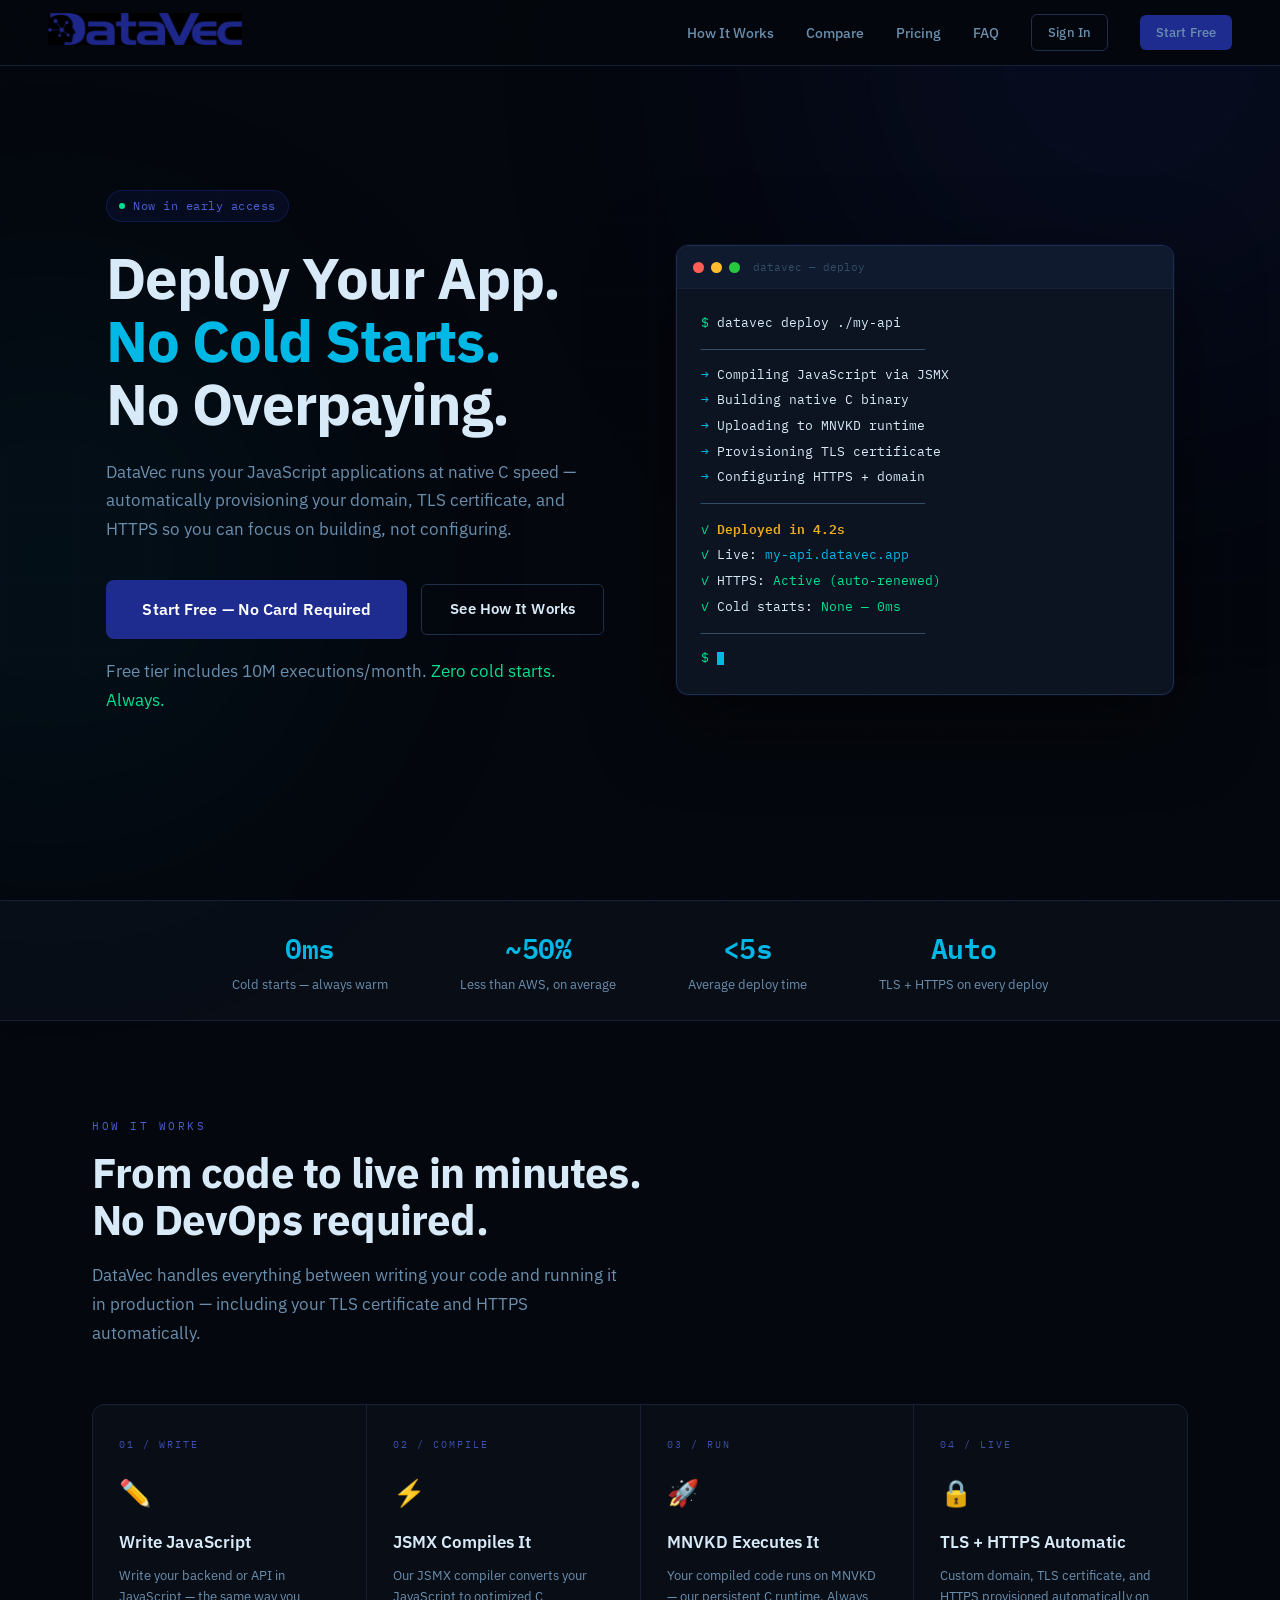
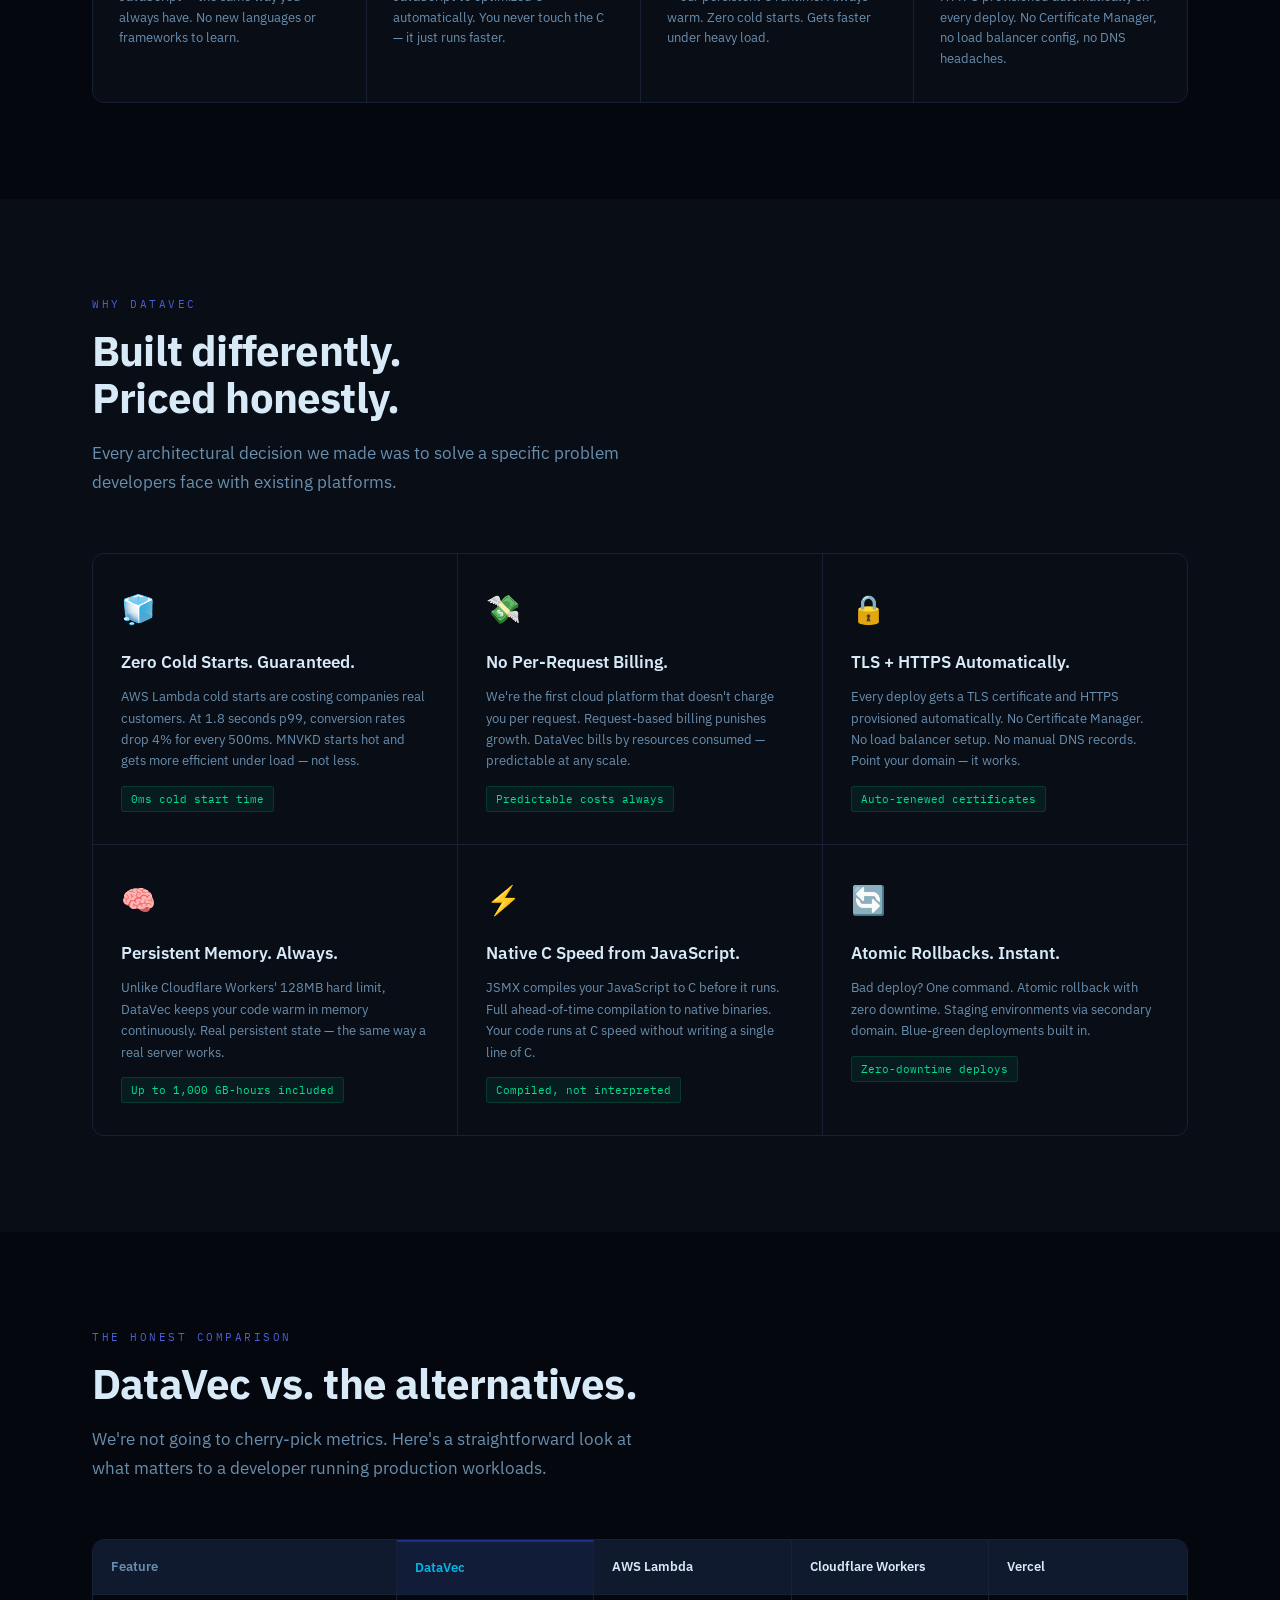
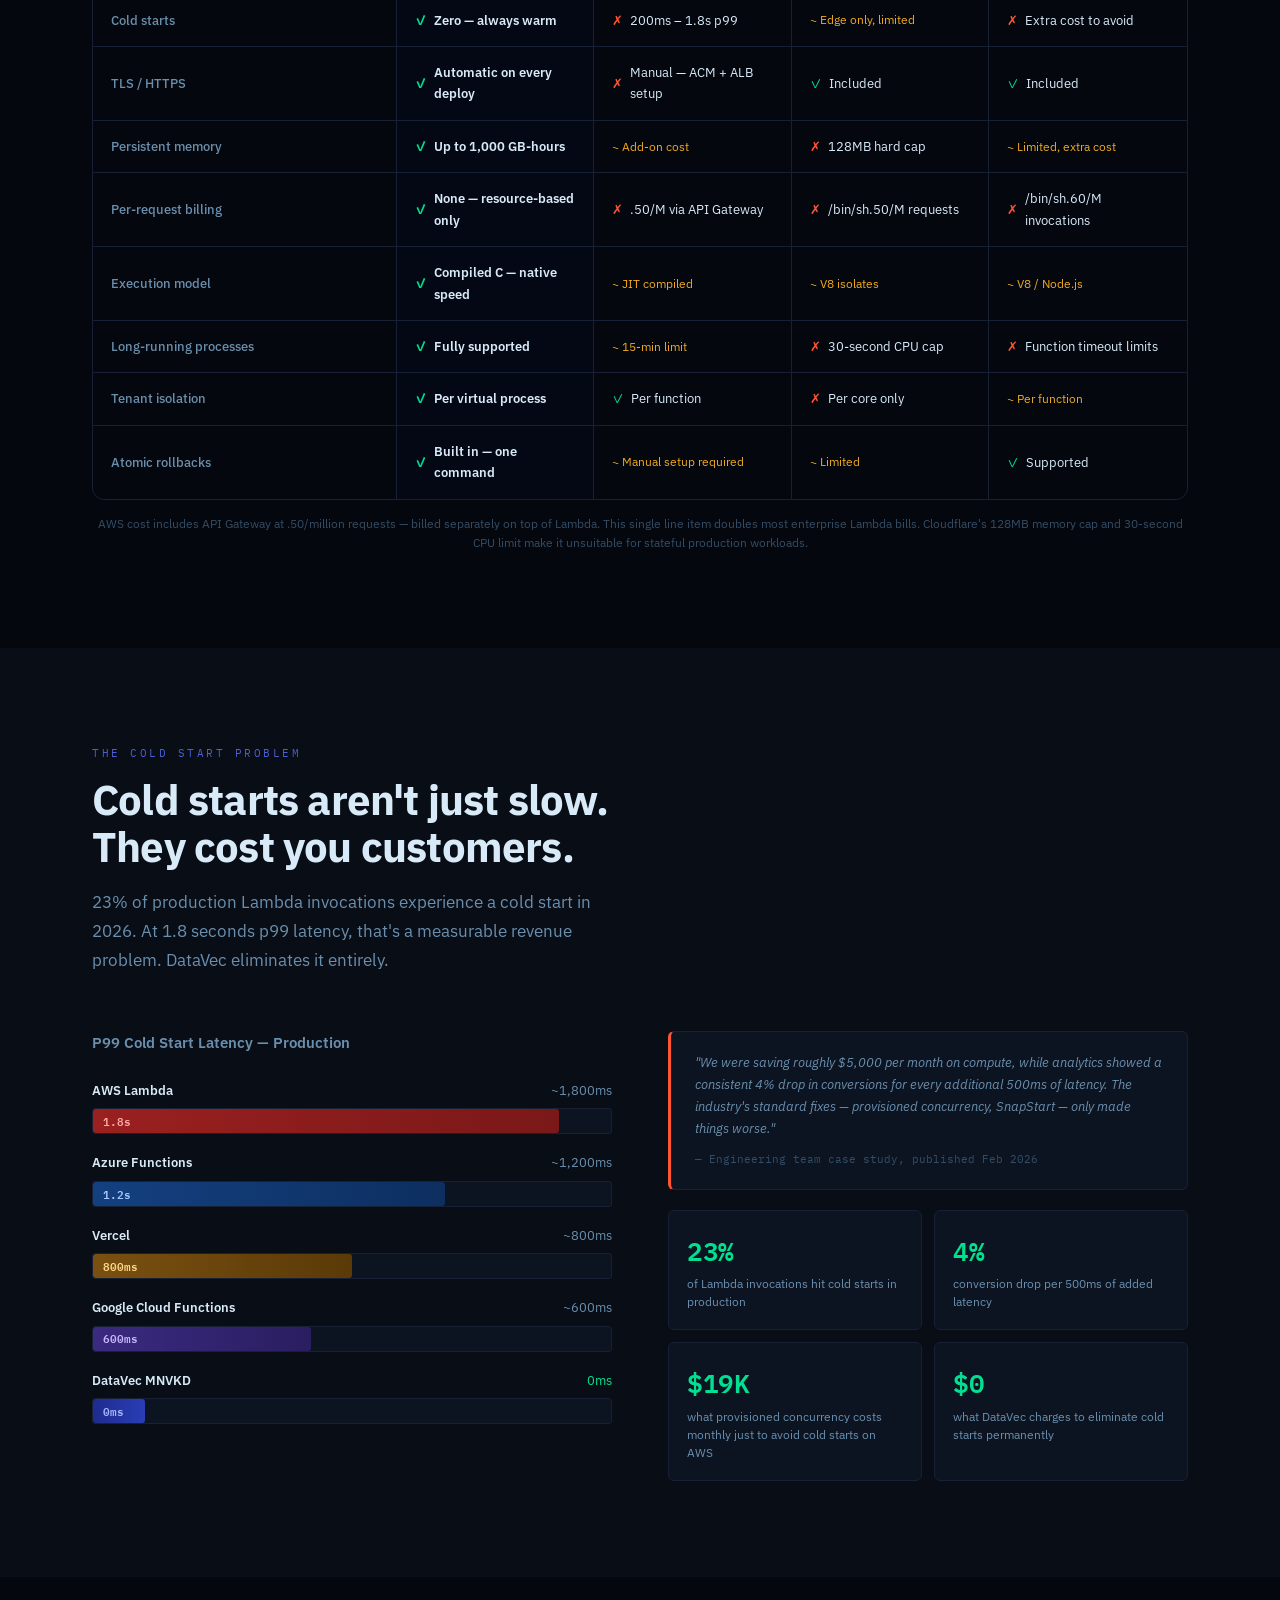
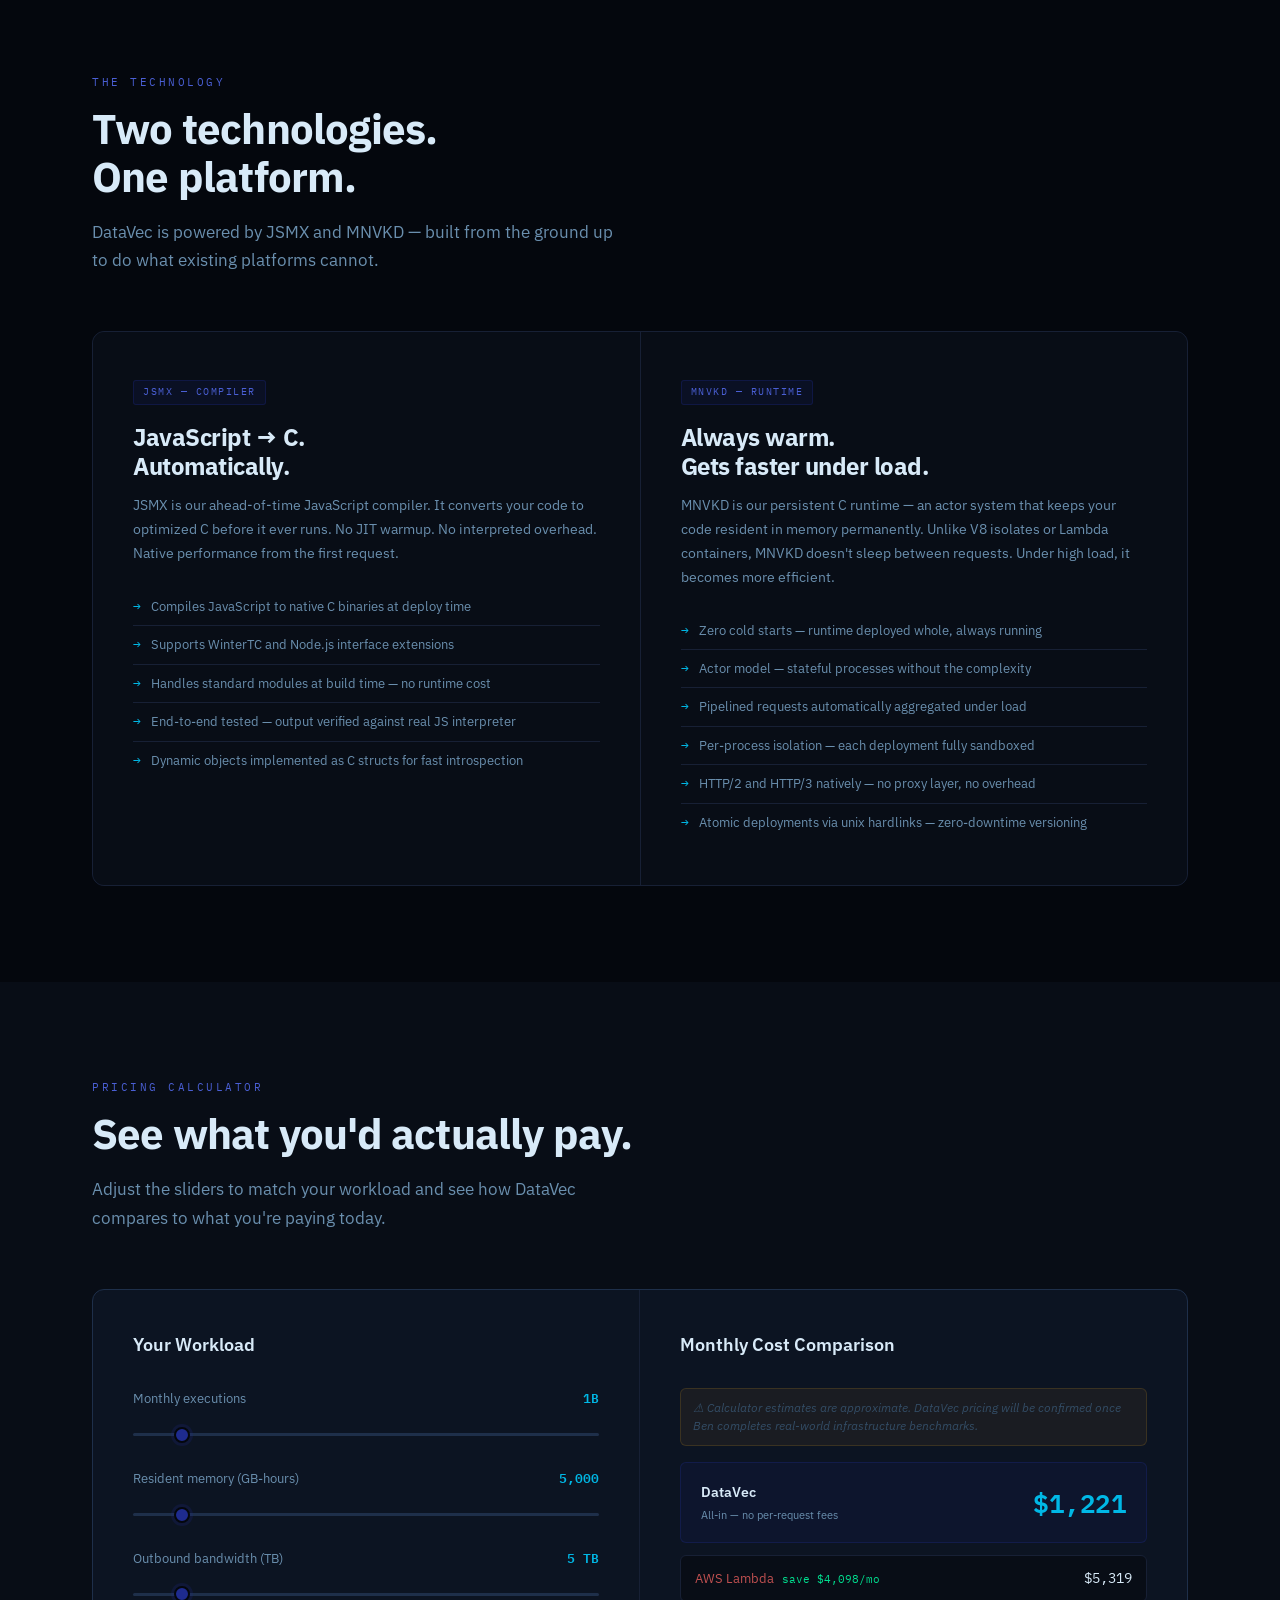
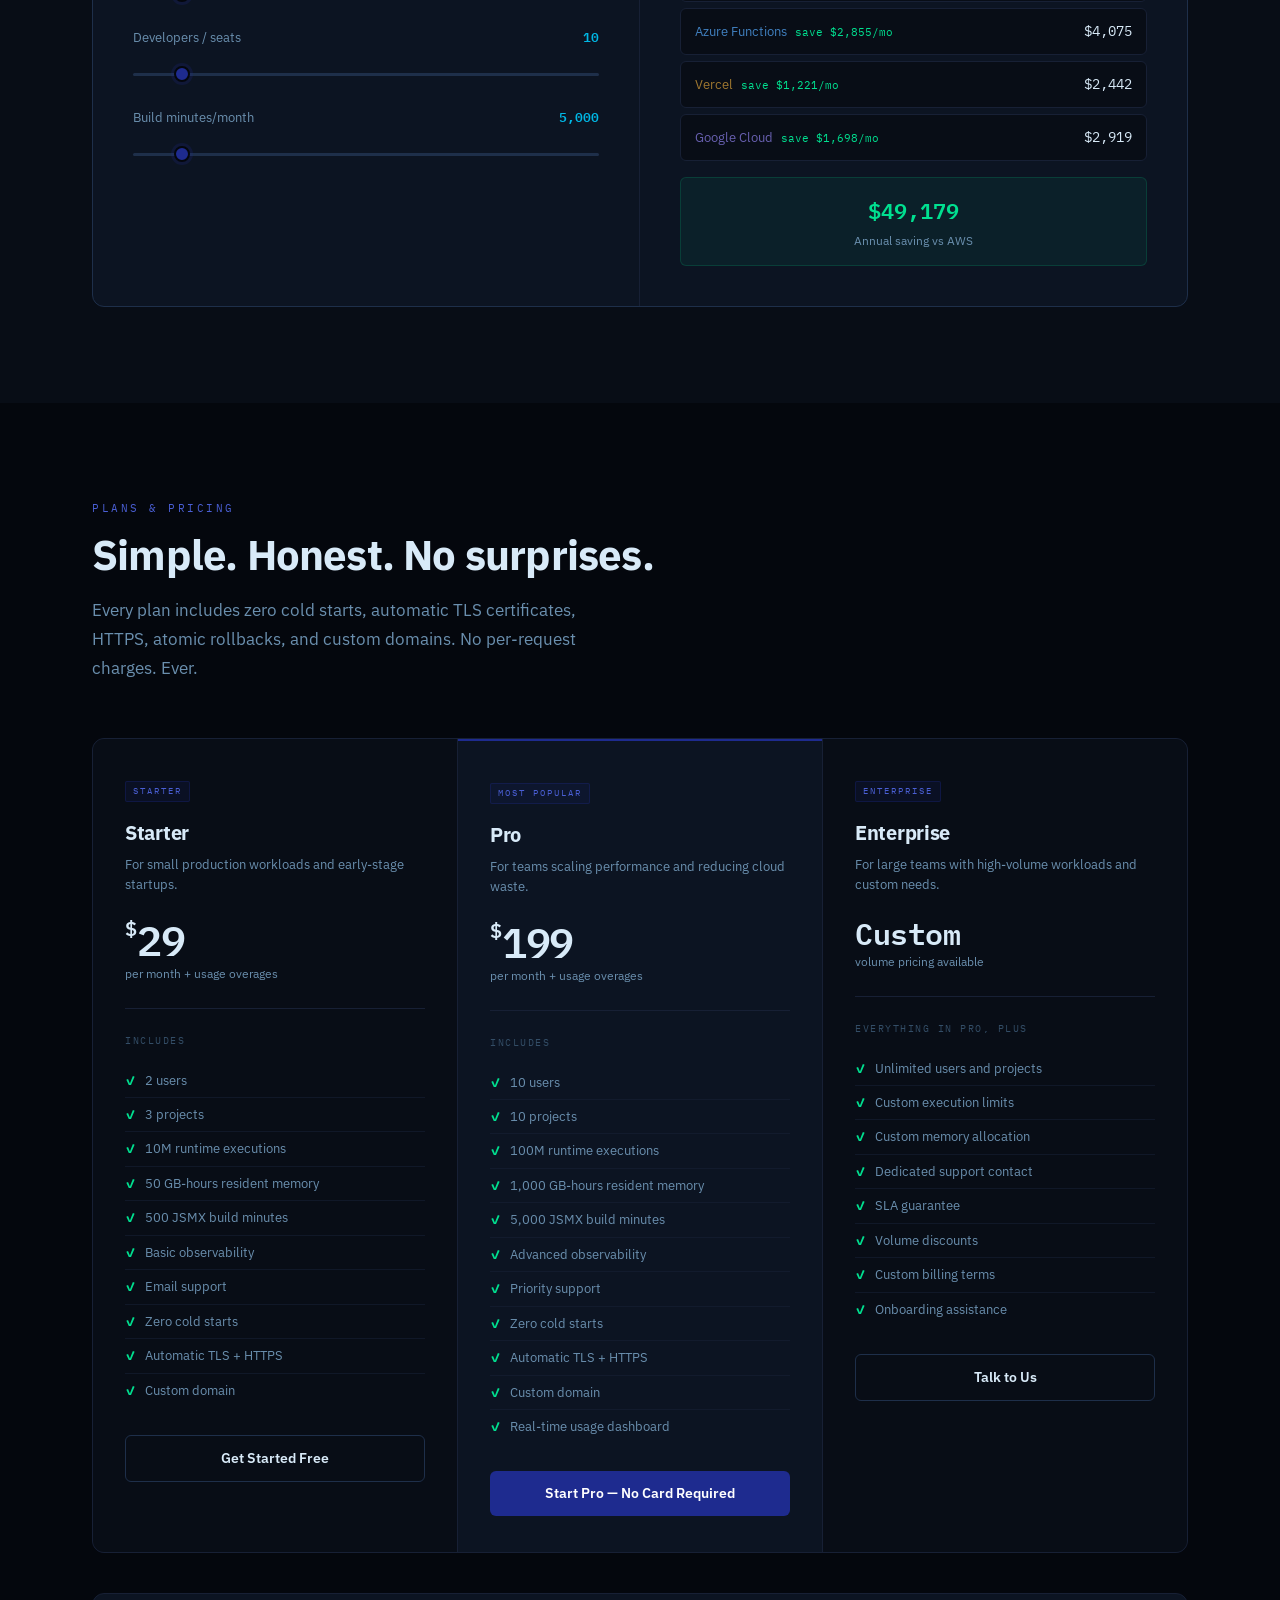
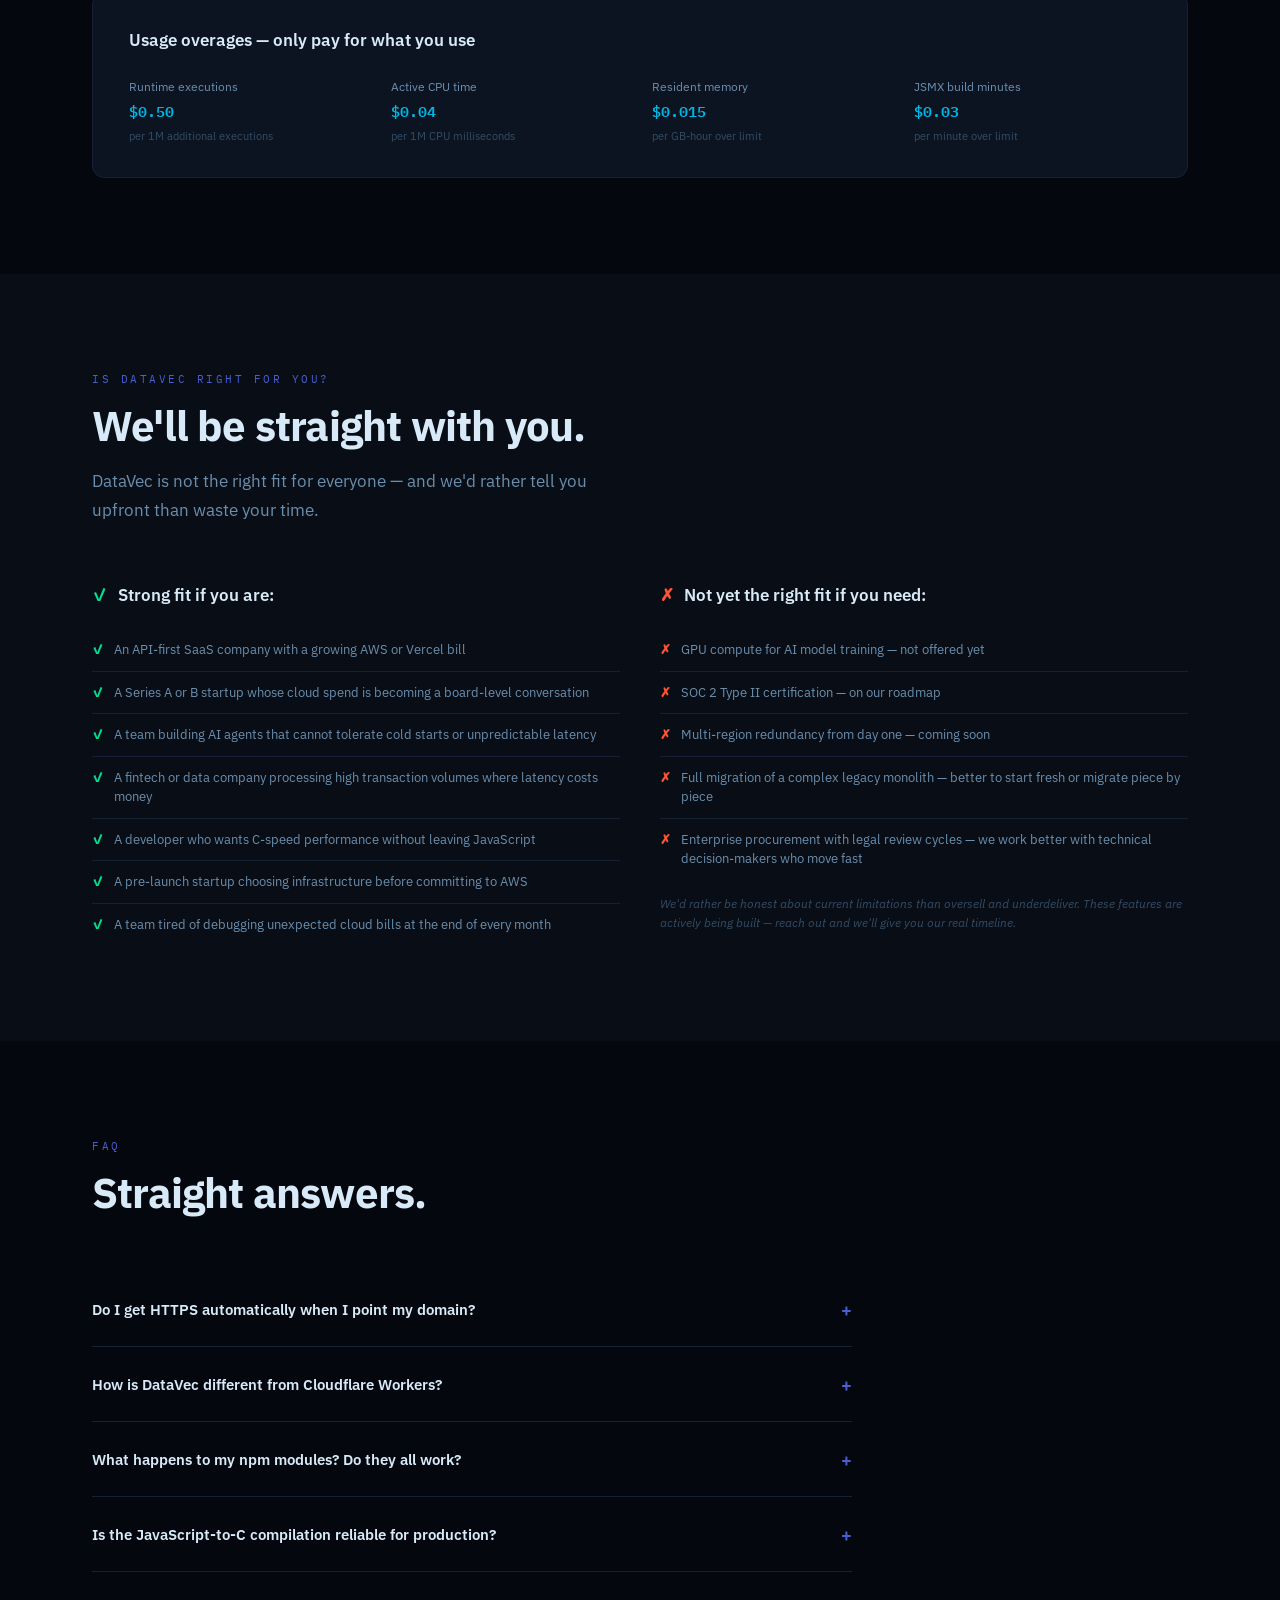
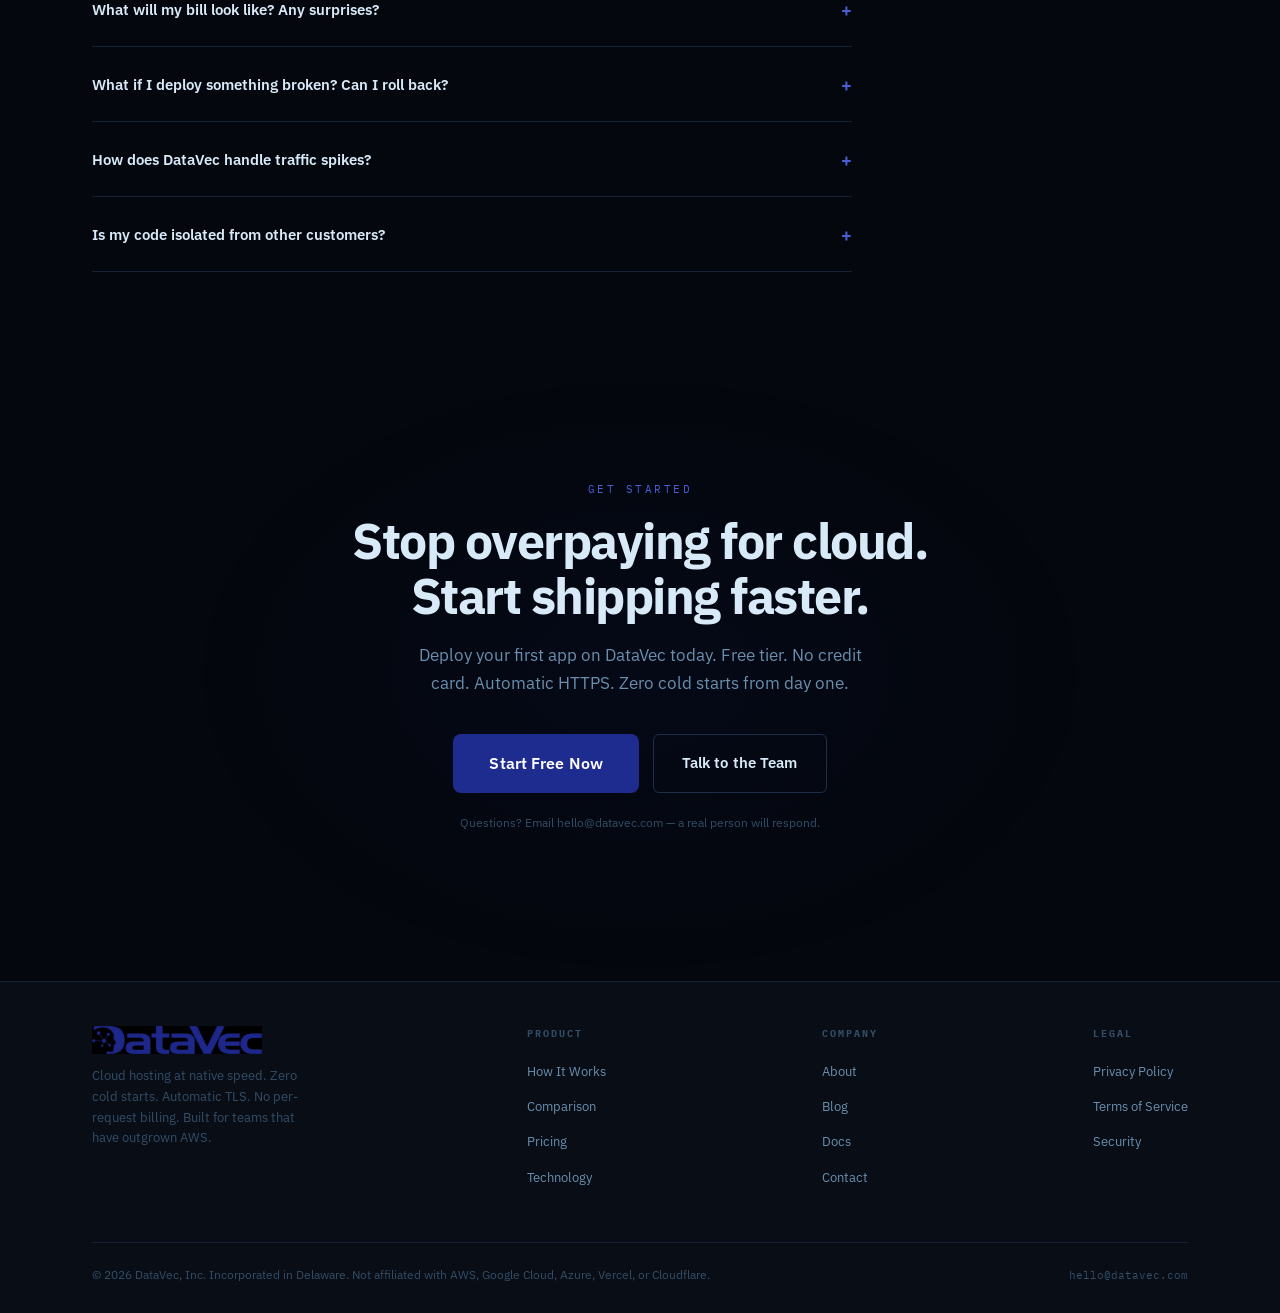
<file: v5/index.html>
<!DOCTYPE html>
<html lang="en">
<head>
<meta charset="UTF-8" />
<meta name="viewport" content="width=device-width, initial-scale=1.0" />
<title>DataVec — Cloud Hosting at Native Speed</title>
<link href="https://fonts.googleapis.com/css2?family=IBM+Plex+Sans:wght@300;400;500;600;700&family=IBM+Plex+Mono:wght@400;500;600&display=swap" rel="stylesheet" />
<style>
:root {
  --bg: #04070d;
  --bg2: #080d16;
  --surface: #0c1422;
  --surface2: #101a2e;
  --border: #172035;
  --border2: #1e2f4a;
  --accent: #00b8e6;
  --accent2: #00e090;
  --accent3: #ff5533;
  --brand: #1E2B8F;
  --brand2: #2a3db5;
  --brand-light: #4a5fd4;
  --warn: #f0aa20;
  --text: #d8eaf8;
  --text2: #6a8fae;
  --text3: #334d66;
  --mono: 'IBM Plex Mono', monospace;
  --body: 'IBM Plex Sans', sans-serif;
  --radius: 6px;
  --radius-lg: 12px;
}
* { margin:0; padding:0; box-sizing:border-box; }
html { scroll-behavior:smooth; }
body { background:var(--bg); color:var(--text); font-family:var(--body); font-size:16px; line-height:1.65; overflow-x:hidden; }
body::before { content:''; position:fixed; inset:0; background-image:linear-gradient(rgba(30,43,143,0.04) 1px,transparent 1px),linear-gradient(90deg,rgba(30,43,143,0.04) 1px,transparent 1px); background-size:72px 72px; pointer-events:none; z-index:0; }
.orb { position:fixed; border-radius:50%; filter:blur(140px); pointer-events:none; z-index:0; }
.orb-1 { width:700px; height:700px; background:#1E2B8F; top:-300px; right:-200px; opacity:0.15; }
.orb-2 { width:500px; height:500px; background:#00b8e6; bottom:10%; left:-200px; opacity:0.07; }
.container { max-width:1160px; margin:0 auto; padding:0 32px; position:relative; z-index:1; }
section { position:relative; z-index:1; }

/* NAV */
nav { position:fixed; top:0; left:0; right:0; z-index:100; padding:0 48px; height:66px; display:flex; align-items:center; justify-content:space-between; background:rgba(4,7,13,0.92); backdrop-filter:blur(20px); border-bottom:1px solid var(--border); }
.nav-logo img { height:32px; width:auto; display:block; }
.nav-links { display:flex; gap:32px; list-style:none; align-items:center; }
.nav-links a { color:var(--text2); text-decoration:none; font-size:14px; font-weight:500; transition:color 0.15s; }
.nav-links a:hover { color:var(--text); }
.btn { display:inline-flex; align-items:center; gap:8px; padding:9px 20px; border-radius:var(--radius); font-family:var(--body); font-size:14px; font-weight:600; cursor:pointer; text-decoration:none; transition:all 0.15s; border:none; letter-spacing:0.1px; }
.btn-primary { background:var(--brand); color:#fff; }
.btn-primary:hover { background:var(--brand2); transform:translateY(-1px); }
.btn-outline { background:transparent; color:var(--text); border:1px solid var(--border2); }
.btn-outline:hover { border-color:var(--accent); color:var(--accent); }
.btn-lg { padding:12px 28px; font-size:15px; }
.btn-xl { padding:16px 36px; font-size:16px; border-radius:8px; }

/* HERO */
.hero { min-height:100vh; display:flex; align-items:center; padding:120px 0 80px; }
.hero-inner { max-width:1160px; margin:0 auto; padding:0 32px; display:grid; grid-template-columns:1fr 1fr; gap:72px; align-items:center; }
.hero-badge { display:inline-flex; align-items:center; gap:8px; padding:5px 12px; background:rgba(30,43,143,0.15); border:1px solid rgba(30,43,143,0.4); border-radius:100px; font-size:12px; color:var(--brand-light); font-family:var(--mono); margin-bottom:24px; letter-spacing:0.5px; }
.hero-badge-dot { width:6px; height:6px; background:var(--accent2); border-radius:50%; animation:pulse 2s infinite; }
@keyframes pulse { 0%,100%{opacity:1}50%{opacity:0.3} }
.hero h1 { font-family:var(--body); font-size:clamp(38px,4.5vw,58px); font-weight:700; line-height:1.1; letter-spacing:-1px; margin-bottom:22px; color:var(--text); }
.hero h1 em { font-style:normal; color:var(--accent); }
.hero p { font-size:17px; color:var(--text2); line-height:1.7; margin-bottom:36px; max-width:480px; }
.hero-cta { display:flex; gap:14px; align-items:center; flex-wrap:wrap; }
.hero-note { font-size:13px; color:var(--text3); margin-top:18px; }
.hero-note span { color:var(--accent2); }

/* TERMINAL */
.terminal { background:var(--surface); border:1px solid var(--border2); border-radius:var(--radius-lg); overflow:hidden; font-family:var(--mono); font-size:13px; box-shadow:0 24px 80px rgba(0,0,0,0.5),0 0 0 1px rgba(30,43,143,0.2); }
.terminal-bar { padding:12px 16px; background:var(--surface2); border-bottom:1px solid var(--border); display:flex; align-items:center; gap:7px; }
.dot { width:11px; height:11px; border-radius:50%; }
.dot-r { background:#ff5f57; } .dot-y { background:#febc2e; } .dot-g { background:#28c840; }
.terminal-title { color:var(--text3); font-size:11px; margin-left:6px; }
.terminal-body { padding:22px 24px; line-height:1.9; }
.terminal-line { margin-bottom:1px; }
.t-prompt { color:var(--accent2); } .t-cmd { color:var(--text); } .t-dim { color:var(--text3); }
.t-success { color:var(--accent2); } .t-info { color:var(--accent); } .t-highlight { color:var(--warn); font-weight:600; }
.cursor { display:inline-block; width:7px; height:13px; background:var(--accent); vertical-align:middle; animation:blink 1.1s infinite; }
@keyframes blink { 0%,100%{opacity:1}50%{opacity:0} }

/* STAT STRIP */
.stat-strip { border-top:1px solid var(--border); border-bottom:1px solid var(--border); background:var(--bg2); padding:24px 0; }
.stat-strip-inner { display:flex; justify-content:center; gap:72px; flex-wrap:wrap; }
.stat-item { text-align:center; }
.stat-num { font-family:var(--mono); font-size:28px; font-weight:600; color:var(--accent); display:block; letter-spacing:-0.5px; }
.stat-label { font-size:13px; color:var(--text2); margin-top:3px; }

/* SECTION HEADERS */
.section-label { font-family:var(--mono); font-size:11px; color:var(--brand-light); letter-spacing:2.5px; text-transform:uppercase; margin-bottom:14px; }
.section-title { font-family:var(--body); font-size:clamp(28px,3.5vw,42px); font-weight:700; letter-spacing:-0.8px; line-height:1.12; margin-bottom:18px; }
.section-sub { font-size:17px; color:var(--text2); max-width:540px; line-height:1.7; }

/* HOW IT WORKS */
.how { padding:96px 0; }
.steps { display:grid; grid-template-columns:repeat(4,1fr); gap:1px; margin-top:56px; background:var(--border); border:1px solid var(--border); border-radius:var(--radius-lg); overflow:hidden; }
.step { background:var(--bg2); padding:32px 26px; transition:background 0.15s; }
.step:hover { background:var(--surface); }
.step-num { font-family:var(--mono); font-size:10px; color:var(--brand-light); letter-spacing:2px; margin-bottom:18px; opacity:0.8; }
.step-icon { font-size:26px; margin-bottom:14px; display:block; }
.step h3 { font-size:17px; font-weight:600; margin-bottom:10px; }
.step p { font-size:13px; color:var(--text2); line-height:1.6; }

/* WHY */
.why { padding:96px 0; background:var(--bg2); }
.cards { display:grid; grid-template-columns:repeat(3,1fr); gap:1px; margin-top:56px; background:var(--border); border:1px solid var(--border); border-radius:var(--radius-lg); overflow:hidden; }
.card { background:var(--bg2); padding:32px 28px; transition:background 0.15s; }
.card:hover { background:var(--surface); }
.card-icon { font-size:28px; margin-bottom:16px; display:block; }
.card h3 { font-size:17px; font-weight:600; margin-bottom:10px; }
.card p { font-size:13px; color:var(--text2); line-height:1.65; }
.card-highlight { display:inline-block; margin-top:14px; font-family:var(--mono); font-size:11px; color:var(--accent2); background:rgba(0,224,144,0.07); border:1px solid rgba(0,224,144,0.15); padding:3px 9px; border-radius:3px; }

/* COMPARISON */
.compare { padding:96px 0; }
.compare-table { margin-top:56px; border:1px solid var(--border); border-radius:var(--radius-lg); overflow:hidden; }
.compare-row { display:grid; grid-template-columns:2fr 1.3fr 1.3fr 1.3fr 1.3fr; border-bottom:1px solid var(--border); }
.compare-row:last-child { border-bottom:none; }
.compare-header { background:var(--surface2); }
.compare-cell { padding:15px 18px; font-size:13px; display:flex; align-items:center; gap:7px; border-right:1px solid var(--border); }
.compare-cell:last-child { border-right:none; }
.compare-header .compare-cell { font-size:13px; font-weight:600; }
.compare-header .compare-cell:nth-child(2) { background:rgba(30,43,143,0.12); color:var(--accent); border-top:2px solid var(--brand); }
.compare-row:not(.compare-header):hover { background:var(--surface); }
.compare-feature { color:var(--text2); font-weight:500; }
.check { color:var(--accent2); } .cross { color:var(--accent3); } .partial { color:var(--warn); font-size:12px; }
.dv-cell { background:rgba(30,43,143,0.06); font-weight:600; color:var(--text); }
.compare-note { margin-top:14px; font-size:12px; color:var(--text3); text-align:center; line-height:1.6; }

/* COLD START */
.coldstart { padding:96px 0; background:var(--bg2); }
.cs-grid { display:grid; grid-template-columns:1fr 1fr; gap:56px; margin-top:56px; align-items:start; }
.cs-bar-item { margin-bottom:18px; }
.cs-bar-label { display:flex; justify-content:space-between; font-size:13px; color:var(--text2); margin-bottom:7px; }
.cs-bar-label strong { color:var(--text); font-weight:600; }
.cs-bar-track { height:26px; background:var(--surface); border-radius:3px; overflow:hidden; border:1px solid var(--border); }
.cs-bar-fill { height:100%; border-radius:3px; display:flex; align-items:center; padding-left:10px; font-family:var(--mono); font-size:11px; font-weight:600; }
.fill-aws { background:linear-gradient(90deg,#9b2020,#7a1818); color:#ffaaaa; width:90%; }
.fill-azure { background:linear-gradient(90deg,#144080,#0d2f60); color:#aac8ff; width:68%; }
.fill-vercel { background:linear-gradient(90deg,#7a5010,#5a3a08); color:#ffd88a; width:50%; }
.fill-gcp { background:linear-gradient(90deg,#3a2a80,#2a1e60); color:#c8b8ff; width:42%; }
.fill-dv { background:linear-gradient(90deg,#1E2B8F,#2a3db5); color:#aab8ff; width:3%; min-width:52px; }
.cs-quote { background:var(--surface); border:1px solid var(--border); border-left:3px solid var(--accent3); border-radius:var(--radius); padding:20px 24px; margin-bottom:20px; }
.cs-quote p { font-size:13px; color:var(--text2); line-height:1.7; font-style:italic; }
.cs-quote cite { display:block; margin-top:10px; font-size:11px; color:var(--text3); font-style:normal; font-family:var(--mono); }
.cs-stat-row { display:grid; grid-template-columns:1fr 1fr; gap:12px; }
.cs-stat { background:var(--surface); border:1px solid var(--border); border-radius:var(--radius); padding:18px; }
.cs-stat-num { font-family:var(--mono); font-size:26px; font-weight:600; color:var(--accent2); display:block; letter-spacing:-0.5px; }
.cs-stat-label { font-size:12px; color:var(--text2); margin-top:4px; line-height:1.5; }

/* TECH */
.tech { padding:96px 0; }
.tech-grid { display:grid; grid-template-columns:1fr 1fr; gap:1px; margin-top:56px; background:var(--border); border:1px solid var(--border); border-radius:var(--radius-lg); overflow:hidden; }
.tech-card { background:var(--bg2); padding:44px 40px; }
.tech-tag { display:inline-block; font-family:var(--mono); font-size:10px; color:var(--brand-light); background:rgba(30,43,143,0.12); border:1px solid rgba(30,43,143,0.3); padding:3px 9px; border-radius:3px; margin-bottom:18px; letter-spacing:1.5px; }
.tech-card h3 { font-size:24px; font-weight:700; letter-spacing:-0.5px; margin-bottom:14px; line-height:1.2; }
.tech-card p { font-size:14px; color:var(--text2); line-height:1.7; margin-bottom:22px; }
.tech-list { list-style:none; }
.tech-list li { font-size:13px; color:var(--text2); padding:8px 0; border-bottom:1px solid var(--border); display:flex; align-items:flex-start; gap:10px; }
.tech-list li:last-child { border-bottom:none; }
.tech-list li::before { content:'→'; color:var(--accent); flex-shrink:0; font-family:var(--mono); }

/* CALCULATOR */
.calculator { padding:96px 0; background:var(--bg2); }
.calc-wrap { margin-top:56px; background:var(--surface); border:1px solid var(--border2); border-radius:var(--radius-lg); overflow:hidden; }
.calc-top { display:grid; grid-template-columns:1fr 1fr; }
.calc-inputs { padding:40px; border-right:1px solid var(--border); }
.calc-inputs h3 { font-size:18px; font-weight:600; margin-bottom:28px; }
.slider-group { margin-bottom:24px; }
.slider-label { display:flex; justify-content:space-between; align-items:baseline; margin-bottom:8px; font-size:13px; color:var(--text2); }
.slider-val { font-family:var(--mono); font-size:13px; color:var(--accent); font-weight:600; }
input[type=range] { width:100%; height:3px; -webkit-appearance:none; background:var(--border2); border-radius:2px; outline:none; }
input[type=range]::-webkit-slider-thumb { -webkit-appearance:none; width:16px; height:16px; border-radius:50%; background:var(--brand); cursor:pointer; border:2px solid var(--bg); box-shadow:0 0 0 3px rgba(30,43,143,0.2); }
.calc-results { padding:40px; }
.calc-results h3 { font-size:18px; font-weight:600; margin-bottom:28px; }
.calc-note { font-size:12px; color:var(--text3); margin-bottom:16px; font-style:italic; line-height:1.5; padding:10px 12px; background:rgba(240,170,32,0.06); border:1px solid rgba(240,170,32,0.15); border-radius:var(--radius); }
.result-dv { background:rgba(30,43,143,0.1); border:1px solid rgba(30,43,143,0.3); border-radius:var(--radius); padding:18px 20px; margin-bottom:12px; display:flex; justify-content:space-between; align-items:center; }
.result-dv-label { font-size:14px; font-weight:600; }
.result-dv-sub { font-size:11px; color:var(--text2); margin-top:2px; }
.result-dv-price { font-family:var(--mono); font-size:26px; font-weight:600; color:var(--accent); letter-spacing:-0.5px; }
.result-competitor { display:flex; justify-content:space-between; align-items:center; padding:11px 14px; border-radius:var(--radius); margin-bottom:6px; background:var(--bg2); border:1px solid var(--border); }
.result-comp-left { display:flex; align-items:center; gap:8px; }
.result-comp-label { font-size:13px; color:var(--text2); }
.result-saving { font-size:11px; color:var(--accent2); font-family:var(--mono); }
.result-comp-price { font-family:var(--mono); font-size:14px; color:var(--text); }
.result-annual { margin-top:16px; padding:14px; background:rgba(0,224,144,0.06); border:1px solid rgba(0,224,144,0.15); border-radius:var(--radius); text-align:center; }
.result-annual-num { font-family:var(--mono); font-size:22px; font-weight:600; color:var(--accent2); display:block; }
.result-annual-label { font-size:12px; color:var(--text2); margin-top:2px; }

/* PRICING */
.pricing { padding:96px 0; }
.pricing-grid { display:grid; grid-template-columns:repeat(3,1fr); gap:1px; margin-top:56px; background:var(--border); border:1px solid var(--border); border-radius:var(--radius-lg); overflow:hidden; }
.plan { background:var(--bg2); padding:36px 32px; }
.plan-featured { background:var(--surface); border-top:2px solid var(--brand); }
.plan-badge { display:inline-block; font-family:var(--mono); font-size:9px; color:var(--brand-light); background:rgba(30,43,143,0.12); border:1px solid rgba(30,43,143,0.3); padding:2px 7px; border-radius:2px; letter-spacing:2px; text-transform:uppercase; margin-bottom:14px; }
.plan-name { font-size:20px; font-weight:700; letter-spacing:-0.3px; margin-bottom:6px; }
.plan-desc { font-size:13px; color:var(--text2); margin-bottom:24px; line-height:1.5; }
.plan-price { font-family:var(--mono); font-size:42px; font-weight:600; letter-spacing:-1.5px; margin-bottom:4px; line-height:1; }
.plan-price sup { font-size:20px; vertical-align:top; margin-top:6px; letter-spacing:0; }
.plan-period { font-size:12px; color:var(--text2); margin-bottom:24px; }
.plan-divider { border:none; border-top:1px solid var(--border); margin:24px 0; }
.plan-includes { font-size:10px; color:var(--text3); text-transform:uppercase; letter-spacing:1.5px; font-family:var(--mono); margin-bottom:14px; }
.plan-features { list-style:none; }
.plan-features li { font-size:13px; color:var(--text2); padding:6px 0; display:flex; align-items:flex-start; gap:9px; border-bottom:1px solid rgba(23,32,53,0.6); }
.plan-features li:last-child { border-bottom:none; }
.plan-features li::before { content:'✓'; color:var(--accent2); flex-shrink:0; font-weight:700; font-size:12px; margin-top:1px; }
.plan-cta { display:block; text-align:center; margin-top:28px; padding:11px; border-radius:var(--radius); font-weight:600; font-size:14px; text-decoration:none; transition:all 0.15s; }
.plan-cta-primary { background:var(--brand); color:#fff; }
.plan-cta-primary:hover { background:var(--brand2); }
.plan-cta-outline { border:1px solid var(--border2); color:var(--text); }
.plan-cta-outline:hover { border-color:var(--brand-light); color:var(--brand-light); }
.overage-note { margin-top:40px; background:var(--surface); border:1px solid var(--border); border-radius:var(--radius-lg); padding:32px 36px; }
.overage-note h3 { font-size:17px; font-weight:600; margin-bottom:22px; }
.overage-grid { display:grid; grid-template-columns:repeat(4,1fr); gap:24px; }
.overage-metric { font-size:12px; color:var(--text2); margin-bottom:4px; }
.overage-price { font-family:var(--mono); font-size:15px; color:var(--accent); font-weight:600; }
.overage-unit { font-size:11px; color:var(--text3); margin-top:2px; }

/* WHO */
.who { padding:96px 0; background:var(--bg2); }
.who-grid { display:grid; grid-template-columns:1fr 1fr; gap:40px; margin-top:56px; }
.who-fits h3, .who-not h3 { font-size:17px; font-weight:600; margin-bottom:20px; display:flex; align-items:center; gap:10px; }
.who-list { list-style:none; }
.who-list li { padding:11px 0; font-size:13px; color:var(--text2); border-bottom:1px solid var(--border); display:flex; align-items:flex-start; gap:10px; line-height:1.5; }
.who-list li:last-child { border-bottom:none; }
.who-check { color:var(--accent2); flex-shrink:0; font-weight:700; }
.who-cross { color:var(--accent3); flex-shrink:0; font-weight:700; }
.who-note { margin-top:14px; font-size:12px; color:var(--text3); line-height:1.6; font-style:italic; }

/* FAQ */
.faq { padding:96px 0; }
.faq-list { margin-top:56px; max-width:760px; }
.faq-item { border-bottom:1px solid var(--border); }
.faq-q { width:100%; background:none; border:none; text-align:left; padding:22px 0; font-family:var(--body); font-size:15px; font-weight:600; color:var(--text); cursor:pointer; display:flex; justify-content:space-between; align-items:center; gap:16px; }
.faq-q:hover { color:var(--accent); }
.faq-icon { color:var(--brand-light); font-size:18px; flex-shrink:0; transition:transform 0.2s; font-family:var(--mono); }
.faq-a { max-height:0; overflow:hidden; transition:max-height 0.3s ease; }
.faq-a-inner { padding:0 0 22px; font-size:14px; color:var(--text2); line-height:1.75; }
.faq-item.open .faq-icon { transform:rotate(45deg); }
.faq-item.open .faq-a { max-height:400px; }

/* CTA */
.cta-section { padding:112px 0; text-align:center; position:relative; overflow:hidden; }
.cta-section::before { content:''; position:absolute; inset:0; background:radial-gradient(ellipse 50% 70% at 50% 50%,rgba(30,43,143,0.08) 0%,transparent 70%); pointer-events:none; }
.cta-section h2 { font-size:clamp(32px,4vw,50px); font-weight:700; letter-spacing:-1.5px; margin-bottom:18px; line-height:1.1; }
.cta-section p { font-size:17px; color:var(--text2); max-width:480px; margin:0 auto 36px; line-height:1.7; }
.cta-row { display:flex; gap:14px; justify-content:center; flex-wrap:wrap; }

/* FOOTER */
footer { border-top:1px solid var(--border); background:var(--bg2); padding:44px 0 28px; }
.footer-inner { display:flex; justify-content:space-between; align-items:flex-start; gap:48px; flex-wrap:wrap; margin-bottom:44px; }
.footer-logo img { height:28px; width:auto; display:block; margin-bottom:12px; }
.footer-brand p { font-size:13px; color:var(--text3); max-width:220px; line-height:1.6; }
.footer-links-group h4 { font-size:10px; color:var(--text3); text-transform:uppercase; letter-spacing:2px; font-family:var(--mono); margin-bottom:14px; }
.footer-links-group ul { list-style:none; }
.footer-links-group li { margin-bottom:9px; }
.footer-links-group a { font-size:13px; color:var(--text2); text-decoration:none; transition:color 0.15s; }
.footer-links-group a:hover { color:var(--accent); }
.footer-bottom { border-top:1px solid var(--border); padding-top:22px; display:flex; justify-content:space-between; align-items:center; flex-wrap:wrap; gap:14px; }
.footer-bottom p { font-size:12px; color:var(--text3); }

@media(max-width:900px){
  nav{padding:0 20px;} .nav-links{display:none;}
  .hero-inner{grid-template-columns:1fr;gap:40px;padding:0 20px;}
  .steps{grid-template-columns:1fr 1fr;} .cards{grid-template-columns:1fr;}
  .compare-row{grid-template-columns:1.5fr 1fr 1fr;}
  .compare-row .compare-cell:nth-child(4),.compare-row .compare-cell:nth-child(5){display:none;}
  .cs-grid{grid-template-columns:1fr;} .tech-grid{grid-template-columns:1fr;}
  .calc-top{grid-template-columns:1fr;} .calc-inputs{border-right:none;border-bottom:1px solid var(--border);}
  .pricing-grid{grid-template-columns:1fr;} .overage-grid{grid-template-columns:1fr 1fr;}
  .who-grid{grid-template-columns:1fr;} .stat-strip-inner{gap:36px;} .container{padding:0 20px;}
}
</style>
</head>
<body>
<div class="orb orb-1"></div>
<div class="orb orb-2"></div>

<!-- NAV -->
<nav>
  <a href="#"><img src="[data-uri]" alt="DataVec" style="height:32px;width:auto;" /></a>
  <ul class="nav-links">
    <li><a href="#how">How It Works</a></li>
    <li><a href="#compare">Compare</a></li>
    <li><a href="#pricing">Pricing</a></li>
    <li><a href="#faq">FAQ</a></li>
    <li><a href="#" class="btn btn-outline" style="padding:7px 16px;font-size:13px;">Sign In</a></li>
    <li><a href="#pricing" class="btn btn-primary" style="padding:7px 16px;font-size:13px;">Start Free</a></li>
  </ul>
</nav>

<!-- HERO -->
<section class="hero">
  <div class="hero-inner">
    <div>
      <div class="hero-badge"><div class="hero-badge-dot"></div>Now in early access</div>
      <h1>Deploy Your App.<br><em>No Cold Starts.</em><br>No Overpaying.</h1>
      <p>DataVec runs your JavaScript applications at native C speed — automatically provisioning your domain, TLS certificate, and HTTPS so you can focus on building, not configuring.</p>
      <div class="hero-cta">
        <a href="#pricing" class="btn btn-primary btn-xl">Start Free — No Card Required</a>
        <a href="#how" class="btn btn-outline btn-lg">See How It Works</a>
      </div>
      <p class="hero-note">Free tier includes 10M executions/month. <span>Zero cold starts. Always.</span></p>
    </div>
    <div>
      <div class="terminal">
        <div class="terminal-bar">
          <div class="dot dot-r"></div><div class="dot dot-y"></div><div class="dot dot-g"></div>
          <span class="terminal-title">datavec — deploy</span>
        </div>
        <div class="terminal-body">
          <div class="terminal-line"><span class="t-prompt">$</span> <span class="t-cmd">datavec deploy ./my-api</span></div>
          <div class="terminal-line t-dim">────────────────────────────</div>
          <div class="terminal-line"><span class="t-info">→</span> Compiling JavaScript via JSMX</div>
          <div class="terminal-line"><span class="t-info">→</span> Building native C binary</div>
          <div class="terminal-line"><span class="t-info">→</span> Uploading to MNVKD runtime</div>
          <div class="terminal-line"><span class="t-info">→</span> Provisioning TLS certificate</div>
          <div class="terminal-line"><span class="t-info">→</span> Configuring HTTPS + domain</div>
          <div class="terminal-line t-dim">────────────────────────────</div>
          <div class="terminal-line"><span class="t-success">✓</span> <span class="t-highlight">Deployed in 4.2s</span></div>
          <div class="terminal-line"><span class="t-success">✓</span> Live: <span class="t-info">my-api.datavec.app</span></div>
          <div class="terminal-line"><span class="t-success">✓</span> HTTPS: <span class="t-success">Active (auto-renewed)</span></div>
          <div class="terminal-line"><span class="t-success">✓</span> Cold starts: <span class="t-success">None — 0ms</span></div>
          <div class="terminal-line t-dim">────────────────────────────</div>
          <div class="terminal-line"><span class="t-prompt">$</span> <span class="cursor"></span></div>
        </div>
      </div>
    </div>
  </div>
</section>

<!-- STAT STRIP -->
<div class="stat-strip">
  <div class="stat-strip-inner">
    <div class="stat-item"><span class="stat-num">0ms</span><div class="stat-label">Cold starts — always warm</div></div>
    <div class="stat-item"><span class="stat-num">~50%</span><div class="stat-label">Less than AWS, on average</div></div>
    <div class="stat-item"><span class="stat-num">&lt;5s</span><div class="stat-label">Average deploy time</div></div>
    <div class="stat-item"><span class="stat-num">Auto</span><div class="stat-label">TLS + HTTPS on every deploy</div></div>
  </div>
</div>

<!-- HOW IT WORKS -->
<section class="how" id="how">
  <div class="container">
    <div class="section-label">How It Works</div>
    <h2 class="section-title">From code to live in minutes.<br>No DevOps required.</h2>
    <p class="section-sub">DataVec handles everything between writing your code and running it in production — including your TLS certificate and HTTPS automatically.</p>
    <div class="steps">
      <div class="step">
        <div class="step-num">01 / WRITE</div>
        <span class="step-icon">✏️</span>
        <h3>Write JavaScript</h3>
        <p>Write your backend or API in JavaScript — the same way you always have. No new languages or frameworks to learn.</p>
      </div>
      <div class="step">
        <div class="step-num">02 / COMPILE</div>
        <span class="step-icon">⚡</span>
        <h3>JSMX Compiles It</h3>
        <p>Our JSMX compiler converts your JavaScript to optimized C automatically. You never touch the C — it just runs faster.</p>
      </div>
      <div class="step">
        <div class="step-num">03 / RUN</div>
        <span class="step-icon">🚀</span>
        <h3>MNVKD Executes It</h3>
        <p>Your compiled code runs on MNVKD — our persistent C runtime. Always warm. Zero cold starts. Gets faster under heavy load.</p>
      </div>
      <div class="step">
        <div class="step-num">04 / LIVE</div>
        <span class="step-icon">🔒</span>
        <h3>TLS + HTTPS Automatic</h3>
        <p>Custom domain, TLS certificate, and HTTPS provisioned automatically on every deploy. No Certificate Manager, no load balancer config, no DNS headaches.</p>
      </div>
    </div>
  </div>
</section>

<!-- WHY -->
<section class="why" id="why">
  <div class="container">
    <div class="section-label">Why DataVec</div>
    <h2 class="section-title">Built differently.<br>Priced honestly.</h2>
    <p class="section-sub">Every architectural decision we made was to solve a specific problem developers face with existing platforms.</p>
    <div class="cards">
      <div class="card"><span class="card-icon">🧊</span><h3>Zero Cold Starts. Guaranteed.</h3><p>AWS Lambda cold starts are costing companies real customers. At 1.8 seconds p99, conversion rates drop 4% for every 500ms. MNVKD starts hot and gets more efficient under load — not less.</p><span class="card-highlight">0ms cold start time</span></div>
      <div class="card"><span class="card-icon">💸</span><h3>No Per-Request Billing.</h3><p>We're the first cloud platform that doesn't charge you per request. Request-based billing punishes growth. DataVec bills by resources consumed — predictable at any scale.</p><span class="card-highlight">Predictable costs always</span></div>
      <div class="card"><span class="card-icon">🔒</span><h3>TLS + HTTPS Automatically.</h3><p>Every deploy gets a TLS certificate and HTTPS provisioned automatically. No Certificate Manager. No load balancer setup. No manual DNS records. Point your domain — it works.</p><span class="card-highlight">Auto-renewed certificates</span></div>
      <div class="card"><span class="card-icon">🧠</span><h3>Persistent Memory. Always.</h3><p>Unlike Cloudflare Workers' 128MB hard limit, DataVec keeps your code warm in memory continuously. Real persistent state — the same way a real server works.</p><span class="card-highlight">Up to 1,000 GB-hours included</span></div>
      <div class="card"><span class="card-icon">⚡</span><h3>Native C Speed from JavaScript.</h3><p>JSMX compiles your JavaScript to C before it runs. Full ahead-of-time compilation to native binaries. Your code runs at C speed without writing a single line of C.</p><span class="card-highlight">Compiled, not interpreted</span></div>
      <div class="card"><span class="card-icon">🔄</span><h3>Atomic Rollbacks. Instant.</h3><p>Bad deploy? One command. Atomic rollback with zero downtime. Staging environments via secondary domain. Blue-green deployments built in.</p><span class="card-highlight">Zero-downtime deploys</span></div>
    </div>
  </div>
</section>

<!-- COMPARISON -->
<section class="compare" id="compare">
  <div class="container">
    <div class="section-label">The Honest Comparison</div>
    <h2 class="section-title">DataVec vs. the alternatives.</h2>
    <p class="section-sub">We're not going to cherry-pick metrics. Here's a straightforward look at what matters to a developer running production workloads.</p>
    <div class="compare-table">
      <div class="compare-row compare-header">
        <div class="compare-cell compare-feature">Feature</div>
        <div class="compare-cell dv-cell">DataVec</div>
        <div class="compare-cell">AWS Lambda</div>
        <div class="compare-cell">Cloudflare Workers</div>
        <div class="compare-cell">Vercel</div>
      </div>
      <div class="compare-row">
        <div class="compare-cell compare-feature">Cold starts</div>
        <div class="compare-cell dv-cell"><span class="check">✓</span> Zero — always warm</div>
        <div class="compare-cell"><span class="cross">✗</span> 200ms – 1.8s p99</div>
        <div class="compare-cell"><span class="partial">~ Edge only, limited</span></div>
        <div class="compare-cell"><span class="cross">✗</span> Extra cost to avoid</div>
      </div>
      <div class="compare-row">
        <div class="compare-cell compare-feature">TLS / HTTPS</div>
        <div class="compare-cell dv-cell"><span class="check">✓</span> Automatic on every deploy</div>
        <div class="compare-cell"><span class="cross">✗</span> Manual — ACM + ALB setup</div>
        <div class="compare-cell"><span class="check">✓</span> Included</div>
        <div class="compare-cell"><span class="check">✓</span> Included</div>
      </div>
      <div class="compare-row">
        <div class="compare-cell compare-feature">Persistent memory</div>
        <div class="compare-cell dv-cell"><span class="check">✓</span> Up to 1,000 GB-hours</div>
        <div class="compare-cell"><span class="partial">~ Add-on cost</span></div>
        <div class="compare-cell"><span class="cross">✗</span> 128MB hard cap</div>
        <div class="compare-cell"><span class="partial">~ Limited, extra cost</span></div>
      </div>
      <div class="compare-row">
        <div class="compare-cell compare-feature">Per-request billing</div>
        <div class="compare-cell dv-cell"><span class="check">✓</span> None — resource-based only</div>
        <div class="compare-cell"><span class="cross">✗</span> .50/M via API Gateway</div>
        <div class="compare-cell"><span class="cross">✗</span> /bin/sh.50/M requests</div>
        <div class="compare-cell"><span class="cross">✗</span> /bin/sh.60/M invocations</div>
      </div>
      <div class="compare-row">
        <div class="compare-cell compare-feature">Execution model</div>
        <div class="compare-cell dv-cell"><span class="check">✓</span> Compiled C — native speed</div>
        <div class="compare-cell"><span class="partial">~ JIT compiled</span></div>
        <div class="compare-cell"><span class="partial">~ V8 isolates</span></div>
        <div class="compare-cell"><span class="partial">~ V8 / Node.js</span></div>
      </div>
      <div class="compare-row">
        <div class="compare-cell compare-feature">Long-running processes</div>
        <div class="compare-cell dv-cell"><span class="check">✓</span> Fully supported</div>
        <div class="compare-cell"><span class="partial">~ 15-min limit</span></div>
        <div class="compare-cell"><span class="cross">✗</span> 30-second CPU cap</div>
        <div class="compare-cell"><span class="cross">✗</span> Function timeout limits</div>
      </div>
      <div class="compare-row">
        <div class="compare-cell compare-feature">Tenant isolation</div>
        <div class="compare-cell dv-cell"><span class="check">✓</span> Per virtual process</div>
        <div class="compare-cell"><span class="check">✓</span> Per function</div>
        <div class="compare-cell"><span class="cross">✗</span> Per core only</div>
        <div class="compare-cell"><span class="partial">~ Per function</span></div>
      </div>
      <div class="compare-row">
        <div class="compare-cell compare-feature">Atomic rollbacks</div>
        <div class="compare-cell dv-cell"><span class="check">✓</span> Built in — one command</div>
        <div class="compare-cell"><span class="partial">~ Manual setup required</span></div>
        <div class="compare-cell"><span class="partial">~ Limited</span></div>
        <div class="compare-cell"><span class="check">✓</span> Supported</div>
      </div>
    </div>
    <p class="compare-note">AWS cost includes API Gateway at .50/million requests — billed separately on top of Lambda. This single line item doubles most enterprise Lambda bills. Cloudflare's 128MB memory cap and 30-second CPU limit make it unsuitable for stateful production workloads.</p>
  </div>
</section>

<!-- COLD START -->
<section class="coldstart">
  <div class="container">
    <div class="section-label">The Cold Start Problem</div>
    <h2 class="section-title">Cold starts aren't just slow.<br>They cost you customers.</h2>
    <p class="section-sub">23% of production Lambda invocations experience a cold start in 2026. At 1.8 seconds p99 latency, that's a measurable revenue problem. DataVec eliminates it entirely.</p>
    <div class="cs-grid">
      <div>
        <h3 style="font-size:15px;font-weight:600;margin-bottom:24px;color:var(--text2);">P99 Cold Start Latency — Production</h3>
        <div class="cs-bar-item"><div class="cs-bar-label"><strong>AWS Lambda</strong><span>~1,800ms</span></div><div class="cs-bar-track"><div class="cs-bar-fill fill-aws">1.8s</div></div></div>
        <div class="cs-bar-item"><div class="cs-bar-label"><strong>Azure Functions</strong><span>~1,200ms</span></div><div class="cs-bar-track"><div class="cs-bar-fill fill-azure">1.2s</div></div></div>
        <div class="cs-bar-item"><div class="cs-bar-label"><strong>Vercel</strong><span>~800ms</span></div><div class="cs-bar-track"><div class="cs-bar-fill fill-vercel">800ms</div></div></div>
        <div class="cs-bar-item"><div class="cs-bar-label"><strong>Google Cloud Functions</strong><span>~600ms</span></div><div class="cs-bar-track"><div class="cs-bar-fill fill-gcp">600ms</div></div></div>
        <div class="cs-bar-item"><div class="cs-bar-label"><strong>DataVec MNVKD</strong><span style="color:var(--accent2);">0ms</span></div><div class="cs-bar-track"><div class="cs-bar-fill fill-dv">0ms</div></div></div>
      </div>
      <div>
        <div class="cs-quote"><p>"We were saving roughly $5,000 per month on compute, while analytics showed a consistent 4% drop in conversions for every additional 500ms of latency. The industry's standard fixes — provisioned concurrency, SnapStart — only made things worse."</p><cite>— Engineering team case study, published Feb 2026</cite></div>
        <div class="cs-stat-row">
          <div class="cs-stat"><span class="cs-stat-num">23%</span><div class="cs-stat-label">of Lambda invocations hit cold starts in production</div></div>
          <div class="cs-stat"><span class="cs-stat-num">4%</span><div class="cs-stat-label">conversion drop per 500ms of added latency</div></div>
          <div class="cs-stat"><span class="cs-stat-num">$19K</span><div class="cs-stat-label">what provisioned concurrency costs monthly just to avoid cold starts on AWS</div></div>
          <div class="cs-stat"><span class="cs-stat-num" style="color:var(--accent2);">$0</span><div class="cs-stat-label">what DataVec charges to eliminate cold starts permanently</div></div>
        </div>
      </div>
    </div>
  </div>
</section>

<!-- TECHNOLOGY -->
<section class="tech" id="tech">
  <div class="container">
    <div class="section-label">The Technology</div>
    <h2 class="section-title">Two technologies.<br>One platform.</h2>
    <p class="section-sub">DataVec is powered by JSMX and MNVKD — built from the ground up to do what existing platforms cannot.</p>
    <div class="tech-grid">
      <div class="tech-card">
        <span class="tech-tag">JSMX — COMPILER</span>
        <h3>JavaScript → C.<br>Automatically.</h3>
        <p>JSMX is our ahead-of-time JavaScript compiler. It converts your code to optimized C before it ever runs. No JIT warmup. No interpreted overhead. Native performance from the first request.</p>
        <ul class="tech-list">
          <li>Compiles JavaScript to native C binaries at deploy time</li>
          <li>Supports WinterTC and Node.js interface extensions</li>
          <li>Handles standard modules at build time — no runtime cost</li>
          <li>End-to-end tested — output verified against real JS interpreter</li>
          <li>Dynamic objects implemented as C structs for fast introspection</li>
        </ul>
      </div>
      <div class="tech-card">
        <span class="tech-tag">MNVKD — RUNTIME</span>
        <h3>Always warm.<br>Gets faster under load.</h3>
        <p>MNVKD is our persistent C runtime — an actor system that keeps your code resident in memory permanently. Unlike V8 isolates or Lambda containers, MNVKD doesn't sleep between requests. Under high load, it becomes more efficient.</p>
        <ul class="tech-list">
          <li>Zero cold starts — runtime deployed whole, always running</li>
          <li>Actor model — stateful processes without the complexity</li>
          <li>Pipelined requests automatically aggregated under load</li>
          <li>Per-process isolation — each deployment fully sandboxed</li>
          <li>HTTP/2 and HTTP/3 natively — no proxy layer, no overhead</li>
          <li>Atomic deployments via unix hardlinks — zero-downtime versioning</li>
        </ul>
      </div>
    </div>
  </div>
</section>

<!-- CALCULATOR -->
<section class="calculator" id="calculator">
  <div class="container">
    <div class="section-label">Pricing Calculator</div>
    <h2 class="section-title">See what you'd actually pay.</h2>
    <p class="section-sub">Adjust the sliders to match your workload and see how DataVec compares to what you're paying today.</p>
    <div class="calc-wrap">
      <div class="calc-top">
        <div class="calc-inputs">
          <h3>Your Workload</h3>
          <div class="slider-group"><div class="slider-label">Monthly executions <span class="slider-val" id="exec-val">1B</span></div><input type="range" min="1" max="100" value="10" id="exec-sl" /></div>
          <div class="slider-group"><div class="slider-label">Resident memory (GB-hours) <span class="slider-val" id="mem-val">5,000</span></div><input type="range" min="1" max="100" value="10" id="mem-sl" /></div>
          <div class="slider-group"><div class="slider-label">Outbound bandwidth (TB) <span class="slider-val" id="bw-val">5 TB</span></div><input type="range" min="1" max="100" value="10" id="bw-sl" /></div>
          <div class="slider-group"><div class="slider-label">Developers / seats <span class="slider-val" id="seats-val">10</span></div><input type="range" min="1" max="100" value="10" id="seats-sl" /></div>
          <div class="slider-group"><div class="slider-label">Build minutes/month <span class="slider-val" id="build-val">5,000</span></div><input type="range" min="1" max="100" value="10" id="build-sl" /></div>
        </div>
        <div class="calc-results">
          <h3>Monthly Cost Comparison</h3>
          <div class="calc-note">⚠ Calculator estimates are approximate. DataVec pricing will be confirmed once Ben completes real-world infrastructure benchmarks.</div>
          <div class="result-dv">
            <div><div class="result-dv-label">DataVec</div><div class="result-dv-sub">All-in — no per-request fees</div></div>
            <div class="result-dv-price" id="dv-price">$0</div>
          </div>
          <div class="result-competitor"><div class="result-comp-left"><span class="result-comp-label" style="color:#c05050;">AWS Lambda</span><span class="result-saving" id="aws-save"></span></div><span class="result-comp-price" id="aws-price">$0</span></div>
          <div class="result-competitor"><div class="result-comp-left"><span class="result-comp-label" style="color:#4080c0;">Azure Functions</span><span class="result-saving" id="azure-save"></span></div><span class="result-comp-price" id="azure-price">$0</span></div>
          <div class="result-competitor"><div class="result-comp-left"><span class="result-comp-label" style="color:#a07830;">Vercel</span><span class="result-saving" id="vercel-save"></span></div><span class="result-comp-price" id="vercel-price">$0</span></div>
          <div class="result-competitor"><div class="result-comp-left"><span class="result-comp-label" style="color:#6860b0;">Google Cloud</span><span class="result-saving" id="gcp-save"></span></div><span class="result-comp-price" id="gcp-price">$0</span></div>
          <div class="result-annual"><span class="result-annual-num" id="annual-save">$0</span><div class="result-annual-label">Annual saving vs AWS</div></div>
        </div>
      </div>
    </div>
  </div>
</section>

<!-- PRICING -->
<section class="pricing" id="pricing">
  <div class="container">
    <div class="section-label">Plans & Pricing</div>
    <h2 class="section-title">Simple. Honest. No surprises.</h2>
    <p class="section-sub">Every plan includes zero cold starts, automatic TLS certificates, HTTPS, atomic rollbacks, and custom domains. No per-request charges. Ever.</p>
    <div class="pricing-grid">
      <div class="plan">
        <div class="plan-badge">STARTER</div>
        <div class="plan-name">Starter</div>
        <div class="plan-desc">For small production workloads and early-stage startups.</div>
        <div class="plan-price"><sup>$</sup>29</div>
        <div class="plan-period">per month + usage overages</div>
        <hr class="plan-divider" />
        <div class="plan-includes">Includes</div>
        <ul class="plan-features">
          <li>2 users</li><li>3 projects</li><li>10M runtime executions</li>
          <li>50 GB-hours resident memory</li><li>500 JSMX build minutes</li>
          <li>Basic observability</li><li>Email support</li>
          <li>Zero cold starts</li><li>Automatic TLS + HTTPS</li><li>Custom domain</li>
        </ul>
        <a href="#" class="plan-cta plan-cta-outline">Get Started Free</a>
      </div>
      <div class="plan plan-featured">
        <div class="plan-badge">MOST POPULAR</div>
        <div class="plan-name">Pro</div>
        <div class="plan-desc">For teams scaling performance and reducing cloud waste.</div>
        <div class="plan-price"><sup>$</sup>199</div>
        <div class="plan-period">per month + usage overages</div>
        <hr class="plan-divider" />
        <div class="plan-includes">Includes</div>
        <ul class="plan-features">
          <li>10 users</li><li>10 projects</li><li>100M runtime executions</li>
          <li>1,000 GB-hours resident memory</li><li>5,000 JSMX build minutes</li>
          <li>Advanced observability</li><li>Priority support</li>
          <li>Zero cold starts</li><li>Automatic TLS + HTTPS</li>
          <li>Custom domain</li><li>Real-time usage dashboard</li>
        </ul>
        <a href="#" class="plan-cta plan-cta-primary">Start Pro — No Card Required</a>
      </div>
      <div class="plan">
        <div class="plan-badge">ENTERPRISE</div>
        <div class="plan-name">Enterprise</div>
        <div class="plan-desc">For large teams with high-volume workloads and custom needs.</div>
        <div class="plan-price" style="font-size:30px;letter-spacing:-0.5px;margin-top:6px;">Custom</div>
        <div class="plan-period">volume pricing available</div>
        <hr class="plan-divider" />
        <div class="plan-includes">Everything in Pro, plus</div>
        <ul class="plan-features">
          <li>Unlimited users and projects</li><li>Custom execution limits</li>
          <li>Custom memory allocation</li><li>Dedicated support contact</li>
          <li>SLA guarantee</li><li>Volume discounts</li>
          <li>Custom billing terms</li><li>Onboarding assistance</li>
        </ul>
        <a href="mailto:hello@datavec.com" class="plan-cta plan-cta-outline">Talk to Us</a>
      </div>
    </div>
    <div class="overage-note">
      <h3>Usage overages — only pay for what you use</h3>
      <div class="overage-grid">
        <div class="overage-item"><div class="overage-metric">Runtime executions</div><div class="overage-price">$0.50</div><div class="overage-unit">per 1M additional executions</div></div>
        <div class="overage-item"><div class="overage-metric">Active CPU time</div><div class="overage-price">$0.04</div><div class="overage-unit">per 1M CPU milliseconds</div></div>
        <div class="overage-item"><div class="overage-metric">Resident memory</div><div class="overage-price">$0.015</div><div class="overage-unit">per GB-hour over limit</div></div>
        <div class="overage-item"><div class="overage-metric">JSMX build minutes</div><div class="overage-price">$0.03</div><div class="overage-unit">per minute over limit</div></div>
      </div>
    </div>
  </div>
</section>

<!-- WHO -->
<section class="who" id="who">
  <div class="container">
    <div class="section-label">Is DataVec Right For You?</div>
    <h2 class="section-title">We'll be straight with you.</h2>
    <p class="section-sub">DataVec is not the right fit for everyone — and we'd rather tell you upfront than waste your time.</p>
    <div class="who-grid">
      <div class="who-fits">
        <h3><span style="color:var(--accent2);">✓</span> Strong fit if you are:</h3>
        <ul class="who-list">
          <li><span class="who-check">✓</span>An API-first SaaS company with a growing AWS or Vercel bill</li>
          <li><span class="who-check">✓</span>A Series A or B startup whose cloud spend is becoming a board-level conversation</li>
          <li><span class="who-check">✓</span>A team building AI agents that cannot tolerate cold starts or unpredictable latency</li>
          <li><span class="who-check">✓</span>A fintech or data company processing high transaction volumes where latency costs money</li>
          <li><span class="who-check">✓</span>A developer who wants C-speed performance without leaving JavaScript</li>
          <li><span class="who-check">✓</span>A pre-launch startup choosing infrastructure before committing to AWS</li>
          <li><span class="who-check">✓</span>A team tired of debugging unexpected cloud bills at the end of every month</li>
        </ul>
      </div>
      <div class="who-not">
        <h3><span style="color:var(--accent3);">✗</span> Not yet the right fit if you need:</h3>
        <ul class="who-list">
          <li><span class="who-cross">✗</span>GPU compute for AI model training — not offered yet</li>
          <li><span class="who-cross">✗</span>SOC 2 Type II certification — on our roadmap</li>
          <li><span class="who-cross">✗</span>Multi-region redundancy from day one — coming soon</li>
          <li><span class="who-cross">✗</span>Full migration of a complex legacy monolith — better to start fresh or migrate piece by piece</li>
          <li><span class="who-cross">✗</span>Enterprise procurement with legal review cycles — we work better with technical decision-makers who move fast</li>
        </ul>
        <p class="who-note">We'd rather be honest about current limitations than oversell and underdeliver. These features are actively being built — reach out and we'll give you our real timeline.</p>
      </div>
    </div>
  </div>
</section>

<!-- FAQ -->
<section class="faq" id="faq">
  <div class="container">
    <div class="section-label">FAQ</div>
    <h2 class="section-title">Straight answers.</h2>
    <div class="faq-list">
      <div class="faq-item"><button class="faq-q" onclick="toggleFaq(this)">Do I get HTTPS automatically when I point my domain?<span class="faq-icon">+</span></button><div class="faq-a"><div class="faq-a-inner">Yes — automatically. When you point your domain to DataVec and deploy, we provision a TLS certificate and configure HTTPS without you touching anything. No AWS Certificate Manager, no load balancer config, no manual verification steps. The certificate auto-renews so you never have to think about it again.</div></div></div>
      <div class="faq-item"><button class="faq-q" onclick="toggleFaq(this)">How is DataVec different from Cloudflare Workers?<span class="faq-icon">+</span></button><div class="faq-a"><div class="faq-a-inner">Cloudflare Workers run in V8 isolates with a 128MB memory cap and a 30-second CPU limit — unsuitable for stateful production applications. DataVec's MNVKD runtime keeps your code warm in persistent memory with no cap, supports long-running processes, and compiles JavaScript to native C for execution speed Cloudflare can't match. Cloudflare is great for simple edge routing. DataVec is for teams building real production backends that need persistent state.</div></div></div>
      <div class="faq-item"><button class="faq-q" onclick="toggleFaq(this)">What happens to my npm modules? Do they all work?<span class="faq-icon">+</span></button><div class="faq-a"><div class="faq-a-inner">Most modules work fine — JSMX handles standard module dependencies at build time with no runtime cost. The majority of cloud function code uses light modules: JSON manipulation, fetch calls, database clients. Deploy on our free tier first and test your specific workload — no commitment required.</div></div></div>
      <div class="faq-item"><button class="faq-q" onclick="toggleFaq(this)">Is the JavaScript-to-C compilation reliable for production?<span class="faq-icon">+</span></button><div class="faq-a"><div class="faq-a-inner">Yes. JSMX converts your code and its tests simultaneously, then runs end-to-end verification comparing compiled C output against a real JavaScript interpreter. Periodic canaries verify correctness in production continuously. You're not trusting compiled output blindly — we test it the same way you test your own code.</div></div></div>
      <div class="faq-item"><button class="faq-q" onclick="toggleFaq(this)">What will my bill look like? Any surprises?<span class="faq-icon">+</span></button><div class="faq-a"><div class="faq-a-inner">No per-request charges — ever. Your base plan covers a fixed allocation of executions, memory, and build minutes. Usage beyond that is billed at the rates on our pricing page. Bandwidth is metered at the 95th percentile, not peak — traffic spikes don't create billing spikes. Set overage alerts and hard limits in your dashboard.</div></div></div>
      <div class="faq-item"><button class="faq-q" onclick="toggleFaq(this)">What if I deploy something broken? Can I roll back?<span class="faq-icon">+</span></button><div class="faq-a"><div class="faq-a-inner">Rollbacks are instant and atomic — one command switches back to any previous version with zero downtime. The switch happens within a single coroutine continuation and cannot be interrupted. Staging environments via a secondary domain are available on all plans.</div></div></div>
      <div class="faq-item"><button class="faq-q" onclick="toggleFaq(this)">How does DataVec handle traffic spikes?<span class="faq-icon">+</span></button><div class="faq-a"><div class="faq-a-inner">MNVKD gets more efficient under load, not less. When the event loop sees high concurrency, it automatically aggregates pipelined requests — baked into all bidirectional sockets. You start hot and get hotter. No cold-start penalty and no performance cliff when traffic surges.</div></div></div>
      <div class="faq-item"><button class="faq-q" onclick="toggleFaq(this)">Is my code isolated from other customers?<span class="faq-icon">+</span></button><div class="faq-a"><div class="faq-a-inner">Yes. Each deployment runs in its own isolated virtual process within MNVKD. Isolated processes mask themselves after execution and cannot access other tenants' memory — per-process isolation, not per-core like Cloudflare Workers. Your code and data cannot touch another customer's deployment.</div></div></div>
    </div>
  </div>
</section>

<!-- CTA -->
<section class="cta-section">
  <div class="container">
    <div class="section-label" style="text-align:center;">Get Started</div>
    <h2>Stop overpaying for cloud.<br>Start shipping faster.</h2>
    <p>Deploy your first app on DataVec today. Free tier. No credit card. Automatic HTTPS. Zero cold starts from day one.</p>
    <div class="cta-row">
      <a href="#pricing" class="btn btn-primary btn-xl">Start Free Now</a>
      <a href="mailto:hello@datavec.com" class="btn btn-outline btn-lg">Talk to the Team</a>
    </div>
    <p style="margin-top:20px;font-size:12px;color:var(--text3);">Questions? Email hello@datavec.com — a real person will respond.</p>
  </div>
</section>

<!-- FOOTER -->
<footer>
  <div class="container">
    <div class="footer-inner">
      <div class="footer-brand">
        <div class="footer-logo"><img src="[data-uri]" alt="DataVec" /></div>
        <p>Cloud hosting at native speed. Zero cold starts. Automatic TLS. No per-request billing. Built for teams that have outgrown AWS.</p>
      </div>
      <div class="footer-links-group"><h4>Product</h4><ul><li><a href="#how">How It Works</a></li><li><a href="#compare">Comparison</a></li><li><a href="#pricing">Pricing</a></li><li><a href="#tech">Technology</a></li></ul></div>
      <div class="footer-links-group"><h4>Company</h4><ul><li><a href="#">About</a></li><li><a href="#">Blog</a></li><li><a href="#">Docs</a></li><li><a href="mailto:hello@datavec.com">Contact</a></li></ul></div>
      <div class="footer-links-group"><h4>Legal</h4><ul><li><a href="#">Privacy Policy</a></li><li><a href="#">Terms of Service</a></li><li><a href="#">Security</a></li></ul></div>
    </div>
    <div class="footer-bottom">
      <p>© 2026 DataVec, Inc. Incorporated in Delaware. Not affiliated with AWS, Google Cloud, Azure, Vercel, or Cloudflare.</p>
      <p style="font-family:var(--mono);font-size:11px;color:var(--text3);">hello@datavec.com</p>
    </div>
  </div>
</footer>

<script>
const fmt=n=>'$'+Math.round(n).toLocaleString();
function calcAWS(e,m,b,s,bm){const em=e*1000;return Math.max(50,em*0.20+m*0.0000166667*1000+em*3.50+b*1024*0.09+em*0.50+bm*0.005+s*55);}
function calcVercel(e,m,b,s,bm){const em=e*1000;return Math.max(20,Math.max(0,em-1)*0.60+Math.max(0,m-1000)*0.0106+Math.max(0,b-1)*400+s*20+Math.max(0,bm-6000)*0.007);}
function calcAzure(e,m,b,s,bm){const em=e*1000;return Math.max(50,em*0.20+m*0.000016*1000+em*2.99+b*1024*0.087+em*0.30+s*6);}
function calcGCP(e,m,b,s,bm){const em=e*1000;return Math.max(30,em*0.40+m*0.0000025*1000+em*1.50+Math.max(0,b-1)*1024*0.12+em*0.50+bm*0.003);}
function calcDV(e,m,b,s,bm){return Math.min(calcAWS(e,m,b,s,bm),calcVercel(e,m,b,s,bm),calcAzure(e,m,b,s,bm),calcGCP(e,m,b,s,bm))*0.50;}
function fmtExec(v){return v<1?Math.round(v*1000)+'M':v.toFixed(1).replace('.0','')+'B';}
function getVals(){return{e:(document.getElementById('exec-sl').value/100)*10,m:(document.getElementById('mem-sl').value/100)*50000,b:(document.getElementById('bw-sl').value/100)*50,s:Math.round((document.getElementById('seats-sl').value/100)*100),bm:(document.getElementById('build-sl').value/100)*50000};}
function updateCalc(){
  const{e,m,b,s,bm}=getVals();
  document.getElementById('exec-val').textContent=fmtExec(e);
  document.getElementById('mem-val').textContent=Math.round(m).toLocaleString();
  document.getElementById('bw-val').textContent=b.toFixed(1).replace('.0','')+' TB';
  document.getElementById('seats-val').textContent=s;
  document.getElementById('build-val').textContent=Math.round(bm).toLocaleString();
  const dv=calcDV(e,m,b,s,bm),aws=calcAWS(e,m,b,s,bm),v=calcVercel(e,m,b,s,bm),az=calcAzure(e,m,b,s,bm),g=calcGCP(e,m,b,s,bm);
  document.getElementById('dv-price').textContent=fmt(dv);
  document.getElementById('aws-price').textContent=fmt(aws);
  document.getElementById('vercel-price').textContent=fmt(v);
  document.getElementById('azure-price').textContent=fmt(az);
  document.getElementById('gcp-price').textContent=fmt(g);
  const sf=o=>o>dv?'save '+fmt(o-dv)+'/mo':'';
  document.getElementById('aws-save').textContent=sf(aws);
  document.getElementById('vercel-save').textContent=sf(v);
  document.getElementById('azure-save').textContent=sf(az);
  document.getElementById('gcp-save').textContent=sf(g);
  document.getElementById('annual-save').textContent=fmt(Math.max(0,aws-dv)*12);
}
['exec-sl','mem-sl','bw-sl','seats-sl','build-sl'].forEach(id=>document.getElementById(id).addEventListener('input',updateCalc));
updateCalc();
function toggleFaq(btn){const item=btn.parentElement;const isOpen=item.classList.contains('open');document.querySelectorAll('.faq-item').forEach(i=>i.classList.remove('open'));if(!isOpen)item.classList.add('open');}
</script>
</body>
</html>
</file>
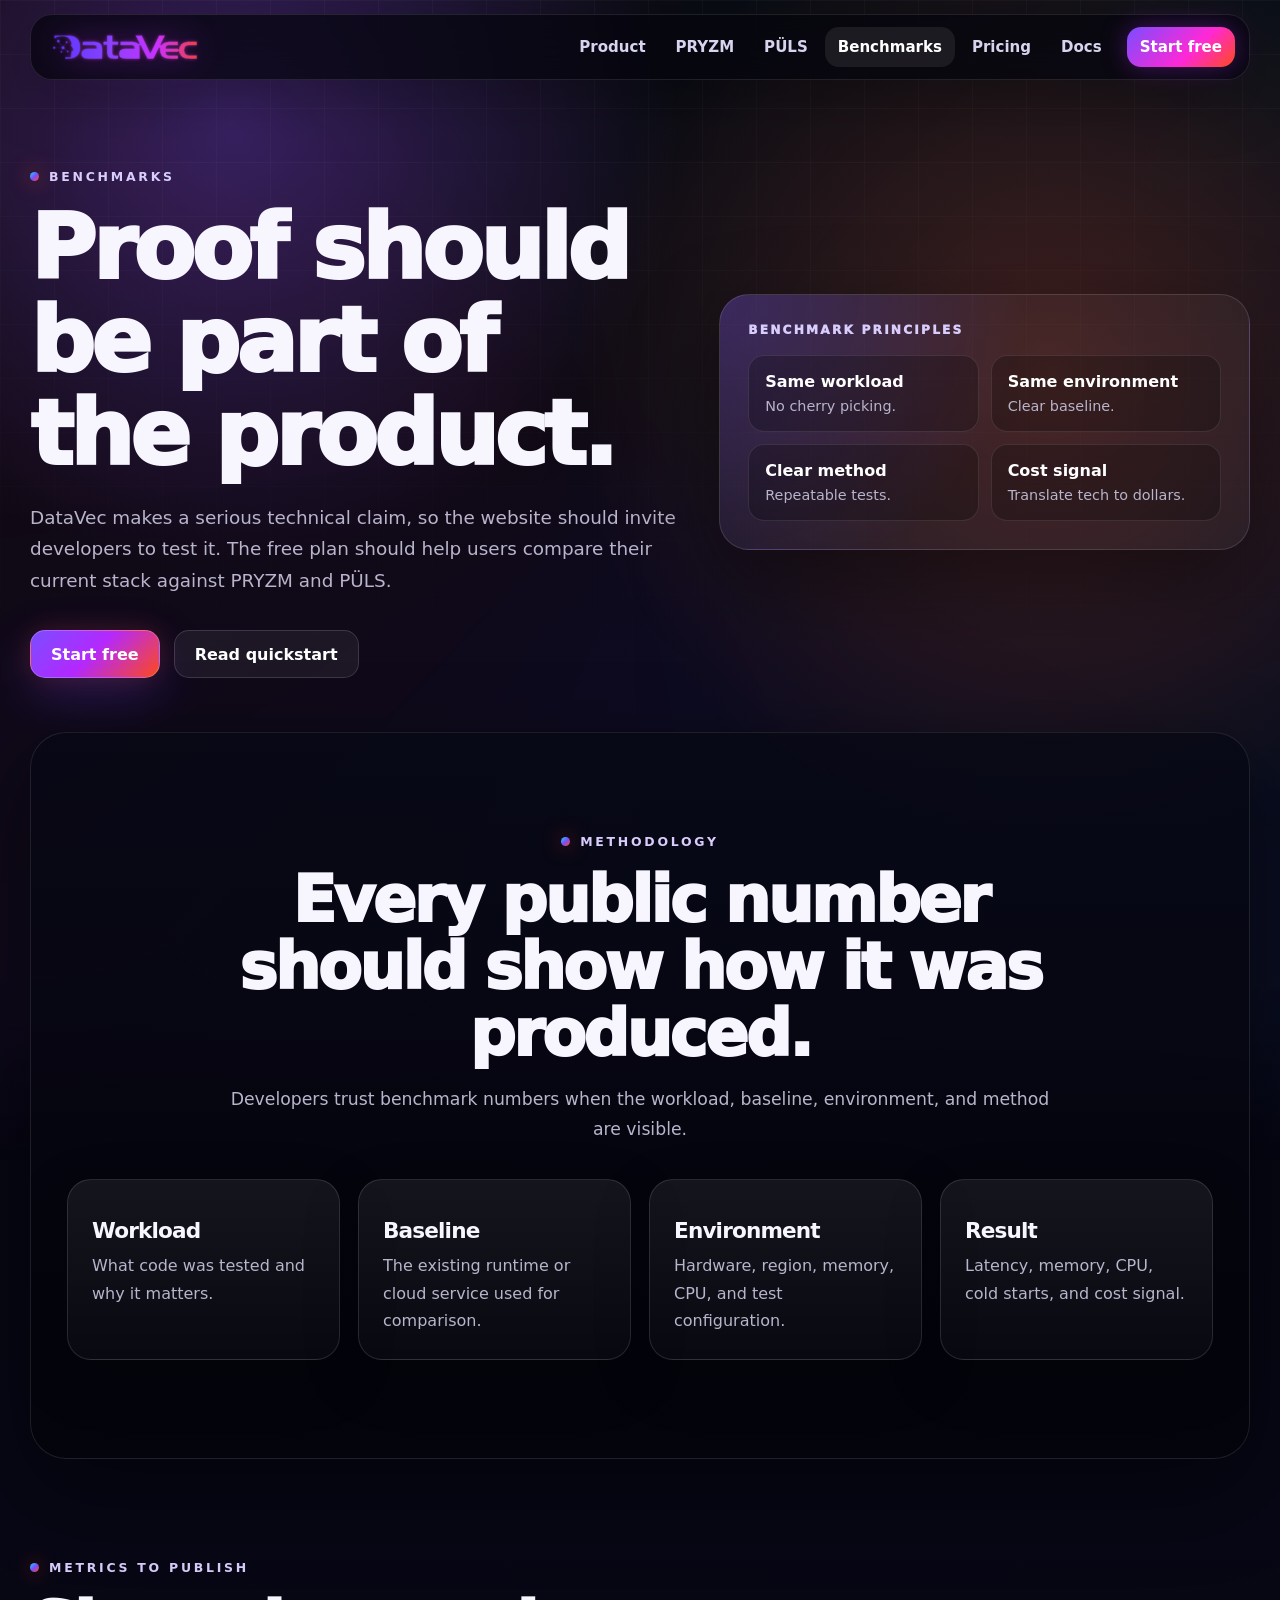
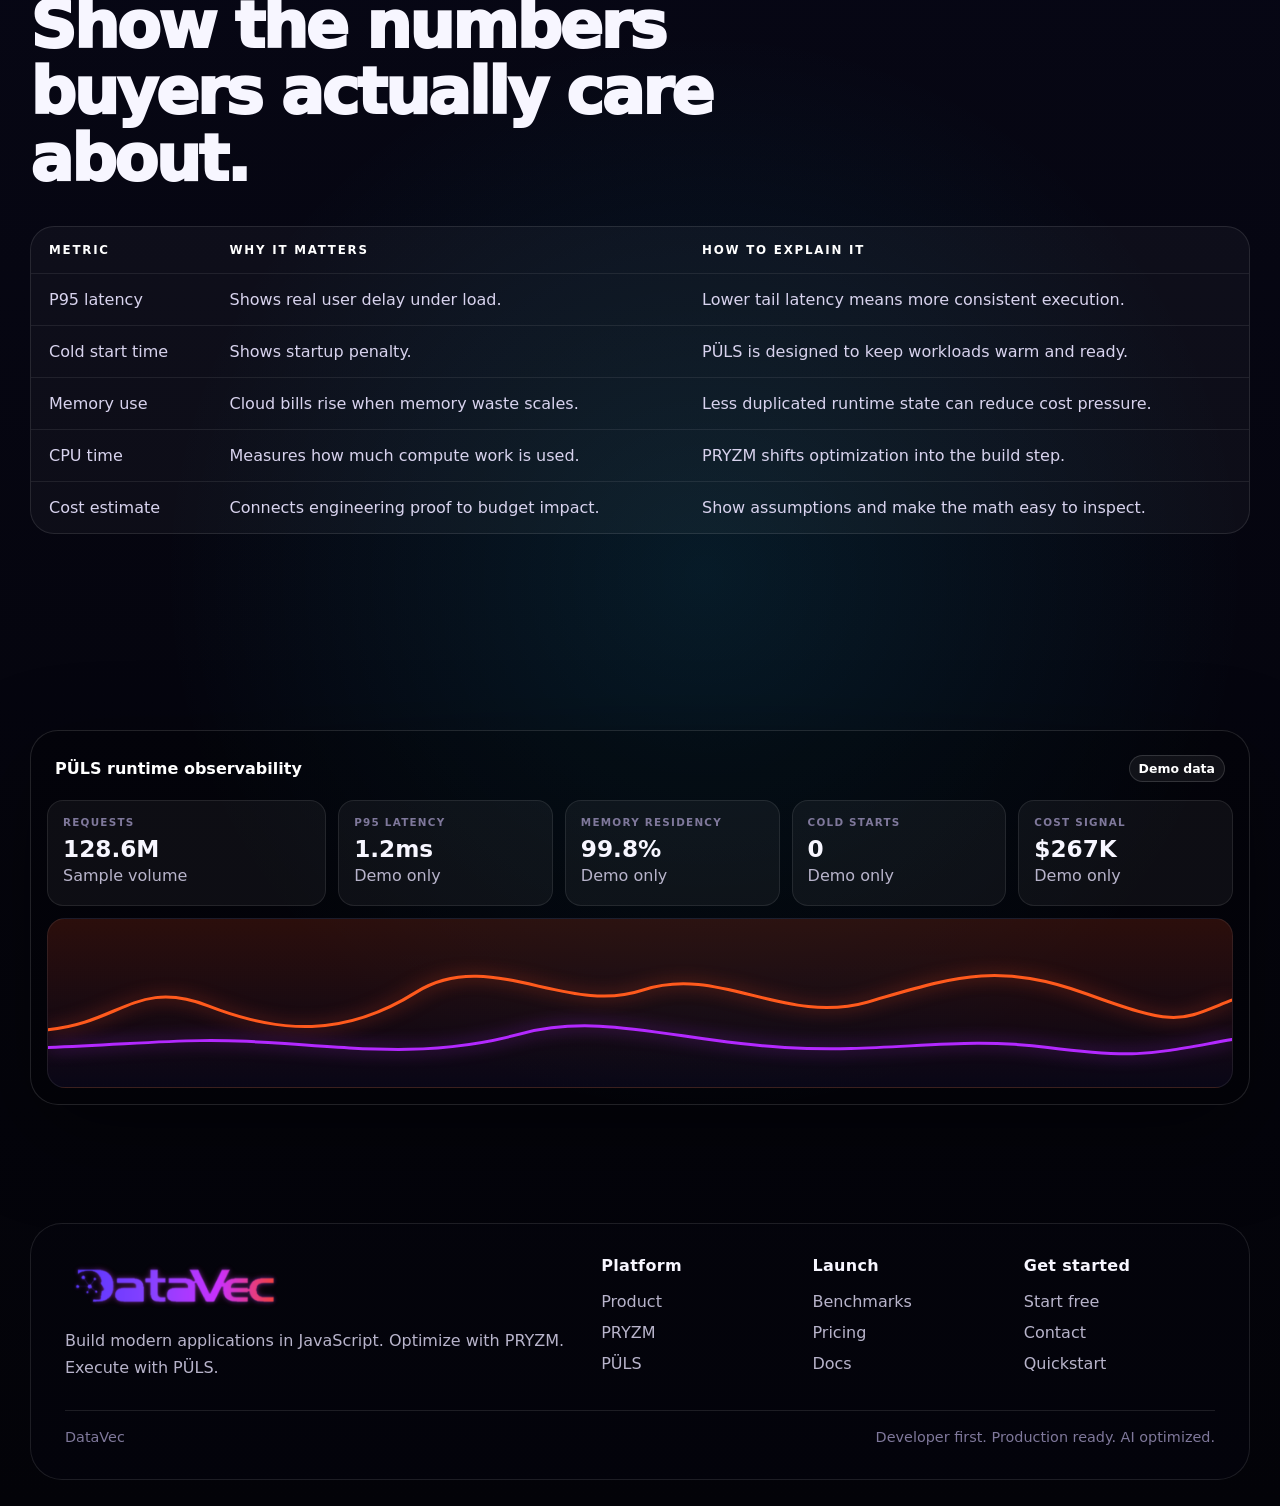
<file: datavec_launch_site/benchmarks.html>
<!doctype html>
<html lang="en">
<head>
  <meta charset="utf-8" />
  <meta name="viewport" content="width=device-width, initial-scale=1" />
  <title>DataVec Benchmarks | Prove the runtime</title>
  <meta name="description" content="Benchmark PRYZM and PÜLS against your current stack." />
  <link rel="icon" href="assets/favicon.svg" type="image/svg+xml" />
  <link rel="stylesheet" href="assets/site.css" />
</head>
<body>
  
<header class="site-header">
  <a class="brand" href="index.html" aria-label="DataVec home"><img src="assets/logo.png" alt="DataVec" /></a>
  <button class="nav-toggle" type="button" aria-label="Open navigation" aria-expanded="false"><span></span><span></span><span></span></button>
  <nav class="nav-links" aria-label="Main navigation">
    <a class="" href="product.html">Product</a><a class="" href="pryzm.html">PRYZM</a><a class="" href="puls.html">PÜLS</a><a class="active" href="benchmarks.html">Benchmarks</a><a class="" href="pricing.html">Pricing</a><a class="" href="docs.html">Docs</a>
    <a class="nav-cta" href="pricing.html#free">Start free</a>
  </nav>
</header>
  
<main>
  <section class="page-hero"><div class="page-hero-inner"><div><span class="eyebrow">Benchmarks</span><h1>Proof should be part of the product.</h1><p>DataVec makes a serious technical claim, so the website should invite developers to test it. The free plan should help users compare their current stack against PRYZM and PÜLS.</p><div class="hero-actions"><a class="button primary" href="pricing.html#free">Start free</a><a class="button secondary" href="docs.html#quickstart">Read quickstart</a></div></div><div class="mini-panel"><div class="mini-panel-title">Benchmark principles</div><div class="mini-grid"><div><strong>Same workload</strong><span>No cherry picking.</span></div><div><strong>Same environment</strong><span>Clear baseline.</span></div><div><strong>Clear method</strong><span>Repeatable tests.</span></div><div><strong>Cost signal</strong><span>Translate tech to dollars.</span></div></div></div></div></section>
  <section class="section-pad dark-panel"><div class="section-heading center"><span class="eyebrow">Methodology</span><h2>Every public number should show how it was produced.</h2><p>Developers trust benchmark numbers when the workload, baseline, environment, and method are visible.</p></div><div class="cards four"><article class="card"><h3>Workload</h3><p>What code was tested and why it matters.</p></article><article class="card"><h3>Baseline</h3><p>The existing runtime or cloud service used for comparison.</p></article><article class="card"><h3>Environment</h3><p>Hardware, region, memory, CPU, and test configuration.</p></article><article class="card"><h3>Result</h3><p>Latency, memory, CPU, cold starts, and cost signal.</p></article></div></section>
  <section class="section-pad"><div class="section-heading"><span class="eyebrow">Metrics to publish</span><h2>Show the numbers buyers actually care about.</h2></div><div class="table-wrap"><table><thead><tr><th>Metric</th><th>Why it matters</th><th>How to explain it</th></tr></thead><tbody><tr><td>P95 latency</td><td>Shows real user delay under load.</td><td>Lower tail latency means more consistent execution.</td></tr><tr><td>Cold start time</td><td>Shows startup penalty.</td><td>PÜLS is designed to keep workloads warm and ready.</td></tr><tr><td>Memory use</td><td>Cloud bills rise when memory waste scales.</td><td>Less duplicated runtime state can reduce cost pressure.</td></tr><tr><td>CPU time</td><td>Measures how much compute work is used.</td><td>PRYZM shifts optimization into the build step.</td></tr><tr><td>Cost estimate</td><td>Connects engineering proof to budget impact.</td><td>Show assumptions and make the math easy to inspect.</td></tr></tbody></table></div></section>
  <section class="section-pad">
<div class="dashboard" aria-label="PÜLS observability dashboard sample">
  <div class="dash-bar"><span>PÜLS runtime observability</span><span class="pill">Demo data</span></div>
  <div class="dash-grid">
    <div class="dash-box"><small>Requests</small><strong>128.6M</strong><p>Sample volume</p></div>
    <div class="dash-box"><small>P95 latency</small><strong>1.2ms</strong><p>Demo only</p></div>
    <div class="dash-box"><small>Memory residency</small><strong>99.8%</strong><p>Demo only</p></div>
    <div class="dash-box"><small>Cold starts</small><strong>0</strong><p>Demo only</p></div>
    <div class="dash-box"><small>Cost signal</small><strong>$267K</strong><p>Demo only</p></div>
    <div class="dash-chart"><svg viewBox="0 0 900 170" preserveAspectRatio="none"><path class="p1" d="M0 112 C55 105 68 60 122 88 S225 120 280 74 S394 98 452 72 S560 108 623 84 S720 42 790 76 S860 103 900 82"/><path class="p2" d="M0 130 C80 126 110 119 180 126 S300 138 360 116 S480 124 560 130 S690 118 760 130 S840 136 900 122"/></svg></div>
  </div>
</div>
</section>
</main>

  
<footer class="site-footer">
  <div class="footer-main">
    <div>
      <img src="assets/logo.png" alt="DataVec" class="footer-logo" />
      <p>Build modern applications in JavaScript. Optimize with PRYZM. Execute with PÜLS.</p>
    </div>
    <div class="footer-grid">
      <div><h4>Platform</h4><a href="product.html">Product</a><a href="pryzm.html">PRYZM</a><a href="puls.html">PÜLS</a></div>
      <div><h4>Launch</h4><a href="benchmarks.html">Benchmarks</a><a href="pricing.html">Pricing</a><a href="docs.html">Docs</a></div>
      <div><h4>Get started</h4><a href="pricing.html#free">Start free</a><a href="contact.html">Contact</a><a href="docs.html#quickstart">Quickstart</a></div>
    </div>
  </div>
  <div class="footer-bottom"><span>DataVec</span><span>Developer first. Production ready. AI optimized.</span></div>
</footer>
  <script src="assets/site.js"></script>
</body>
</html>
</file>
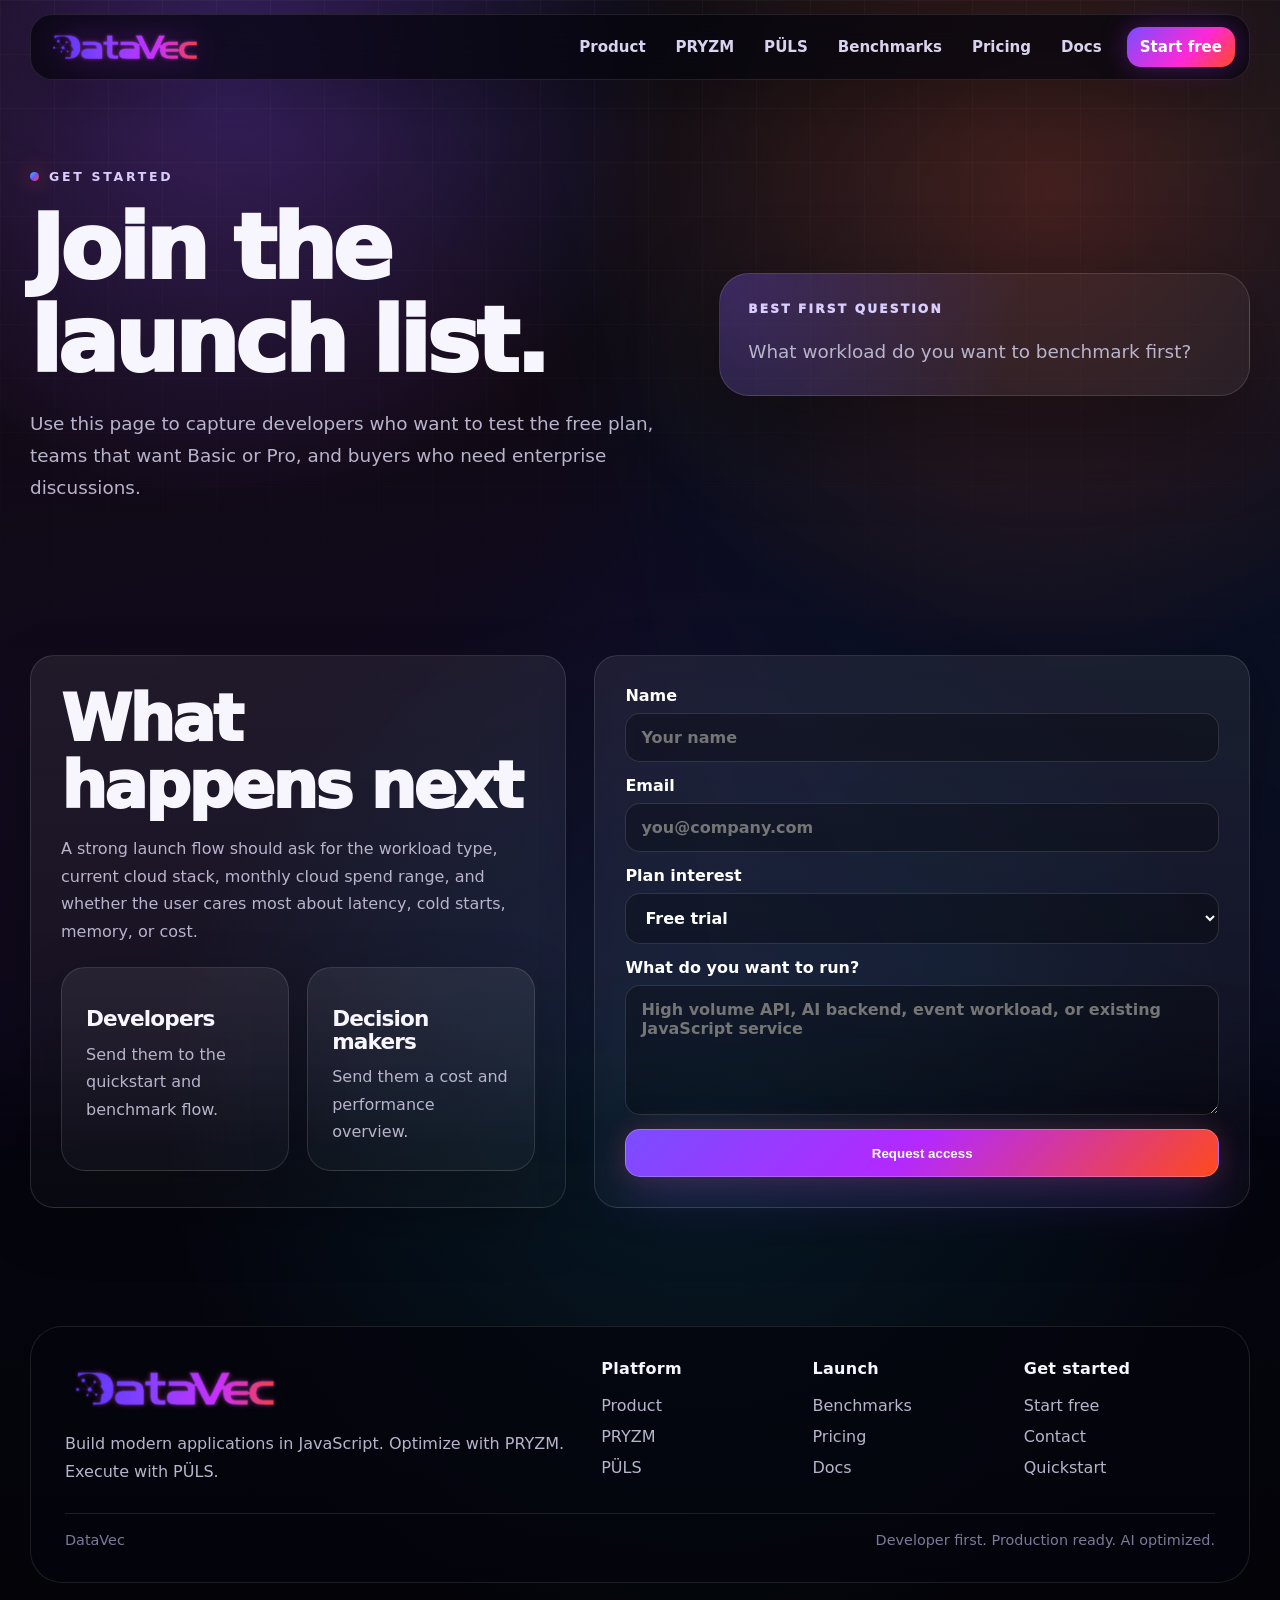
<file: datavec_launch_site/contact.html>
<!doctype html>
<html lang="en">
<head>
  <meta charset="utf-8" />
  <meta name="viewport" content="width=device-width, initial-scale=1" />
  <title>DataVec Contact | Request access</title>
  <meta name="description" content="Request access to the DataVec launch trial." />
  <link rel="icon" href="assets/favicon.svg" type="image/svg+xml" />
  <link rel="stylesheet" href="assets/site.css" />
</head>
<body>
  
<header class="site-header">
  <a class="brand" href="index.html" aria-label="DataVec home"><img src="assets/logo.png" alt="DataVec" /></a>
  <button class="nav-toggle" type="button" aria-label="Open navigation" aria-expanded="false"><span></span><span></span><span></span></button>
  <nav class="nav-links" aria-label="Main navigation">
    <a class="" href="product.html">Product</a><a class="" href="pryzm.html">PRYZM</a><a class="" href="puls.html">PÜLS</a><a class="" href="benchmarks.html">Benchmarks</a><a class="" href="pricing.html">Pricing</a><a class="" href="docs.html">Docs</a>
    <a class="nav-cta" href="pricing.html#free">Start free</a>
  </nav>
</header>
  
<main>
  <section class="page-hero"><div class="page-hero-inner"><div><span class="eyebrow">Get started</span><h1>Join the launch list.</h1><p>Use this page to capture developers who want to test the free plan, teams that want Basic or Pro, and buyers who need enterprise discussions.</p></div><div class="mini-panel"><div class="mini-panel-title">Best first question</div><p>What workload do you want to benchmark first?</p></div></div></section>
  <section class="section-pad"><div class="contact-grid"><div class="contact-card"><h2>What happens next</h2><p style="margin-top:16px">A strong launch flow should ask for the workload type, current cloud stack, monthly cloud spend range, and whether the user cares most about latency, cold starts, memory, or cost.</p><div class="cards two" style="margin-top:22px"><article class="card"><h3>Developers</h3><p>Send them to the quickstart and benchmark flow.</p></article><article class="card"><h3>Decision makers</h3><p>Send them a cost and performance overview.</p></article></div></div><form class="contact-card"><div class="form-grid"><label>Name<input type="text" placeholder="Your name" /></label><label>Email<input type="email" placeholder="you@company.com" /></label><label>Plan interest<select><option>Free trial</option><option>Basic</option><option>Pro</option><option>Enterprise</option></select></label><label>What do you want to run?<textarea placeholder="High volume API, AI backend, event workload, or existing JavaScript service"></textarea></label><button class="button primary" type="button">Request access</button></div></form></div></section>
</main>

  
<footer class="site-footer">
  <div class="footer-main">
    <div>
      <img src="assets/logo.png" alt="DataVec" class="footer-logo" />
      <p>Build modern applications in JavaScript. Optimize with PRYZM. Execute with PÜLS.</p>
    </div>
    <div class="footer-grid">
      <div><h4>Platform</h4><a href="product.html">Product</a><a href="pryzm.html">PRYZM</a><a href="puls.html">PÜLS</a></div>
      <div><h4>Launch</h4><a href="benchmarks.html">Benchmarks</a><a href="pricing.html">Pricing</a><a href="docs.html">Docs</a></div>
      <div><h4>Get started</h4><a href="pricing.html#free">Start free</a><a href="contact.html">Contact</a><a href="docs.html#quickstart">Quickstart</a></div>
    </div>
  </div>
  <div class="footer-bottom"><span>DataVec</span><span>Developer first. Production ready. AI optimized.</span></div>
</footer>
  <script src="assets/site.js"></script>
</body>
</html>
</file>
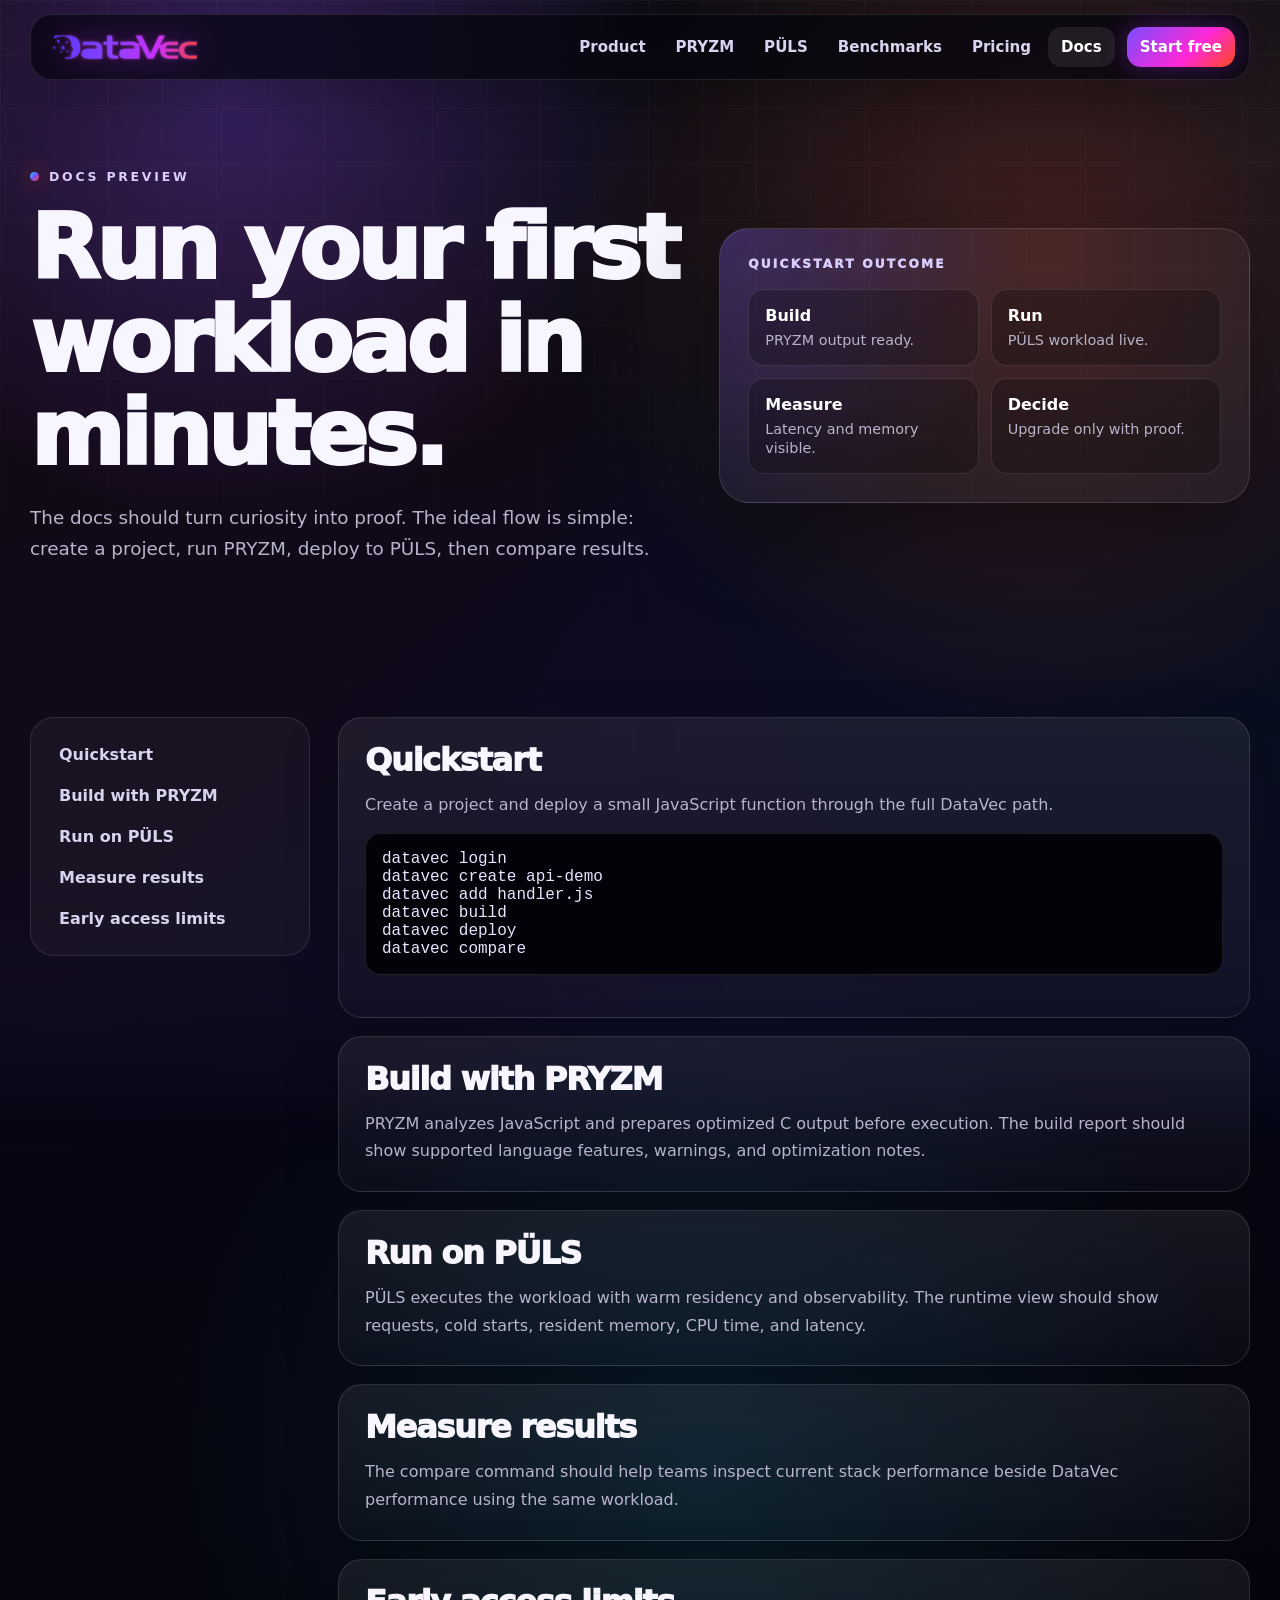
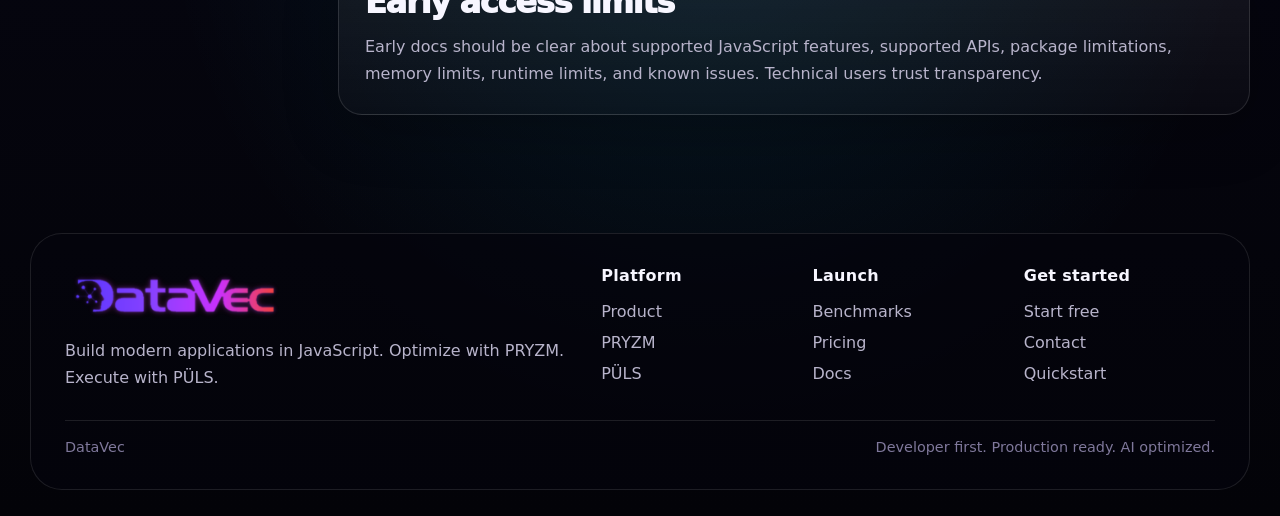
<file: datavec_launch_site/docs.html>
<!doctype html>
<html lang="en">
<head>
  <meta charset="utf-8" />
  <meta name="viewport" content="width=device-width, initial-scale=1" />
  <title>DataVec Docs | Quickstart</title>
  <meta name="description" content="Quickstart for building with PRYZM and running on PÜLS." />
  <link rel="icon" href="assets/favicon.svg" type="image/svg+xml" />
  <link rel="stylesheet" href="assets/site.css" />
</head>
<body>
  
<header class="site-header">
  <a class="brand" href="index.html" aria-label="DataVec home"><img src="assets/logo.png" alt="DataVec" /></a>
  <button class="nav-toggle" type="button" aria-label="Open navigation" aria-expanded="false"><span></span><span></span><span></span></button>
  <nav class="nav-links" aria-label="Main navigation">
    <a class="" href="product.html">Product</a><a class="" href="pryzm.html">PRYZM</a><a class="" href="puls.html">PÜLS</a><a class="" href="benchmarks.html">Benchmarks</a><a class="" href="pricing.html">Pricing</a><a class="active" href="docs.html">Docs</a>
    <a class="nav-cta" href="pricing.html#free">Start free</a>
  </nav>
</header>
  
<main>
  <section class="page-hero"><div class="page-hero-inner"><div><span class="eyebrow">Docs preview</span><h1>Run your first workload in minutes.</h1><p>The docs should turn curiosity into proof. The ideal flow is simple: create a project, run PRYZM, deploy to PÜLS, then compare results.</p></div><div class="mini-panel"><div class="mini-panel-title">Quickstart outcome</div><div class="mini-grid"><div><strong>Build</strong><span>PRYZM output ready.</span></div><div><strong>Run</strong><span>PÜLS workload live.</span></div><div><strong>Measure</strong><span>Latency and memory visible.</span></div><div><strong>Decide</strong><span>Upgrade only with proof.</span></div></div></div></div></section>
  <section class="section-pad"><div class="doc-layout"><nav class="doc-sidebar"><a href="#quickstart">Quickstart</a><a href="#build">Build with PRYZM</a><a href="#run">Run on PÜLS</a><a href="#measure">Measure results</a><a href="#limits">Early access limits</a></nav><div class="doc-content"><article class="doc-card" id="quickstart"><h2>Quickstart</h2><p>Create a project and deploy a small JavaScript function through the full DataVec path.</p><pre class="command"><code>datavec login
datavec create api-demo
datavec add handler.js
datavec build
datavec deploy
datavec compare</code></pre></article><article class="doc-card" id="build"><h2>Build with PRYZM</h2><p>PRYZM analyzes JavaScript and prepares optimized C output before execution. The build report should show supported language features, warnings, and optimization notes.</p></article><article class="doc-card" id="run"><h2>Run on PÜLS</h2><p>PÜLS executes the workload with warm residency and observability. The runtime view should show requests, cold starts, resident memory, CPU time, and latency.</p></article><article class="doc-card" id="measure"><h2>Measure results</h2><p>The compare command should help teams inspect current stack performance beside DataVec performance using the same workload.</p></article><article class="doc-card" id="limits"><h2>Early access limits</h2><p>Early docs should be clear about supported JavaScript features, supported APIs, package limitations, memory limits, runtime limits, and known issues. Technical users trust transparency.</p></article></div></div></section>
</main>

  
<footer class="site-footer">
  <div class="footer-main">
    <div>
      <img src="assets/logo.png" alt="DataVec" class="footer-logo" />
      <p>Build modern applications in JavaScript. Optimize with PRYZM. Execute with PÜLS.</p>
    </div>
    <div class="footer-grid">
      <div><h4>Platform</h4><a href="product.html">Product</a><a href="pryzm.html">PRYZM</a><a href="puls.html">PÜLS</a></div>
      <div><h4>Launch</h4><a href="benchmarks.html">Benchmarks</a><a href="pricing.html">Pricing</a><a href="docs.html">Docs</a></div>
      <div><h4>Get started</h4><a href="pricing.html#free">Start free</a><a href="contact.html">Contact</a><a href="docs.html#quickstart">Quickstart</a></div>
    </div>
  </div>
  <div class="footer-bottom"><span>DataVec</span><span>Developer first. Production ready. AI optimized.</span></div>
</footer>
  <script src="assets/site.js"></script>
</body>
</html>
</file>
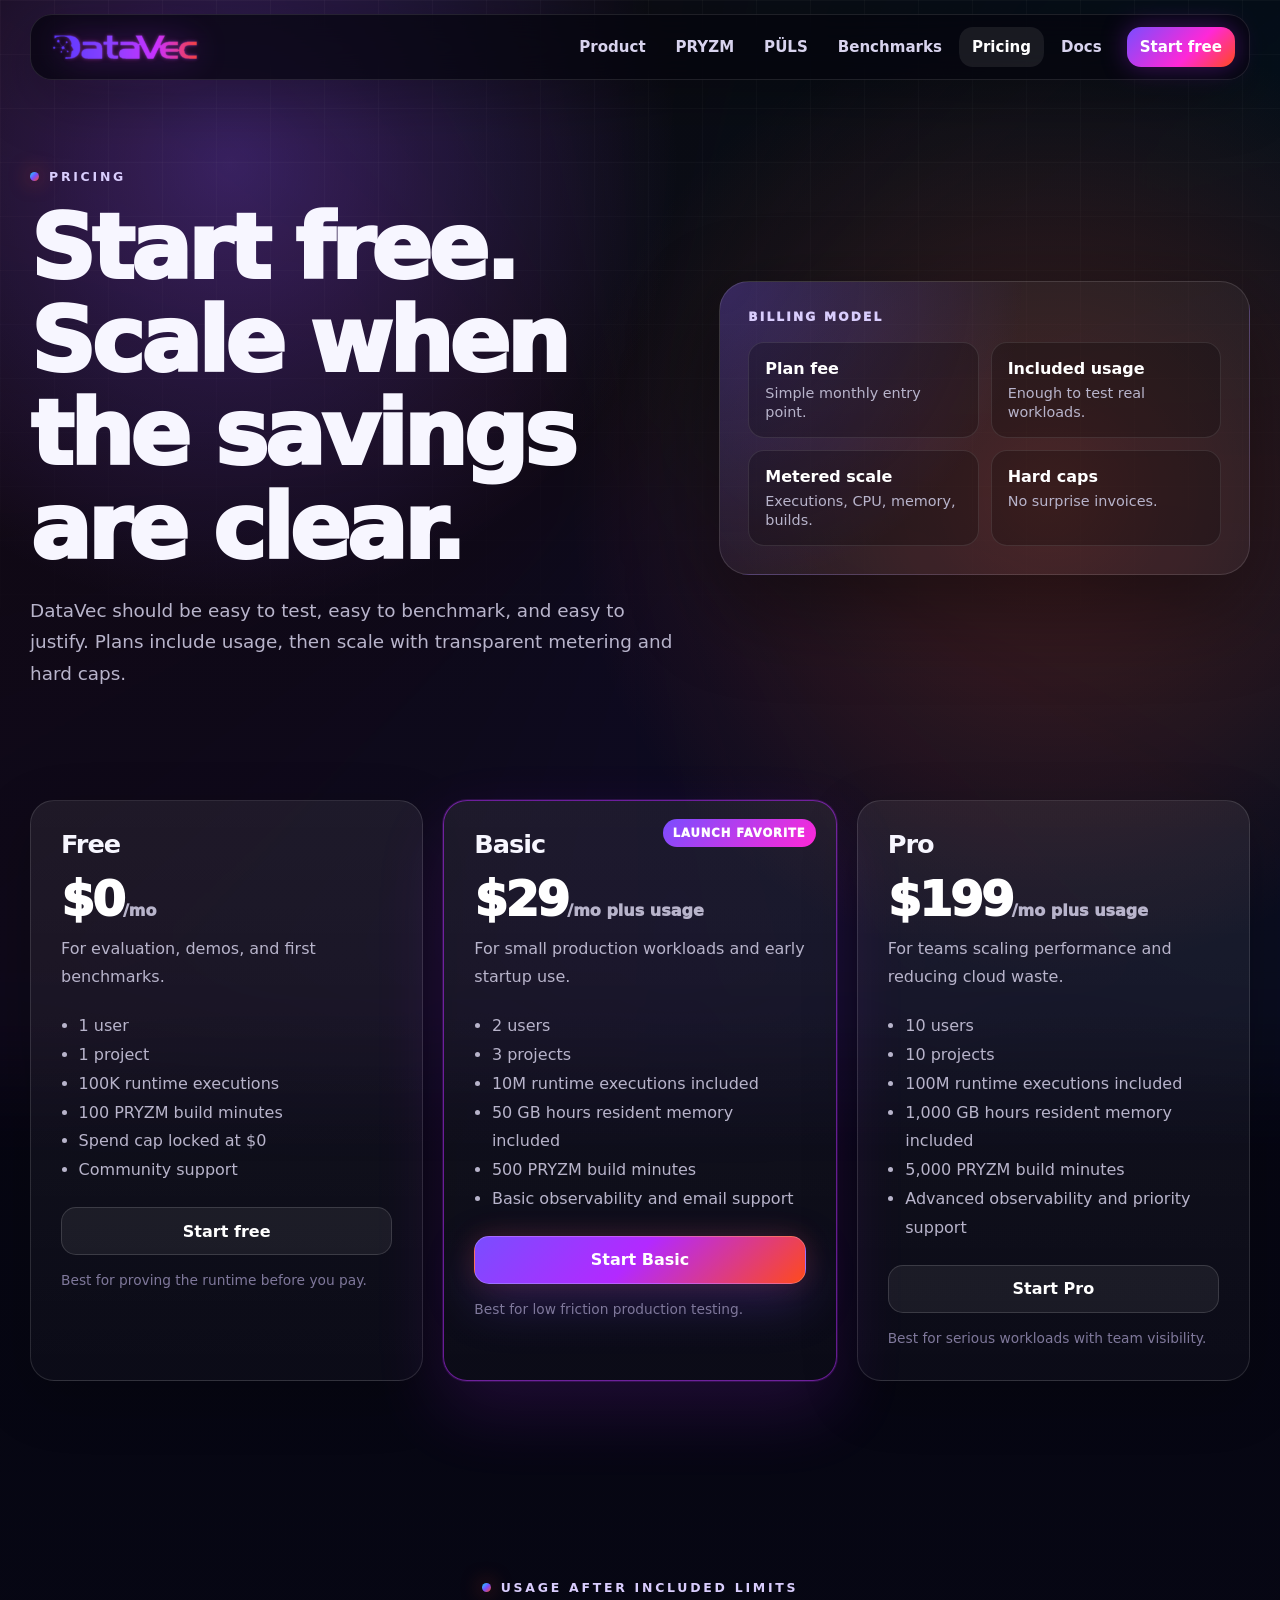
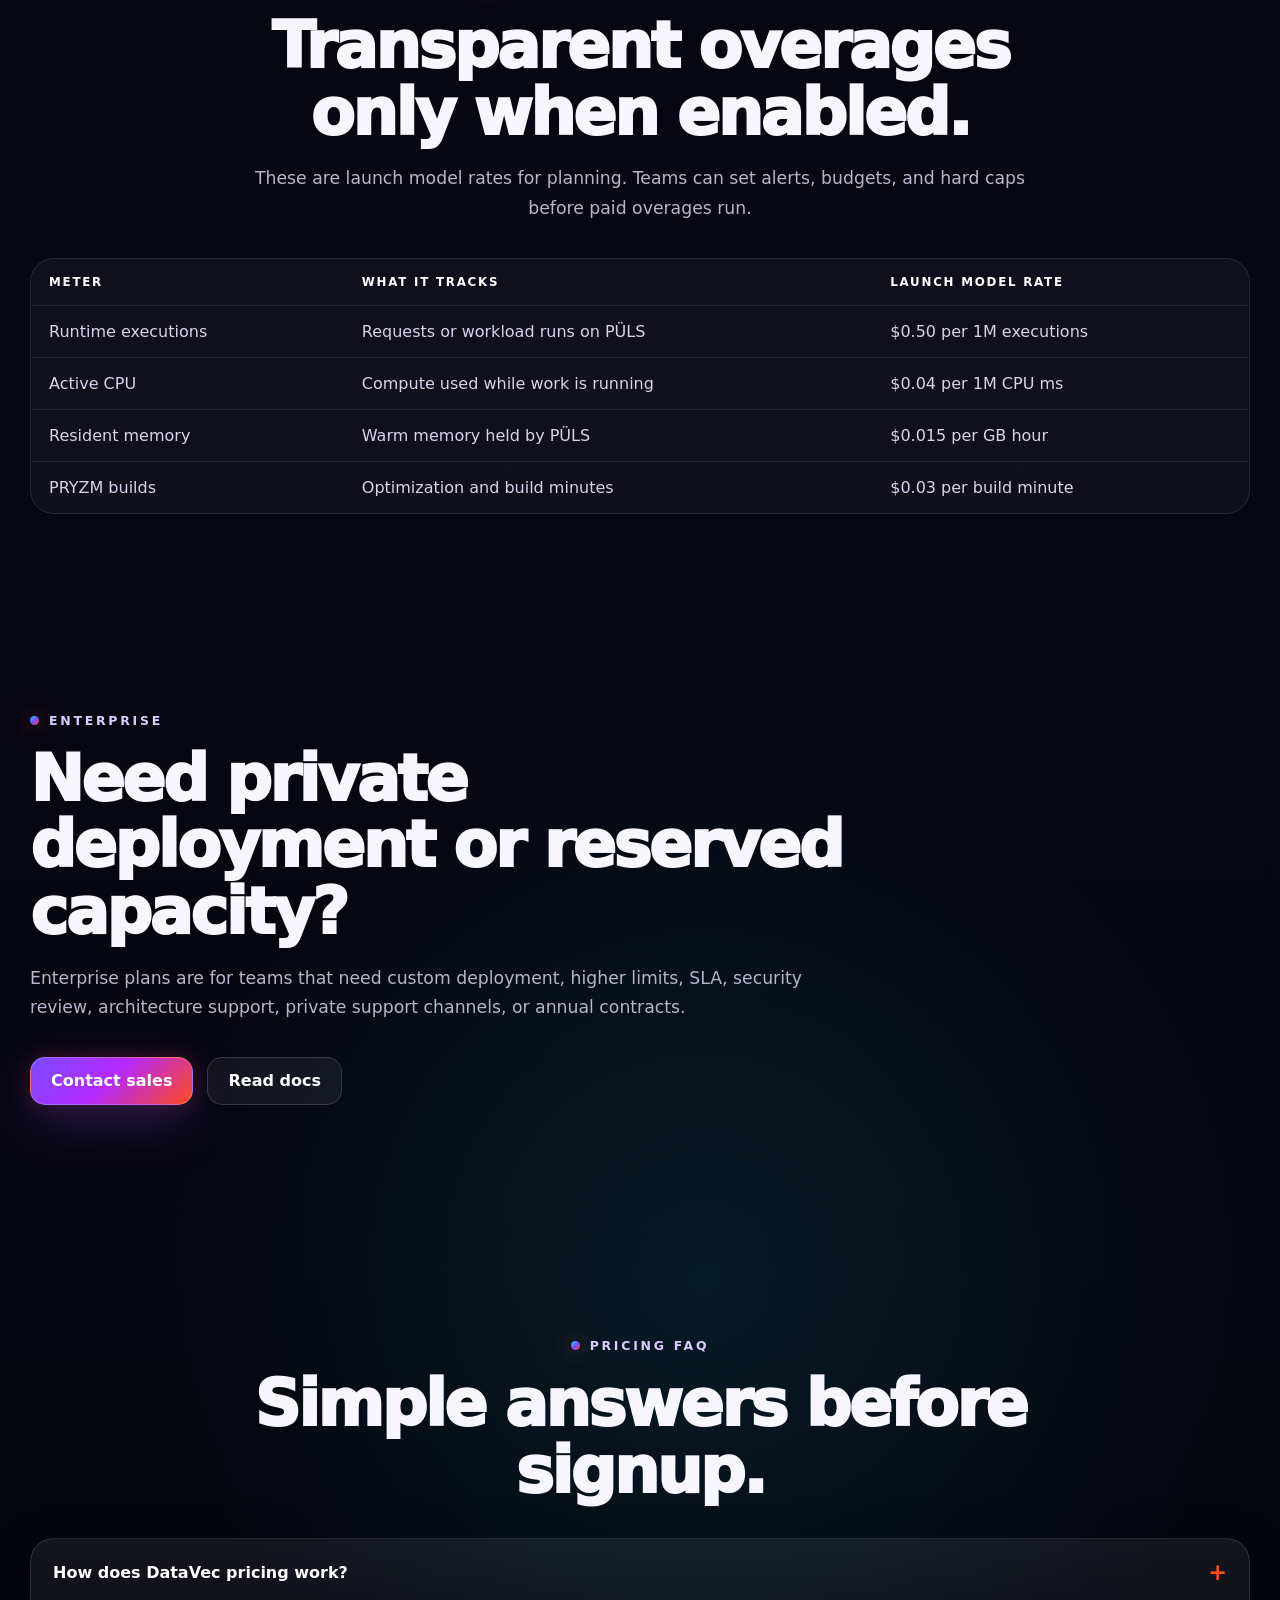
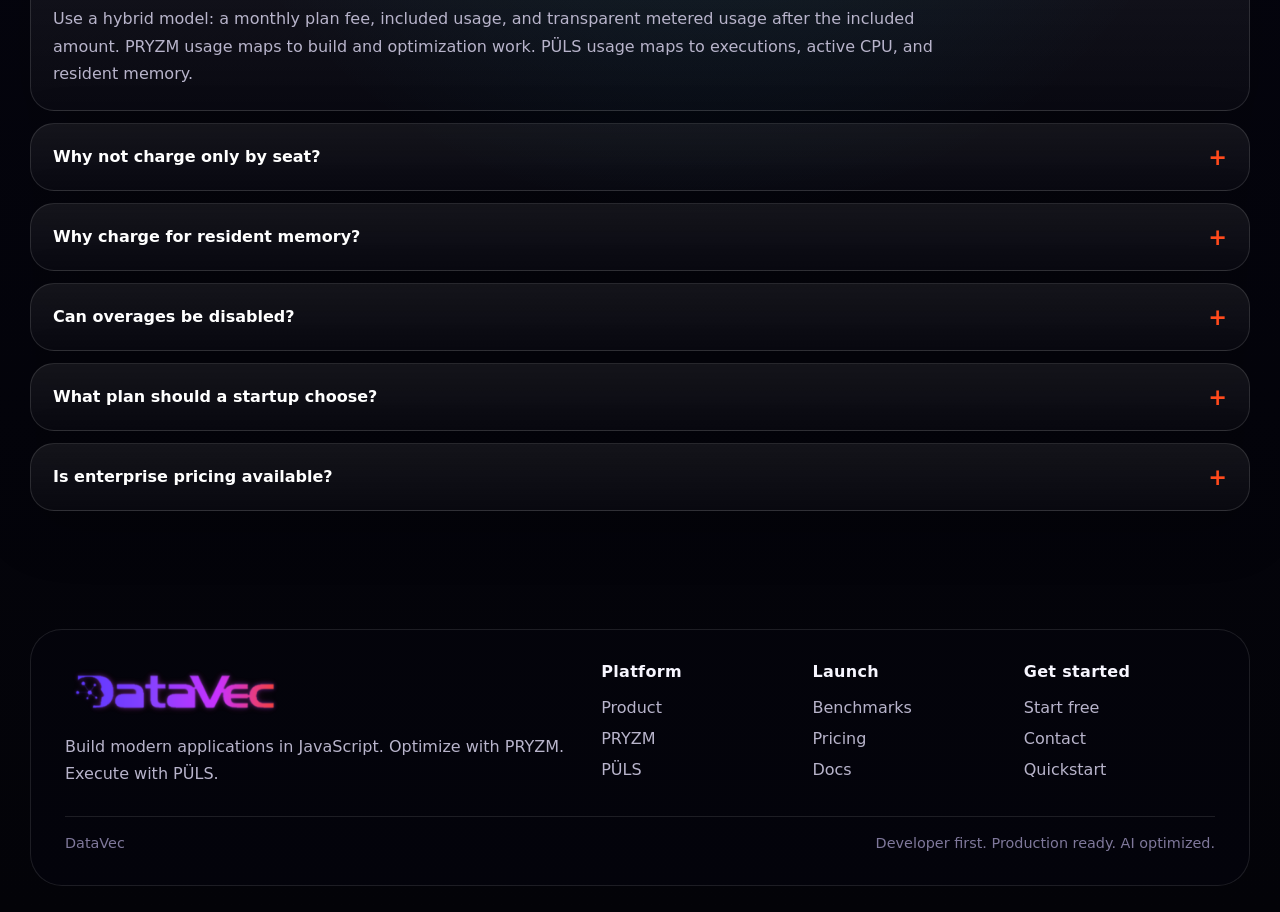
<file: datavec_launch_site/pricing.html>
<!doctype html>
<html lang="en">
<head>
  <meta charset="utf-8" />
  <meta name="viewport" content="width=device-width, initial-scale=1" />
  <title>DataVec Pricing | Free, Basic, Pro</title>
  <meta name="description" content="Start free, then scale with Basic and Pro plans for PRYZM and PÜLS." />
  <link rel="icon" href="assets/favicon.svg" type="image/svg+xml" />
  <link rel="stylesheet" href="assets/site.css" />
</head>
<body>
  
<header class="site-header">
  <a class="brand" href="index.html" aria-label="DataVec home"><img src="assets/logo.png" alt="DataVec" /></a>
  <button class="nav-toggle" type="button" aria-label="Open navigation" aria-expanded="false"><span></span><span></span><span></span></button>
  <nav class="nav-links" aria-label="Main navigation">
    <a class="" href="product.html">Product</a><a class="" href="pryzm.html">PRYZM</a><a class="" href="puls.html">PÜLS</a><a class="" href="benchmarks.html">Benchmarks</a><a class="active" href="pricing.html">Pricing</a><a class="" href="docs.html">Docs</a>
    <a class="nav-cta" href="pricing.html#free">Start free</a>
  </nav>
</header>
  
<main>
  <section class="page-hero"><div class="page-hero-inner"><div><span class="eyebrow">Pricing</span><h1>Start free. Scale when the savings are clear.</h1><p>DataVec should be easy to test, easy to benchmark, and easy to justify. Plans include usage, then scale with transparent metering and hard caps.</p></div><div class="mini-panel"><div class="mini-panel-title">Billing model</div><div class="mini-grid"><div><strong>Plan fee</strong><span>Simple monthly entry point.</span></div><div><strong>Included usage</strong><span>Enough to test real workloads.</span></div><div><strong>Metered scale</strong><span>Executions, CPU, memory, builds.</span></div><div><strong>Hard caps</strong><span>No surprise invoices.</span></div></div></div></div></section>
  <section class="section-pad compact-top">
<div class="pricing-grid">
  <article class="price-card" id="free">
    <h3>Free</h3><p class="price">$0<span>/mo</span></p>
    <p>For evaluation, demos, and first benchmarks.</p>
    <ul><li>1 user</li><li>1 project</li><li>100K runtime executions</li><li>100 PRYZM build minutes</li><li>Spend cap locked at $0</li><li>Community support</li></ul>
    <a class="button secondary full" href="docs.html#quickstart">Start free</a>
    <p class="price-note">Best for proving the runtime before you pay.</p>
  </article>
  <article class="price-card highlighted" id="basic">
    <div class="plan-badge">Launch favorite</div>
    <h3>Basic</h3><p class="price">$29<span>/mo plus usage</span></p>
    <p>For small production workloads and early startup use.</p>
    <ul><li>2 users</li><li>3 projects</li><li>10M runtime executions included</li><li>50 GB hours resident memory included</li><li>500 PRYZM build minutes</li><li>Basic observability and email support</li></ul>
    <a class="button primary full" href="contact.html">Start Basic</a>
    <p class="price-note">Best for low friction production testing.</p>
  </article>
  <article class="price-card" id="pro">
    <h3>Pro</h3><p class="price">$199<span>/mo plus usage</span></p>
    <p>For teams scaling performance and reducing cloud waste.</p>
    <ul><li>10 users</li><li>10 projects</li><li>100M runtime executions included</li><li>1,000 GB hours resident memory included</li><li>5,000 PRYZM build minutes</li><li>Advanced observability and priority support</li></ul>
    <a class="button secondary full" href="contact.html">Start Pro</a>
    <p class="price-note">Best for serious workloads with team visibility.</p>
  </article>
</div>
</section>
  <section class="section-pad"><div class="section-heading center"><span class="eyebrow">Usage after included limits</span><h2>Transparent overages only when enabled.</h2><p>These are launch model rates for planning. Teams can set alerts, budgets, and hard caps before paid overages run.</p></div><div class="table-wrap"><table><thead><tr><th>Meter</th><th>What it tracks</th><th>Launch model rate</th></tr></thead><tbody><tr><td>Runtime executions</td><td>Requests or workload runs on PÜLS</td><td>$0.50 per 1M executions</td></tr><tr><td>Active CPU</td><td>Compute used while work is running</td><td>$0.04 per 1M CPU ms</td></tr><tr><td>Resident memory</td><td>Warm memory held by PÜLS</td><td>$0.015 per GB hour</td></tr><tr><td>PRYZM builds</td><td>Optimization and build minutes</td><td>$0.03 per build minute</td></tr></tbody></table></div></section>
  <section class="section-pad"><div class="section-heading"><span class="eyebrow">Enterprise</span><h2>Need private deployment or reserved capacity?</h2><p>Enterprise plans are for teams that need custom deployment, higher limits, SLA, security review, architecture support, private support channels, or annual contracts.</p><div class="hero-actions"><a class="button primary" href="contact.html">Contact sales</a><a class="button secondary" href="docs.html">Read docs</a></div></div></section>
  <section class="section-pad"><div class="section-heading center"><span class="eyebrow">Pricing FAQ</span><h2>Simple answers before signup.</h2></div><div class="faq-list"><div class="faq-item open"><button class="faq-question" type="button"><span>How does DataVec pricing work?</span><span>+</span></button><div class="faq-answer"><p>Use a hybrid model: a monthly plan fee, included usage, and transparent metered usage after the included amount. PRYZM usage maps to build and optimization work. PÜLS usage maps to executions, active CPU, and resident memory.</p></div></div><div class="faq-item"><button class="faq-question" type="button"><span>Why not charge only by seat?</span><span>+</span></button><div class="faq-answer"><p>DataVec is infrastructure. A small team can run a large workload, while a larger team may run very little. Seats should control collaboration features, not be the main billing unit.</p></div></div><div class="faq-item"><button class="faq-question" type="button"><span>Why charge for resident memory?</span><span>+</span></button><div class="faq-answer"><p>PÜLS keeps workloads warm and memory resident. That creates value, but it also consumes real infrastructure. GB hours make that cost fair and understandable.</p></div></div><div class="faq-item"><button class="faq-question" type="button"><span>Can overages be disabled?</span><span>+</span></button><div class="faq-answer"><p>Yes. The recommended launch experience is hard caps by default, alerts before limits, and opt in overages only when the customer chooses to scale.</p></div></div><div class="faq-item"><button class="faq-question" type="button"><span>What plan should a startup choose?</span><span>+</span></button><div class="faq-answer"><p>Start with Free to benchmark. Move to Basic when a real production workload is ready. Move to Pro when multiple users, higher limits, priority support, and deeper observability matter.</p></div></div><div class="faq-item"><button class="faq-question" type="button"><span>Is enterprise pricing available?</span><span>+</span></button><div class="faq-answer"><p>Yes. Enterprise is for private deployment, reserved capacity, security review, custom limits, annual contracts, SLA needs, and architecture support.</p></div></div></div></section>
</main>

  
<footer class="site-footer">
  <div class="footer-main">
    <div>
      <img src="assets/logo.png" alt="DataVec" class="footer-logo" />
      <p>Build modern applications in JavaScript. Optimize with PRYZM. Execute with PÜLS.</p>
    </div>
    <div class="footer-grid">
      <div><h4>Platform</h4><a href="product.html">Product</a><a href="pryzm.html">PRYZM</a><a href="puls.html">PÜLS</a></div>
      <div><h4>Launch</h4><a href="benchmarks.html">Benchmarks</a><a href="pricing.html">Pricing</a><a href="docs.html">Docs</a></div>
      <div><h4>Get started</h4><a href="pricing.html#free">Start free</a><a href="contact.html">Contact</a><a href="docs.html#quickstart">Quickstart</a></div>
    </div>
  </div>
  <div class="footer-bottom"><span>DataVec</span><span>Developer first. Production ready. AI optimized.</span></div>
</footer>
  <script src="assets/site.js"></script>
</body>
</html>
</file>
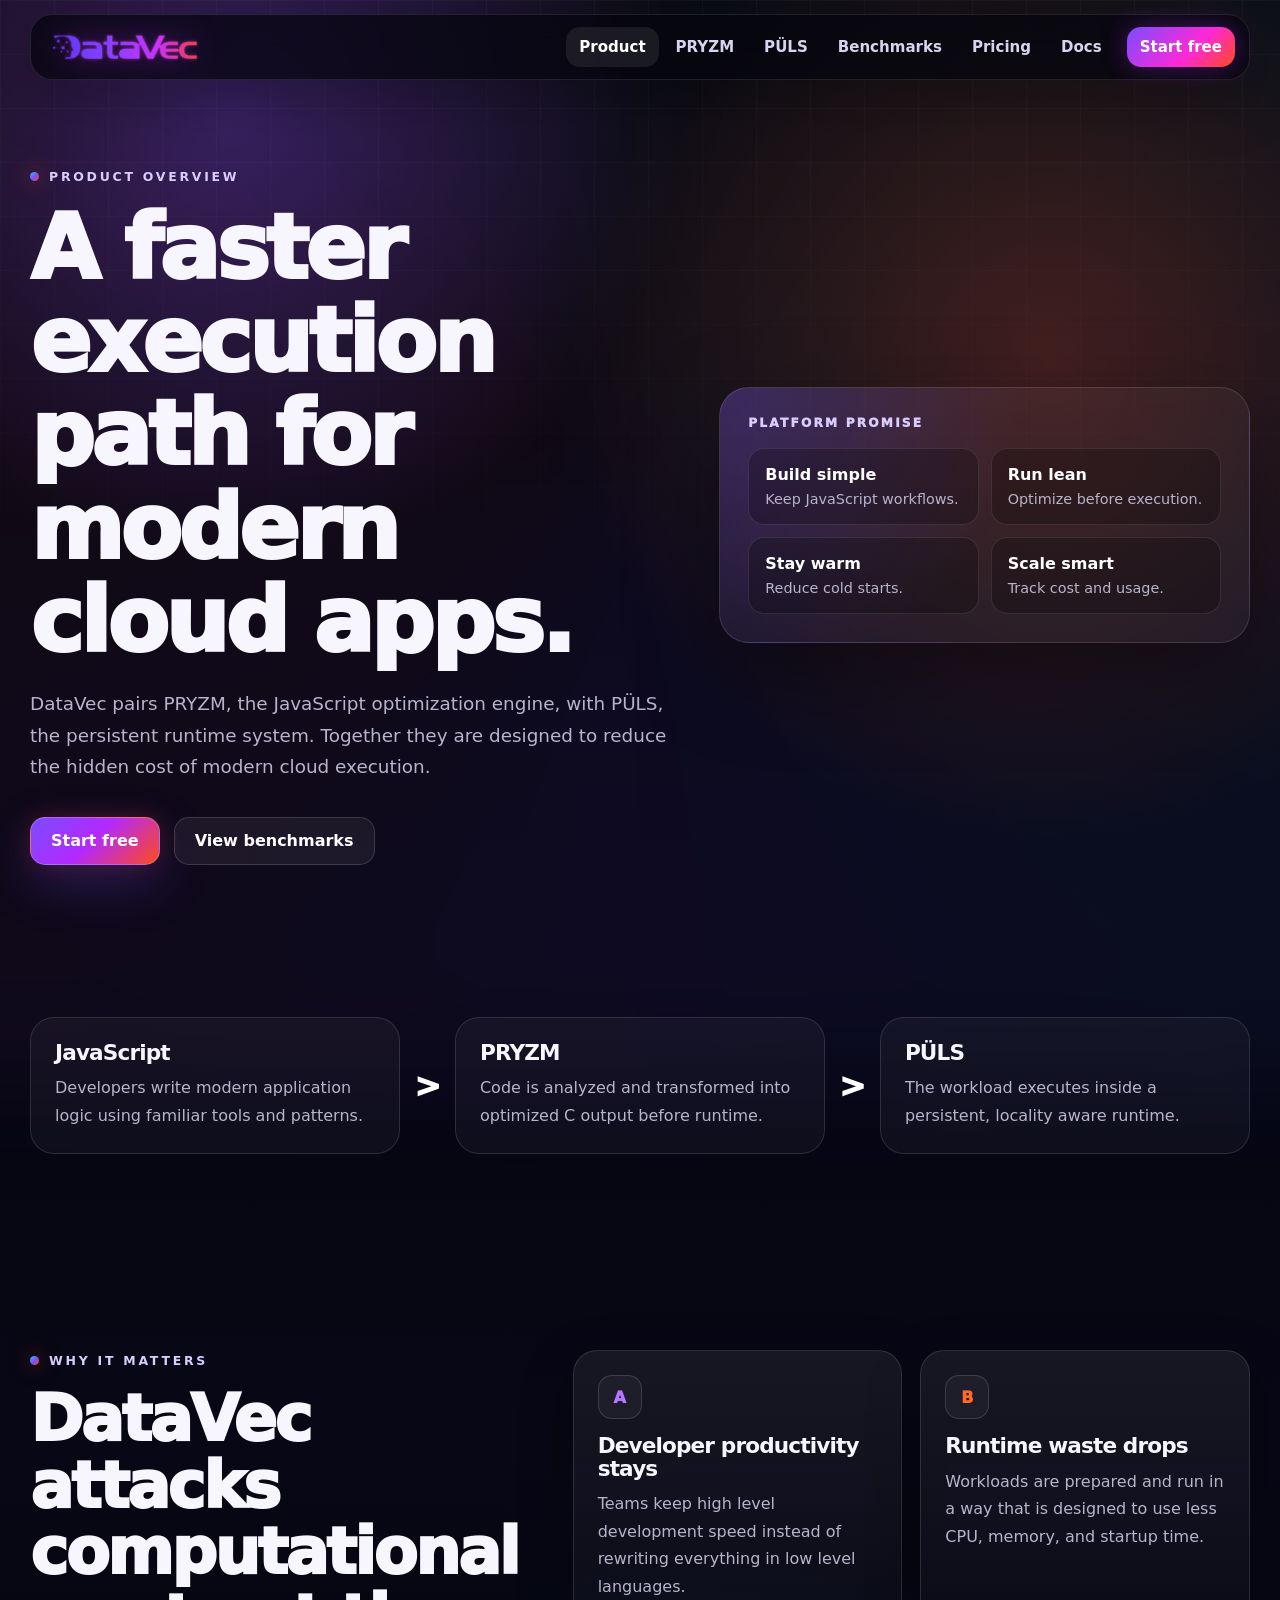
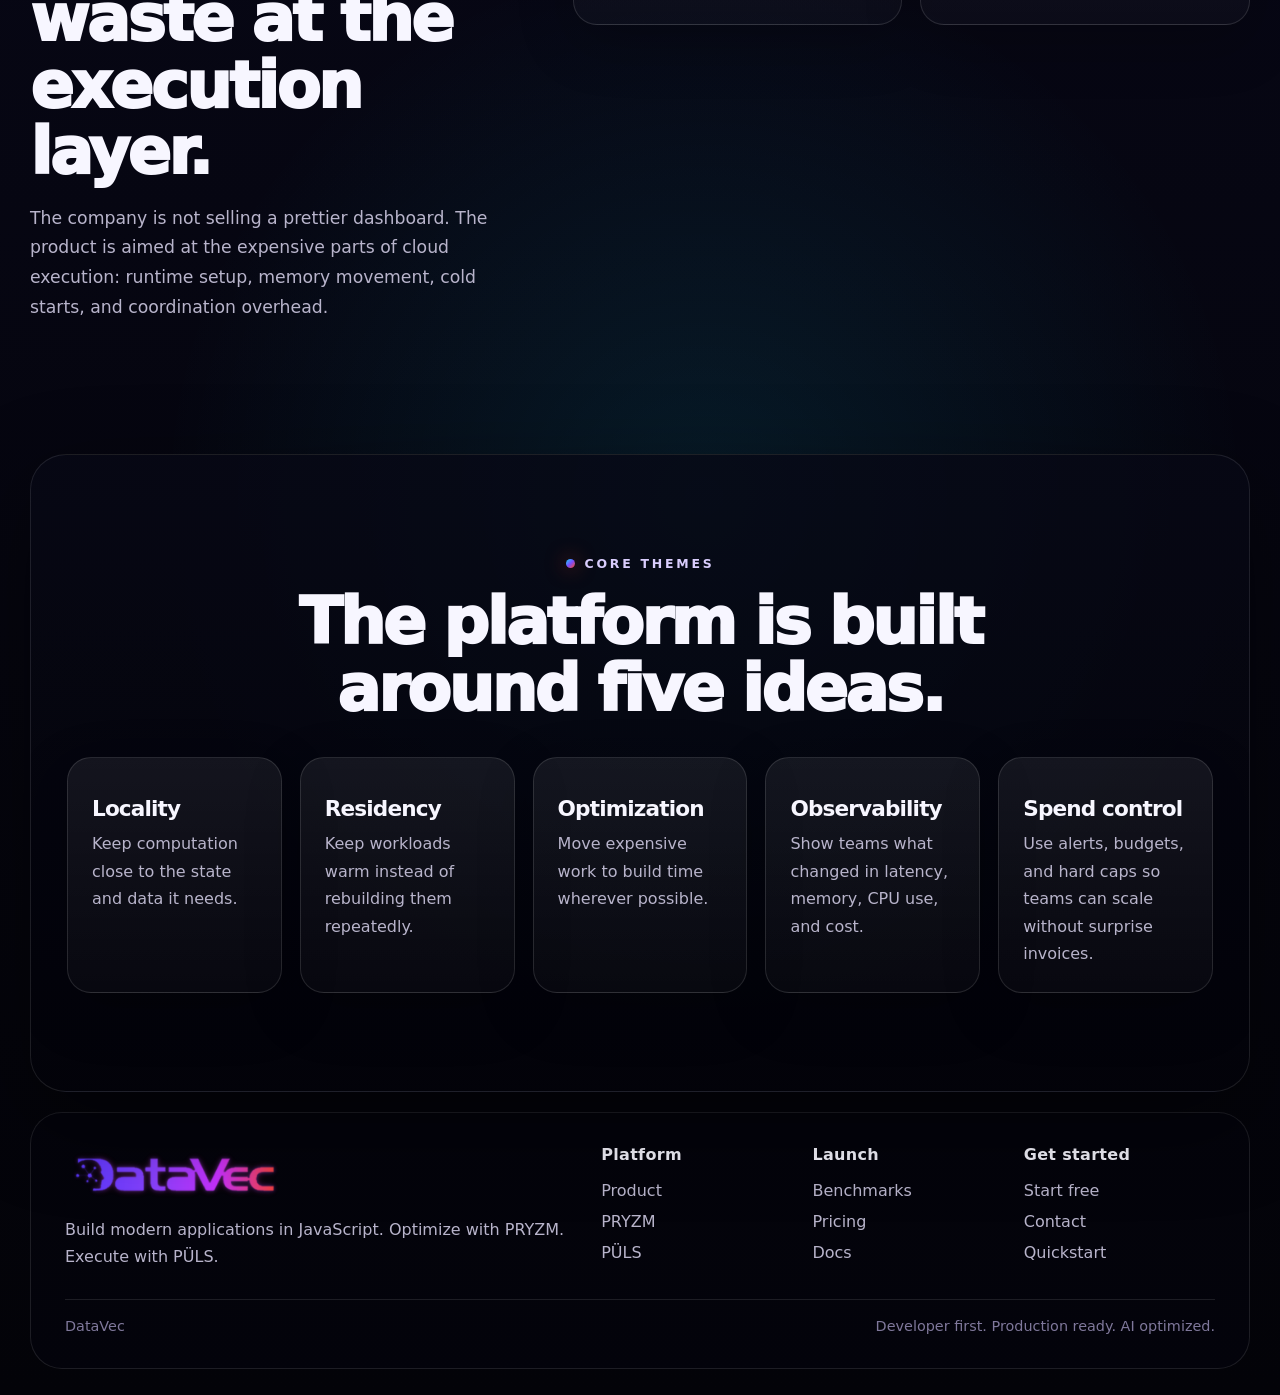
<file: datavec_launch_site/product.html>
<!doctype html>
<html lang="en">
<head>
  <meta charset="utf-8" />
  <meta name="viewport" content="width=device-width, initial-scale=1" />
  <title>DataVec Product | Efficient cloud execution</title>
  <meta name="description" content="DataVec product overview with PRYZM and PÜLS." />
  <link rel="icon" href="assets/favicon.svg" type="image/svg+xml" />
  <link rel="stylesheet" href="assets/site.css" />
</head>
<body>
  
<header class="site-header">
  <a class="brand" href="index.html" aria-label="DataVec home"><img src="assets/logo.png" alt="DataVec" /></a>
  <button class="nav-toggle" type="button" aria-label="Open navigation" aria-expanded="false"><span></span><span></span><span></span></button>
  <nav class="nav-links" aria-label="Main navigation">
    <a class="active" href="product.html">Product</a><a class="" href="pryzm.html">PRYZM</a><a class="" href="puls.html">PÜLS</a><a class="" href="benchmarks.html">Benchmarks</a><a class="" href="pricing.html">Pricing</a><a class="" href="docs.html">Docs</a>
    <a class="nav-cta" href="pricing.html#free">Start free</a>
  </nav>
</header>
  
<main>
  <section class="page-hero"><div class="page-hero-inner"><div><span class="eyebrow">Product overview</span><h1>A faster execution path for modern cloud apps.</h1><p>DataVec pairs PRYZM, the JavaScript optimization engine, with PÜLS, the persistent runtime system. Together they are designed to reduce the hidden cost of modern cloud execution.</p><div class="hero-actions"><a class="button primary" href="pricing.html#free">Start free</a><a class="button secondary" href="benchmarks.html">View benchmarks</a></div></div><div class="mini-panel"><div class="mini-panel-title">Platform promise</div><div class="mini-grid"><div><strong>Build simple</strong><span>Keep JavaScript workflows.</span></div><div><strong>Run lean</strong><span>Optimize before execution.</span></div><div><strong>Stay warm</strong><span>Reduce cold starts.</span></div><div><strong>Scale smart</strong><span>Track cost and usage.</span></div></div></div></div></section>
  <section class="section-pad"><div class="architecture"><div class="arch-card"><h3>JavaScript</h3><p>Developers write modern application logic using familiar tools and patterns.</p></div><div class="arch-arrow">&gt;</div><div class="arch-card"><h3>PRYZM</h3><p>Code is analyzed and transformed into optimized C output before runtime.</p></div><div class="arch-arrow">&gt;</div><div class="arch-card"><h3>PÜLS</h3><p>The workload executes inside a persistent, locality aware runtime.</p></div></div></section>
  <section class="section-pad split-section"><div class="section-heading"><span class="eyebrow">Why it matters</span><h2>DataVec attacks computational waste at the execution layer.</h2><p>The company is not selling a prettier dashboard. The product is aimed at the expensive parts of cloud execution: runtime setup, memory movement, cold starts, and coordination overhead.</p></div><div class="cards two"><article class="card"><span class="card-icon purple">A</span><h3>Developer productivity stays</h3><p>Teams keep high level development speed instead of rewriting everything in low level languages.</p></article><article class="card"><span class="card-icon orange">B</span><h3>Runtime waste drops</h3><p>Workloads are prepared and run in a way that is designed to use less CPU, memory, and startup time.</p></article></div></section>
  <section class="section-pad dark-panel"><div class="section-heading center"><span class="eyebrow">Core themes</span><h2>The platform is built around five ideas.</h2></div><div class="cards five"><div class="card"><h3>Locality</h3><p>Keep computation close to the state and data it needs.</p></div><div class="card"><h3>Residency</h3><p>Keep workloads warm instead of rebuilding them repeatedly.</p></div><div class="card"><h3>Optimization</h3><p>Move expensive work to build time wherever possible.</p></div><div class="card"><h3>Observability</h3><p>Show teams what changed in latency, memory, CPU use, and cost.</p></div><div class="card"><h3>Spend control</h3><p>Use alerts, budgets, and hard caps so teams can scale without surprise invoices.</p></div></div></section>
</main>

  
<footer class="site-footer">
  <div class="footer-main">
    <div>
      <img src="assets/logo.png" alt="DataVec" class="footer-logo" />
      <p>Build modern applications in JavaScript. Optimize with PRYZM. Execute with PÜLS.</p>
    </div>
    <div class="footer-grid">
      <div><h4>Platform</h4><a href="product.html">Product</a><a href="pryzm.html">PRYZM</a><a href="puls.html">PÜLS</a></div>
      <div><h4>Launch</h4><a href="benchmarks.html">Benchmarks</a><a href="pricing.html">Pricing</a><a href="docs.html">Docs</a></div>
      <div><h4>Get started</h4><a href="pricing.html#free">Start free</a><a href="contact.html">Contact</a><a href="docs.html#quickstart">Quickstart</a></div>
    </div>
  </div>
  <div class="footer-bottom"><span>DataVec</span><span>Developer first. Production ready. AI optimized.</span></div>
</footer>
  <script src="assets/site.js"></script>
</body>
</html>
</file>
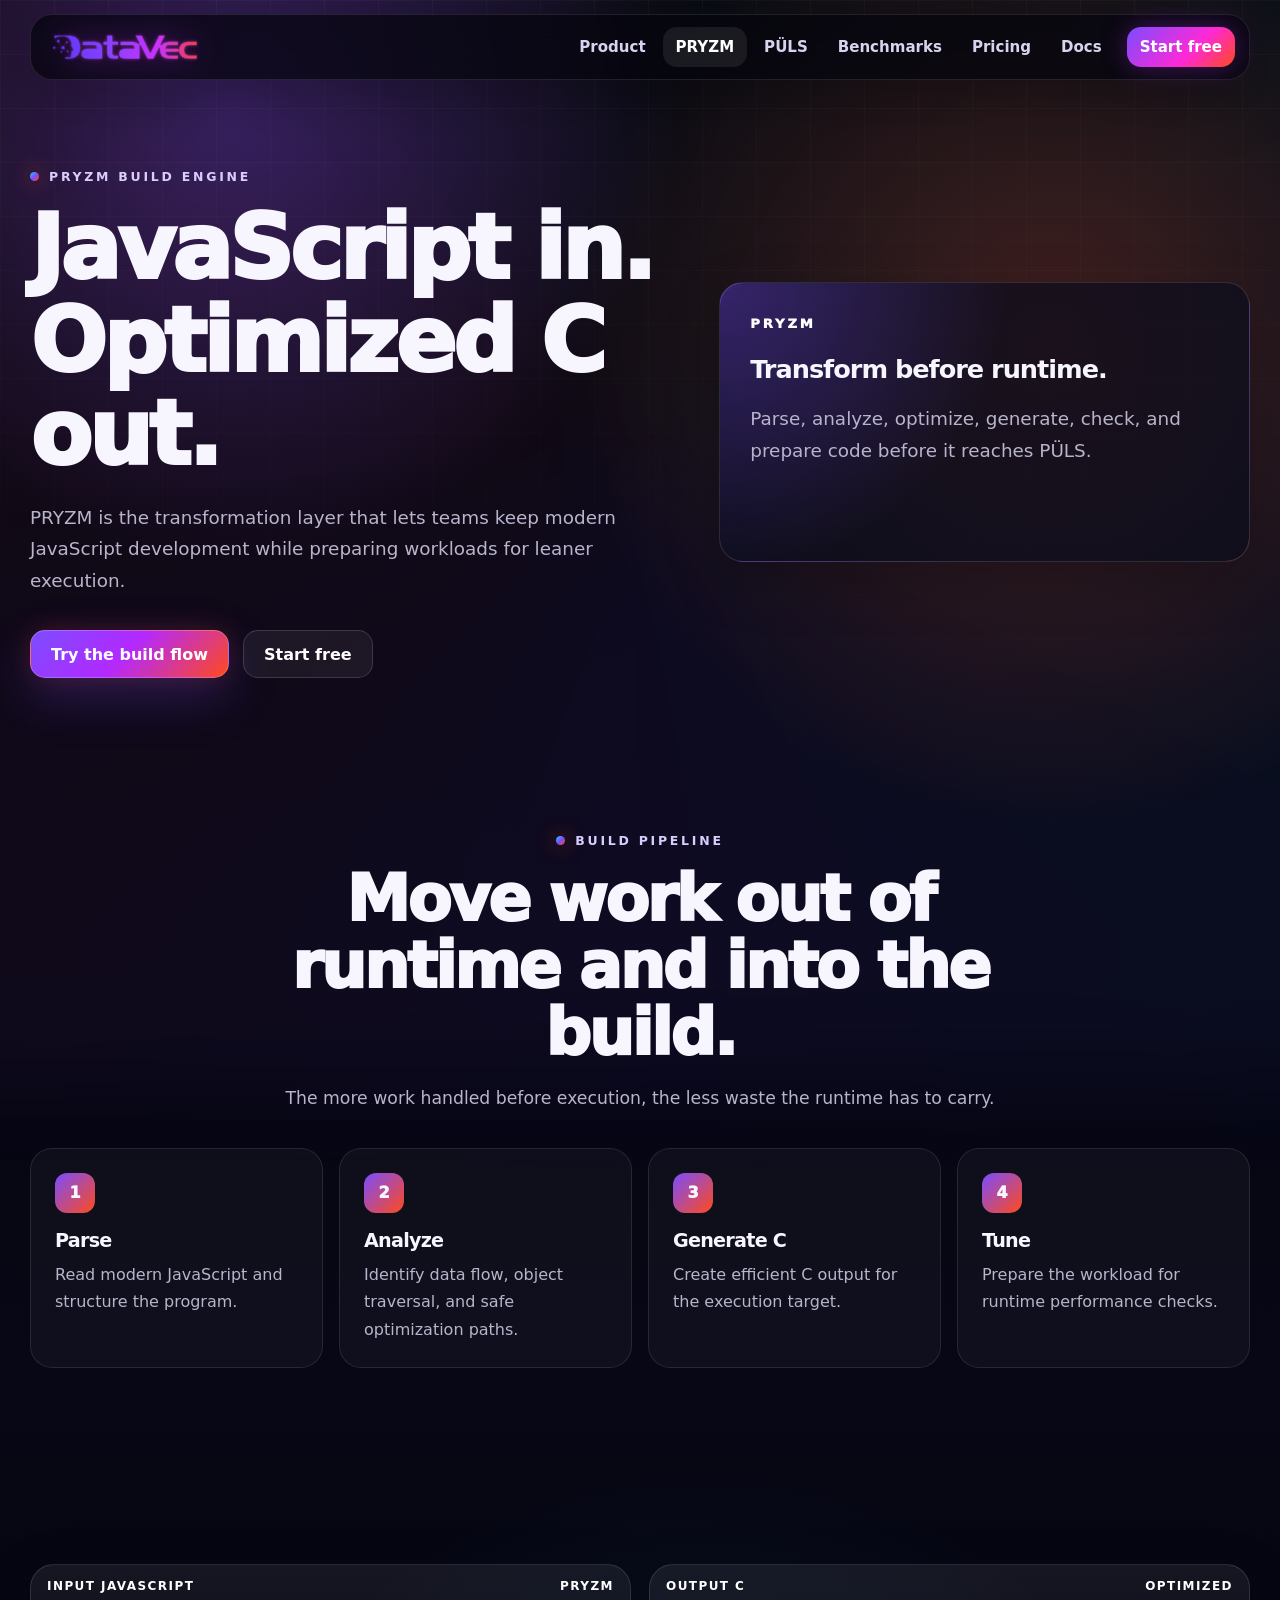
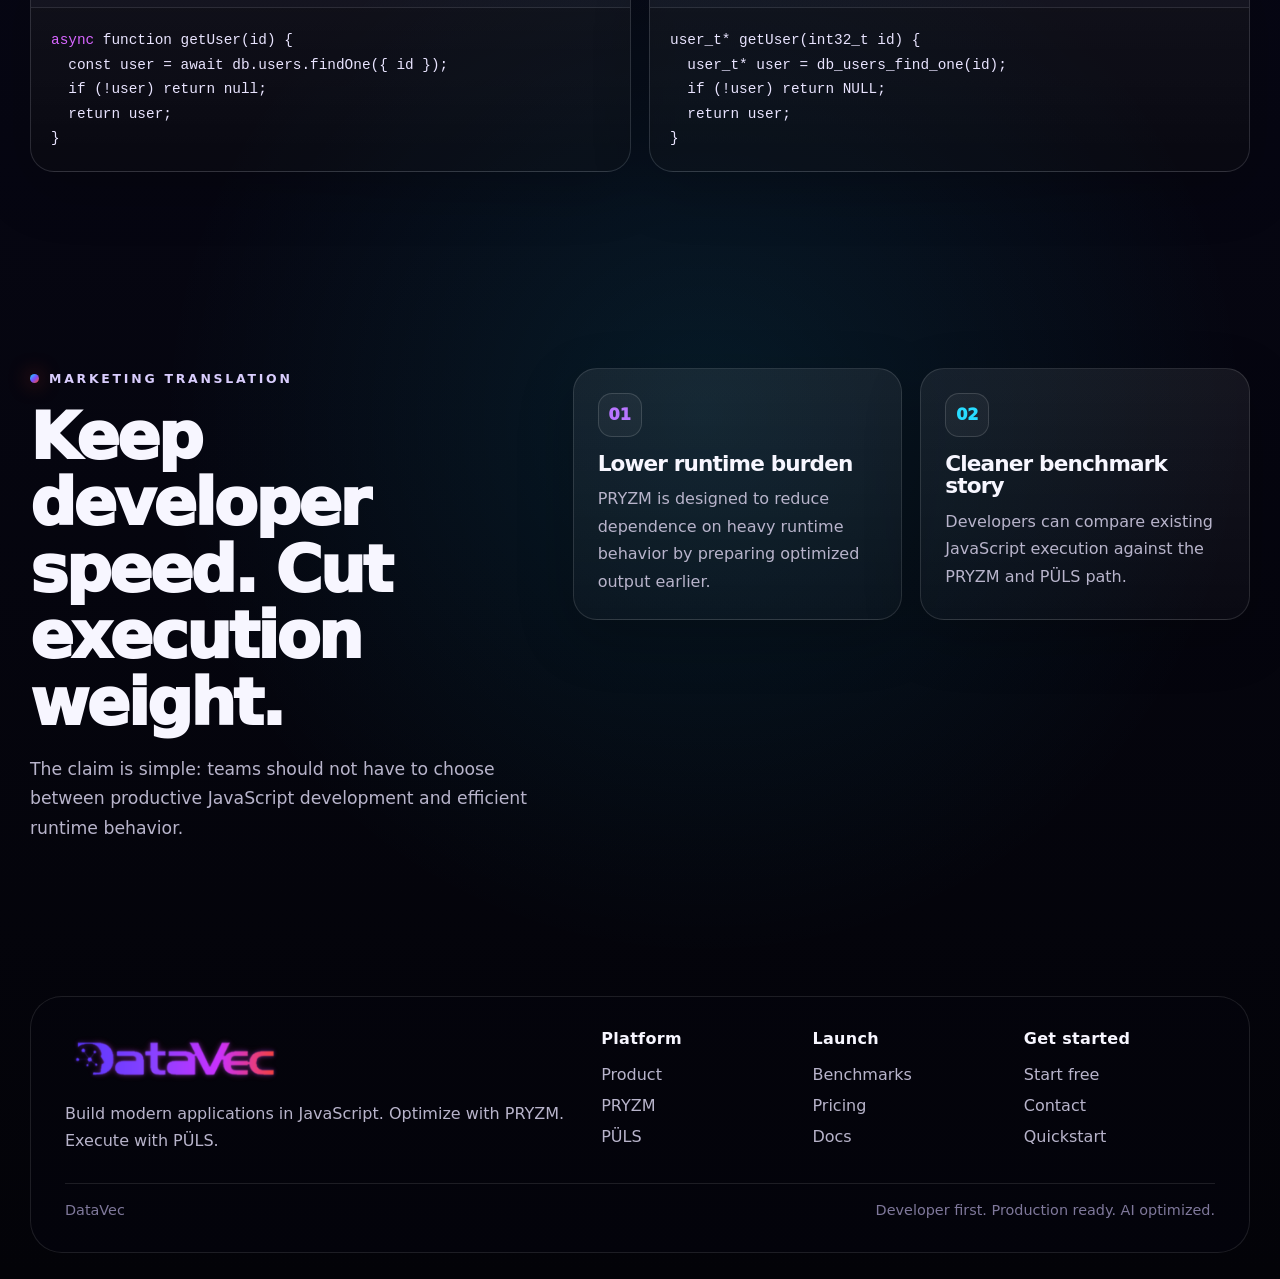
<file: datavec_launch_site/pryzm.html>
<!doctype html>
<html lang="en">
<head>
  <meta charset="utf-8" />
  <meta name="viewport" content="width=device-width, initial-scale=1" />
  <title>PRYZM | JavaScript optimization engine</title>
  <meta name="description" content="PRYZM transforms JavaScript into optimized C output before runtime." />
  <link rel="icon" href="assets/favicon.svg" type="image/svg+xml" />
  <link rel="stylesheet" href="assets/site.css" />
</head>
<body>
  
<header class="site-header">
  <a class="brand" href="index.html" aria-label="DataVec home"><img src="assets/logo.png" alt="DataVec" /></a>
  <button class="nav-toggle" type="button" aria-label="Open navigation" aria-expanded="false"><span></span><span></span><span></span></button>
  <nav class="nav-links" aria-label="Main navigation">
    <a class="" href="product.html">Product</a><a class="active" href="pryzm.html">PRYZM</a><a class="" href="puls.html">PÜLS</a><a class="" href="benchmarks.html">Benchmarks</a><a class="" href="pricing.html">Pricing</a><a class="" href="docs.html">Docs</a>
    <a class="nav-cta" href="pricing.html#free">Start free</a>
  </nav>
</header>
  
<main>
  <section class="page-hero"><div class="page-hero-inner"><div><span class="eyebrow">PRYZM build engine</span><h1>JavaScript in. Optimized C out.</h1><p>PRYZM is the transformation layer that lets teams keep modern JavaScript development while preparing workloads for leaner execution.</p><div class="hero-actions"><a class="button primary" href="docs.html#quickstart">Try the build flow</a><a class="button secondary" href="pricing.html#free">Start free</a></div></div><div class="feature-card pryzm-card"><span class="product-label">PRYZM</span><h3>Transform before runtime.</h3><p>Parse, analyze, optimize, generate, check, and prepare code before it reaches PÜLS.</p></div></div></section>
  <section class="section-pad"><div class="section-heading center"><span class="eyebrow">Build pipeline</span><h2>Move work out of runtime and into the build.</h2><p>The more work handled before execution, the less waste the runtime has to carry.</p></div><div class="timeline"><div class="step"><span>1</span><h3>Parse</h3><p>Read modern JavaScript and structure the program.</p></div><div class="step"><span>2</span><h3>Analyze</h3><p>Identify data flow, object traversal, and safe optimization paths.</p></div><div class="step"><span>3</span><h3>Generate C</h3><p>Create efficient C output for the execution target.</p></div><div class="step"><span>4</span><h3>Tune</h3><p>Prepare the workload for runtime performance checks.</p></div></div></section>
  <section class="section-pad"><div class="code-compare"><div class="code-panel"><header><span>Input JavaScript</span><span>PRYZM</span></header><pre><code><span class="purple-code">async</span> function getUser(id) {
  const user = await db.users.findOne({ id });
  if (!user) return null;
  return user;
}</code></pre></div><div class="code-panel"><header><span>Output C</span><span>Optimized</span></header><pre><code>user_t* getUser(int32_t id) {
  user_t* user = db_users_find_one(id);
  if (!user) return NULL;
  return user;
}</code></pre></div></div></section>
  <section class="section-pad split-section"><div class="section-heading"><span class="eyebrow">Marketing translation</span><h2>Keep developer speed. Cut execution weight.</h2><p>The claim is simple: teams should not have to choose between productive JavaScript development and efficient runtime behavior.</p></div><div class="cards two"><article class="card"><span class="card-icon purple">01</span><h3>Lower runtime burden</h3><p>PRYZM is designed to reduce dependence on heavy runtime behavior by preparing optimized output earlier.</p></article><article class="card"><span class="card-icon cyan">02</span><h3>Cleaner benchmark story</h3><p>Developers can compare existing JavaScript execution against the PRYZM and PÜLS path.</p></article></div></section>
</main>

  
<footer class="site-footer">
  <div class="footer-main">
    <div>
      <img src="assets/logo.png" alt="DataVec" class="footer-logo" />
      <p>Build modern applications in JavaScript. Optimize with PRYZM. Execute with PÜLS.</p>
    </div>
    <div class="footer-grid">
      <div><h4>Platform</h4><a href="product.html">Product</a><a href="pryzm.html">PRYZM</a><a href="puls.html">PÜLS</a></div>
      <div><h4>Launch</h4><a href="benchmarks.html">Benchmarks</a><a href="pricing.html">Pricing</a><a href="docs.html">Docs</a></div>
      <div><h4>Get started</h4><a href="pricing.html#free">Start free</a><a href="contact.html">Contact</a><a href="docs.html#quickstart">Quickstart</a></div>
    </div>
  </div>
  <div class="footer-bottom"><span>DataVec</span><span>Developer first. Production ready. AI optimized.</span></div>
</footer>
  <script src="assets/site.js"></script>
</body>
</html>
</file>
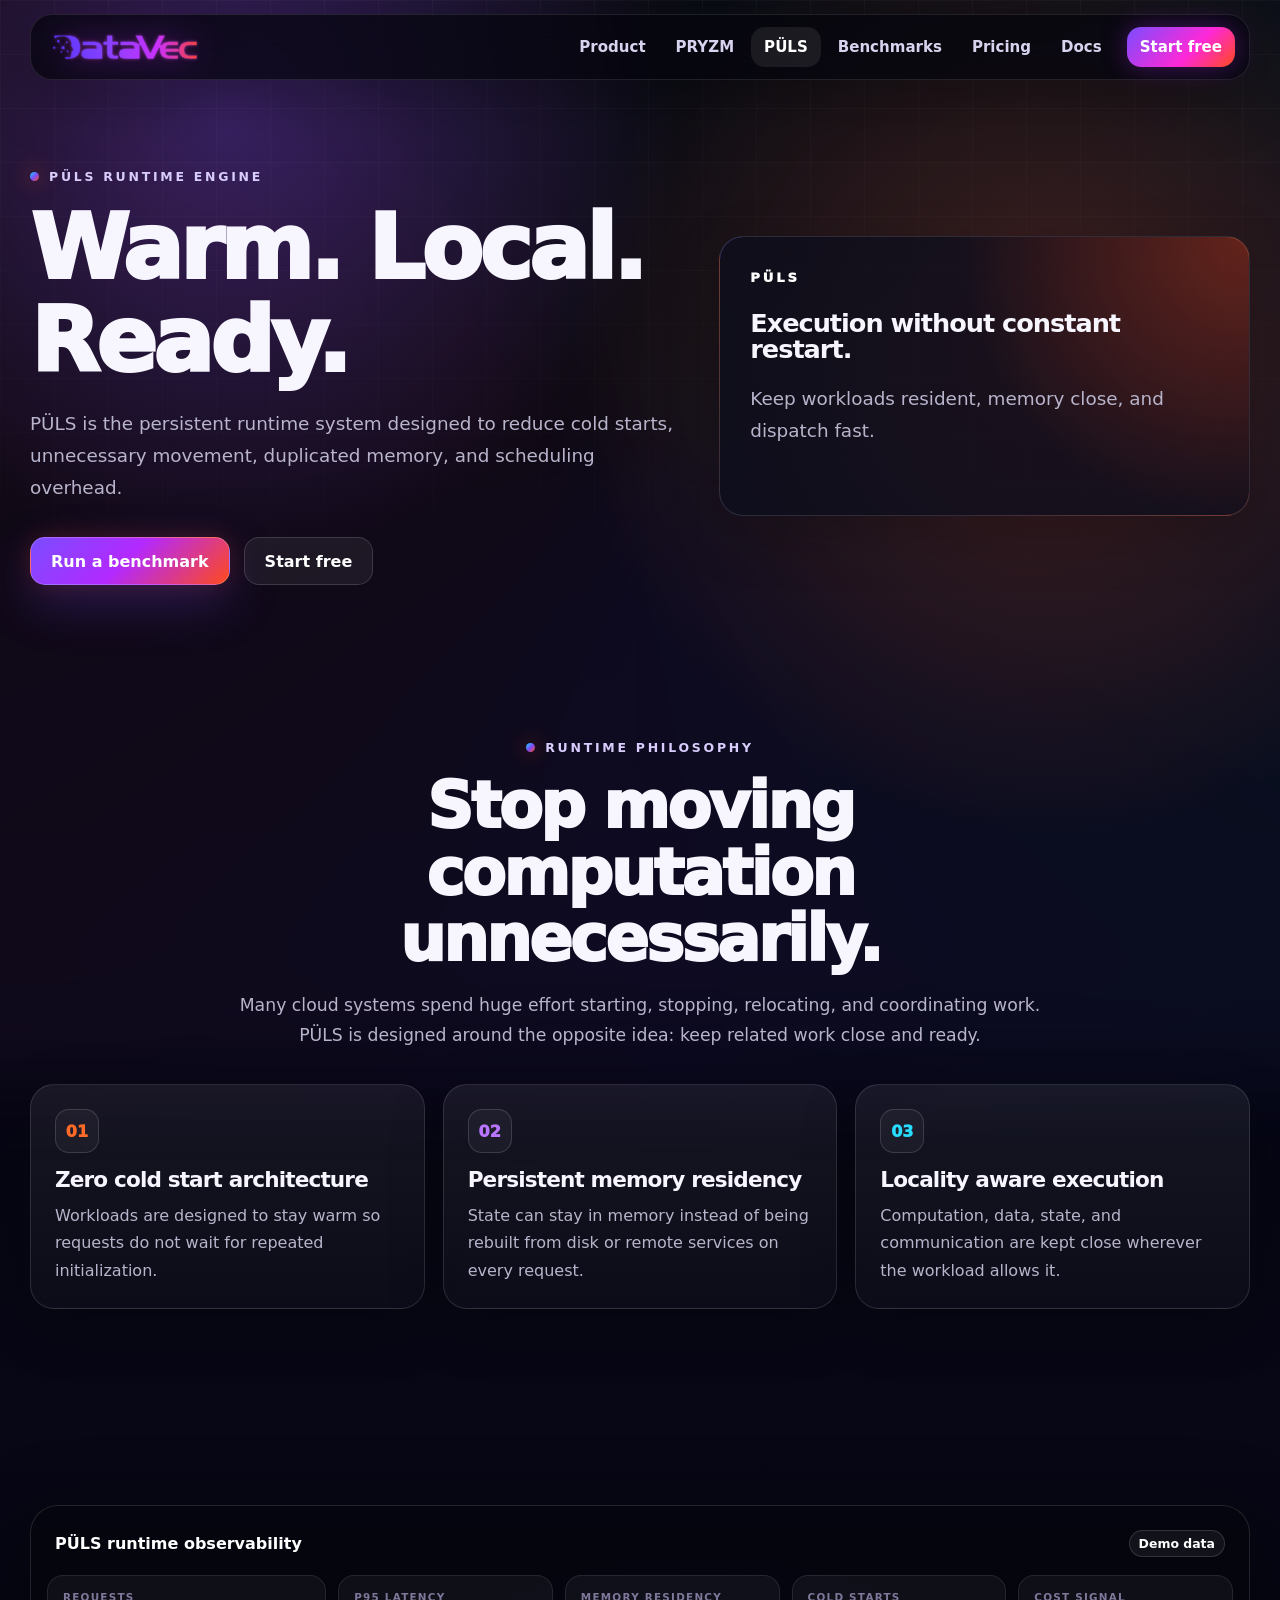
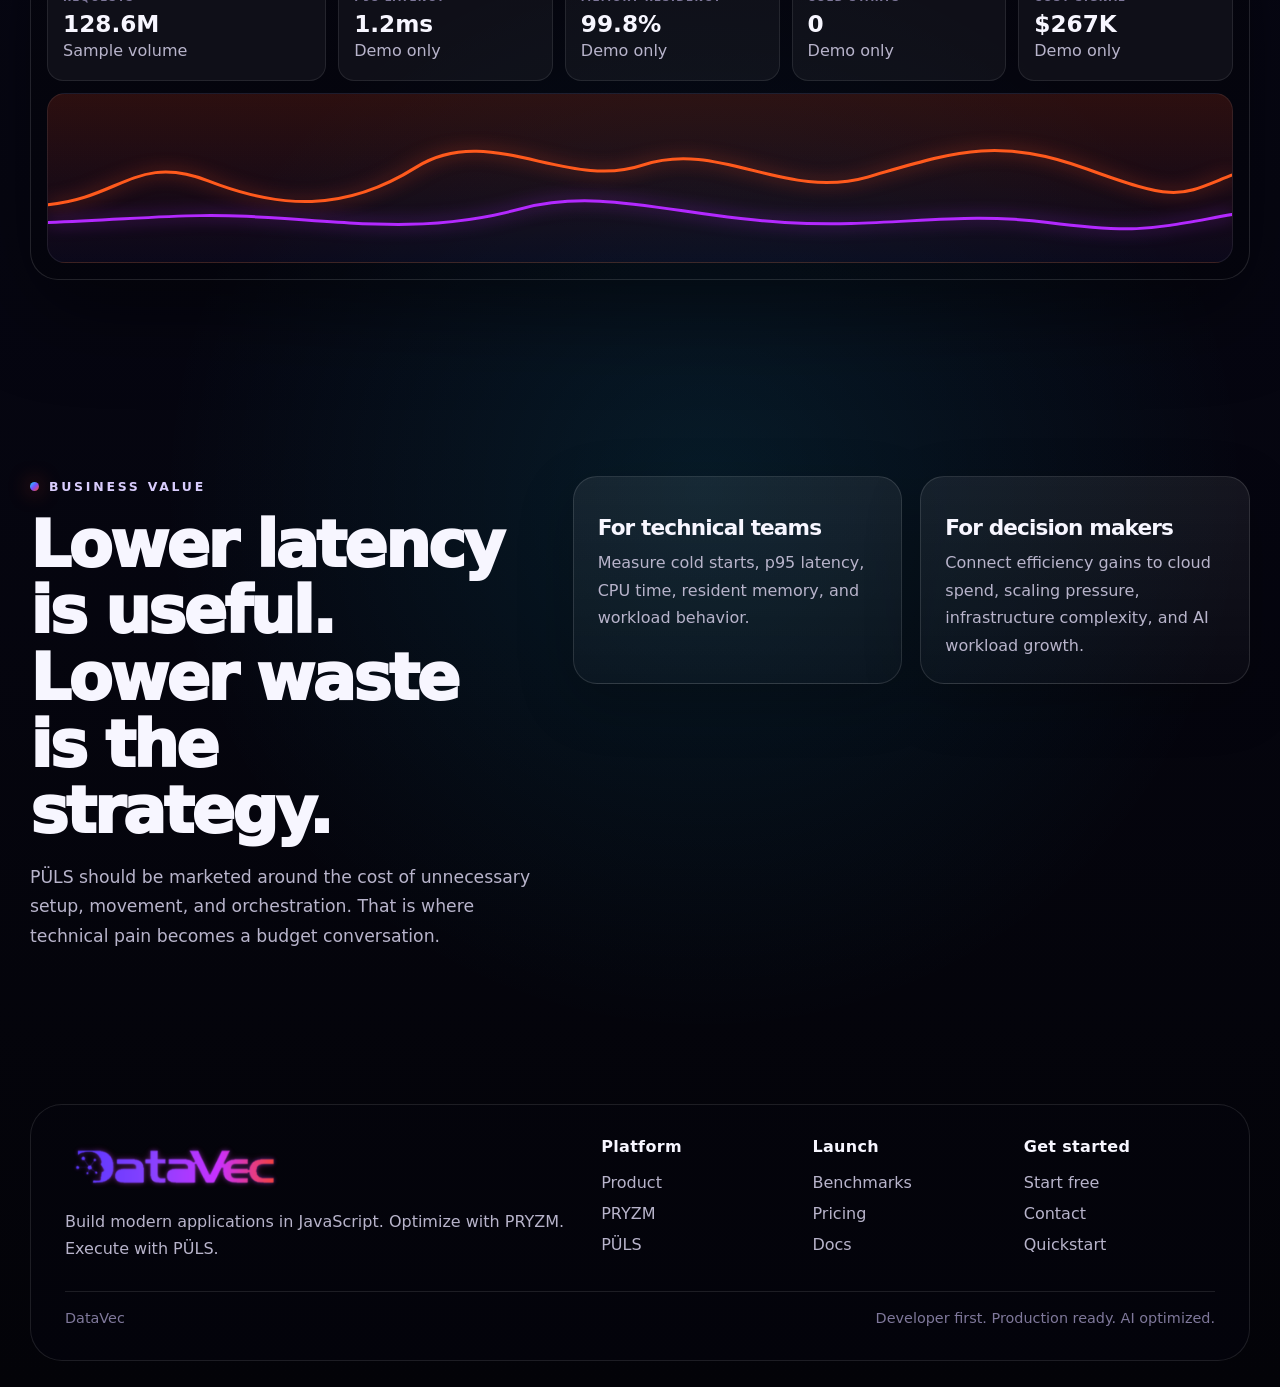
<file: datavec_launch_site/puls.html>
<!doctype html>
<html lang="en">
<head>
  <meta charset="utf-8" />
  <meta name="viewport" content="width=device-width, initial-scale=1" />
  <title>PÜLS | Persistent runtime engine</title>
  <meta name="description" content="PÜLS keeps workloads warm, local, and ready to execute." />
  <link rel="icon" href="assets/favicon.svg" type="image/svg+xml" />
  <link rel="stylesheet" href="assets/site.css" />
</head>
<body>
  
<header class="site-header">
  <a class="brand" href="index.html" aria-label="DataVec home"><img src="assets/logo.png" alt="DataVec" /></a>
  <button class="nav-toggle" type="button" aria-label="Open navigation" aria-expanded="false"><span></span><span></span><span></span></button>
  <nav class="nav-links" aria-label="Main navigation">
    <a class="" href="product.html">Product</a><a class="" href="pryzm.html">PRYZM</a><a class="active" href="puls.html">PÜLS</a><a class="" href="benchmarks.html">Benchmarks</a><a class="" href="pricing.html">Pricing</a><a class="" href="docs.html">Docs</a>
    <a class="nav-cta" href="pricing.html#free">Start free</a>
  </nav>
</header>
  
<main>
  <section class="page-hero"><div class="page-hero-inner"><div><span class="eyebrow">PÜLS runtime engine</span><h1>Warm. Local. Ready.</h1><p>PÜLS is the persistent runtime system designed to reduce cold starts, unnecessary movement, duplicated memory, and scheduling overhead.</p><div class="hero-actions"><a class="button primary" href="benchmarks.html">Run a benchmark</a><a class="button secondary" href="pricing.html#free">Start free</a></div></div><div class="feature-card puls-card"><span class="product-label">PÜLS</span><h3>Execution without constant restart.</h3><p>Keep workloads resident, memory close, and dispatch fast.</p></div></div></section>
  <section class="section-pad"><div class="section-heading center"><span class="eyebrow">Runtime philosophy</span><h2>Stop moving computation unnecessarily.</h2><p>Many cloud systems spend huge effort starting, stopping, relocating, and coordinating work. PÜLS is designed around the opposite idea: keep related work close and ready.</p></div><div class="cards three"><article class="card"><span class="card-icon orange">01</span><h3>Zero cold start architecture</h3><p>Workloads are designed to stay warm so requests do not wait for repeated initialization.</p></article><article class="card"><span class="card-icon purple">02</span><h3>Persistent memory residency</h3><p>State can stay in memory instead of being rebuilt from disk or remote services on every request.</p></article><article class="card"><span class="card-icon cyan">03</span><h3>Locality aware execution</h3><p>Computation, data, state, and communication are kept close wherever the workload allows it.</p></article></div></section>
  <section class="section-pad">
<div class="dashboard" aria-label="PÜLS observability dashboard sample">
  <div class="dash-bar"><span>PÜLS runtime observability</span><span class="pill">Demo data</span></div>
  <div class="dash-grid">
    <div class="dash-box"><small>Requests</small><strong>128.6M</strong><p>Sample volume</p></div>
    <div class="dash-box"><small>P95 latency</small><strong>1.2ms</strong><p>Demo only</p></div>
    <div class="dash-box"><small>Memory residency</small><strong>99.8%</strong><p>Demo only</p></div>
    <div class="dash-box"><small>Cold starts</small><strong>0</strong><p>Demo only</p></div>
    <div class="dash-box"><small>Cost signal</small><strong>$267K</strong><p>Demo only</p></div>
    <div class="dash-chart"><svg viewBox="0 0 900 170" preserveAspectRatio="none"><path class="p1" d="M0 112 C55 105 68 60 122 88 S225 120 280 74 S394 98 452 72 S560 108 623 84 S720 42 790 76 S860 103 900 82"/><path class="p2" d="M0 130 C80 126 110 119 180 126 S300 138 360 116 S480 124 560 130 S690 118 760 130 S840 136 900 122"/></svg></div>
  </div>
</div>
</section>
  <section class="section-pad split-section"><div class="section-heading"><span class="eyebrow">Business value</span><h2>Lower latency is useful. Lower waste is the strategy.</h2><p>PÜLS should be marketed around the cost of unnecessary setup, movement, and orchestration. That is where technical pain becomes a budget conversation.</p></div><div class="cards two"><article class="card"><h3>For technical teams</h3><p>Measure cold starts, p95 latency, CPU time, resident memory, and workload behavior.</p></article><article class="card"><h3>For decision makers</h3><p>Connect efficiency gains to cloud spend, scaling pressure, infrastructure complexity, and AI workload growth.</p></article></div></section>
</main>

  
<footer class="site-footer">
  <div class="footer-main">
    <div>
      <img src="assets/logo.png" alt="DataVec" class="footer-logo" />
      <p>Build modern applications in JavaScript. Optimize with PRYZM. Execute with PÜLS.</p>
    </div>
    <div class="footer-grid">
      <div><h4>Platform</h4><a href="product.html">Product</a><a href="pryzm.html">PRYZM</a><a href="puls.html">PÜLS</a></div>
      <div><h4>Launch</h4><a href="benchmarks.html">Benchmarks</a><a href="pricing.html">Pricing</a><a href="docs.html">Docs</a></div>
      <div><h4>Get started</h4><a href="pricing.html#free">Start free</a><a href="contact.html">Contact</a><a href="docs.html#quickstart">Quickstart</a></div>
    </div>
  </div>
  <div class="footer-bottom"><span>DataVec</span><span>Developer first. Production ready. AI optimized.</span></div>
</footer>
  <script src="assets/site.js"></script>
</body>
</html>
</file>
<file: datavec_launch_site/assets/site.css>
:root{
  --bg:#05050d;
  --bg2:#09091a;
  --panel:rgba(12,13,28,.78);
  --panel2:rgba(20,20,43,.74);
  --line:rgba(255,255,255,.12);
  --text:#f7f6ff;
  --muted:#b8b4cb;
  --dim:#7f789b;
  --purple:#7a4dff;
  --violet:#b329ff;
  --magenta:#ff28d7;
  --orange:#ff4a1c;
  --amber:#ff8a21;
  --cyan:#15d9ff;
  --green:#46f5bd;
  --shadow:0 30px 90px rgba(0,0,0,.45);
  --radius:24px;
  --max:1220px;
}
*{box-sizing:border-box}
html{scroll-behavior:smooth}
body{
  margin:0;
  min-height:100vh;
  font-family:Inter, ui-sans-serif, system-ui, -apple-system, BlinkMacSystemFont, "Segoe UI", sans-serif;
  color:var(--text);
  background:
    radial-gradient(circle at 18% 4%, rgba(122,77,255,.36), transparent 28rem),
    radial-gradient(circle at 82% 12%, rgba(255,74,28,.26), transparent 30rem),
    radial-gradient(circle at 55% 70%, rgba(21,217,255,.10), transparent 34rem),
    linear-gradient(180deg, #05050d 0%, #070715 48%, #030308 100%);
  overflow-x:hidden;
}
body::before{
  content:"";
  position:fixed;
  inset:0;
  pointer-events:none;
  z-index:-3;
  background-image:
    linear-gradient(rgba(255,255,255,.035) 1px, transparent 1px),
    linear-gradient(90deg, rgba(255,255,255,.035) 1px, transparent 1px);
  background-size:54px 54px;
  mask-image:linear-gradient(to bottom, rgba(0,0,0,.85), transparent 84%);
}
body::after{
  content:"";
  position:fixed;
  inset:-20%;
  pointer-events:none;
  z-index:-2;
  background:conic-gradient(from 180deg at 50% 50%, rgba(122,77,255,.08), rgba(255,74,28,.06), rgba(21,217,255,.06), rgba(122,77,255,.08));
  filter:blur(60px);
  opacity:.9;
}
a{color:inherit;text-decoration:none}
img{max-width:100%;display:block}
p{color:var(--muted);line-height:1.72;margin:0}
h1,h2,h3,h4{margin:0;line-height:1.04;letter-spacing:-.04em}
h1{font-size:clamp(3.4rem,9vw,8.5rem);font-weight:950}
h2{font-size:clamp(2.1rem,5vw,4.6rem);font-weight:920}
h3{font-size:clamp(1.35rem,2vw,2.05rem);font-weight:860}
h4{font-size:1rem;letter-spacing:.02em}
ul{padding-left:1.1rem;color:var(--muted);line-height:1.8;margin:0}
code,pre{font-family:"SFMono-Regular",Consolas,"Liberation Mono",monospace}

.site-header{
  position:sticky;
  top:0;
  z-index:50;
  display:flex;
  align-items:center;
  justify-content:space-between;
  gap:24px;
  width:min(var(--max), calc(100% - 36px));
  margin:14px auto 0;
  padding:12px 14px;
  border:1px solid rgba(255,255,255,.1);
  border-radius:22px;
  background:rgba(5,5,13,.72);
  backdrop-filter:blur(18px);
  box-shadow:0 18px 60px rgba(0,0,0,.28);
}
.brand{display:flex;align-items:center;min-width:168px}
.brand img{height:40px;width:auto;filter:drop-shadow(0 0 16px rgba(183,45,255,.35))}
.nav-links{display:flex;align-items:center;gap:4px}
.nav-links a{
  color:#d8d3ee;
  padding:11px 13px;
  border-radius:14px;
  font-size:.94rem;
  font-weight:760;
  transition:.2s ease;
}
.nav-links a:hover,.nav-links a.active{background:rgba(255,255,255,.08);color:#fff}
.nav-links .nav-cta{
  margin-left:8px;
  color:#fff;
  background:linear-gradient(135deg,var(--purple),var(--magenta) 60%,var(--orange));
  box-shadow:0 0 26px rgba(183,45,255,.34);
}
.nav-toggle{display:none;background:transparent;border:0;padding:8px;cursor:pointer}
.nav-toggle span{display:block;width:26px;height:2px;background:#fff;margin:5px 0;border-radius:20px}

.section-pad{width:min(var(--max), calc(100% - 36px));margin:0 auto;padding:98px 0}
.compact-top{padding-top:56px}
.hero{display:grid;grid-template-columns:minmax(0,1.02fr) minmax(360px,.98fr);align-items:center;gap:56px;min-height:calc(100vh - 90px);padding-top:70px}
.eyebrow{
  display:inline-flex;
  align-items:center;
  gap:10px;
  margin-bottom:18px;
  color:#d9cdfd;
  font-size:.78rem;
  font-weight:900;
  letter-spacing:.22em;
  text-transform:uppercase;
}
.eyebrow::before{content:"";width:9px;height:9px;border-radius:999px;background:linear-gradient(135deg,var(--cyan),var(--purple),var(--orange));box-shadow:0 0 20px rgba(255,74,28,.65)}
.gradient-text{background:linear-gradient(90deg,#7b51ff 0%,#fff 34%,#fff 54%,#ff4a1c 78%);-webkit-background-clip:text;background-clip:text;color:transparent;text-shadow:0 0 50px rgba(122,77,255,.2)}
.hero-sub{font-size:1.2rem;max-width:690px;margin-top:20px}
.hero-actions{display:flex;align-items:center;flex-wrap:wrap;gap:14px;margin-top:34px}
.button{
  display:inline-flex;
  align-items:center;
  justify-content:center;
  gap:10px;
  min-height:48px;
  padding:0 20px;
  border-radius:15px;
  border:1px solid rgba(255,255,255,.14);
  font-weight:900;
  transition:.2s ease;
}
.button.primary{background:linear-gradient(135deg,var(--purple),var(--violet) 48%,var(--orange));box-shadow:0 18px 50px rgba(122,77,255,.25),0 0 26px rgba(255,74,28,.18);color:white;border-color:rgba(255,255,255,.22)}
.button.secondary{background:rgba(255,255,255,.06);color:white}
.button.ghost{background:transparent;border-color:rgba(255,255,255,.18);color:white}
.button:hover{transform:translateY(-2px);box-shadow:0 22px 56px rgba(122,77,255,.28)}
.button.full{width:100%}
.text-link{color:#fff;font-weight:850;border-bottom:1px solid rgba(255,255,255,.35);padding-bottom:3px}
.value-row{display:flex;gap:10px;flex-wrap:wrap;margin-top:28px}
.value-row span{padding:9px 12px;border:1px solid rgba(255,255,255,.12);border-radius:999px;background:rgba(255,255,255,.045);color:#d4d0e8;font-size:.88rem;font-weight:760}

.hero-visual{
  position:relative;
  min-height:620px;
  border:1px solid rgba(255,255,255,.12);
  border-radius:34px;
  background:
    radial-gradient(circle at 50% 26%, rgba(122,77,255,.24), transparent 18rem),
    radial-gradient(circle at 80% 46%, rgba(255,74,28,.18), transparent 16rem),
    rgba(8,8,20,.64);
  box-shadow:var(--shadow), inset 0 0 80px rgba(255,255,255,.03);
  overflow:hidden;
}
.hero-visual::before{content:"";position:absolute;inset:0;background:linear-gradient(90deg,transparent,rgba(255,255,255,.09),transparent);transform:translateX(-100%);animation:shine 7s infinite}
@keyframes shine{0%,42%{transform:translateX(-100%)}72%,100%{transform:translateX(100%)}}
.visual-topline{position:absolute;left:26px;top:22px;color:#fff;font-size:.76rem;font-weight:900;letter-spacing:.22em;text-transform:uppercase}
.visual-stage{position:absolute;width:200px;padding:18px;border:1px solid rgba(255,255,255,.13);border-radius:20px;background:rgba(6,6,17,.78);box-shadow:0 20px 60px rgba(0,0,0,.28)}
.visual-stage strong{display:block;font-size:1.3rem;letter-spacing:-.02em;margin:4px 0 7px}.stage-kicker{font-size:.72rem;color:var(--dim);text-transform:uppercase;letter-spacing:.16em;font-weight:900}.visual-stage code{font-size:.72rem;color:#c7c2dc}.visual-code{left:28px;top:86px}.visual-pryzm{right:34px;top:92px}.visual-result{left:calc(50% - 100px);bottom:34px;text-align:center}
.visual-prism{position:absolute;left:50%;top:48%;width:260px;height:260px;transform:translate(-50%,-50%)}
.prism-core{position:absolute;inset:24px;clip-path:polygon(50% 0,100% 88%,0 88%);background:linear-gradient(145deg,rgba(255,255,255,.12),rgba(122,77,255,.05));border:3px solid rgba(255,255,255,.48);filter:drop-shadow(0 0 26px rgba(122,77,255,.9))}
.prism-core::after{content:"";position:absolute;inset:12px;clip-path:polygon(50% 0,100% 88%,0 88%);border:1px solid rgba(255,255,255,.28)}
.beam{position:absolute;height:3px;border-radius:999px;transform-origin:left;filter:blur(.2px);opacity:.92}.beam.in{left:-160px;top:108px;width:205px;background:linear-gradient(90deg,transparent,#fff)}.beam.out1{left:150px;top:108px;width:230px;background:linear-gradient(90deg,#fff,#6b5cff,#15d9ff,#46f5bd,#ffbf2f,#ff4a1c);transform:rotate(1deg);box-shadow:0 0 24px rgba(255,74,28,.5)}.beam.out2{left:150px;top:116px;width:220px;background:linear-gradient(90deg,#fff,#b329ff,#ff4a1c);transform:rotate(9deg);opacity:.55}.beam.out3{left:150px;top:100px;width:220px;background:linear-gradient(90deg,#fff,#15d9ff,#46f5bd);transform:rotate(-8deg);opacity:.55}
.visual-puls{position:absolute;right:42px;bottom:124px;width:230px;height:230px}.pulse-ring{position:absolute;inset:18px;border:3px solid var(--orange);border-radius:50%;box-shadow:0 0 24px rgba(255,74,28,.75),inset 0 0 28px rgba(255,74,28,.25);animation:pulse 2.8s infinite}.ring-two{inset:2px;opacity:.34;animation-delay:.7s}.visual-puls svg{position:absolute;inset:58px 8px auto 8px;width:210px}.visual-puls path{fill:none;stroke:#ff5a1d;stroke-width:7;stroke-linejoin:round;stroke-linecap:round;filter:drop-shadow(0 0 12px rgba(255,74,28,.9))}@keyframes pulse{50%{transform:scale(1.04);opacity:.72}}

.section-heading{max-width:820px;margin-bottom:34px}.section-heading.center{text-align:center;margin-left:auto;margin-right:auto}.section-heading p{font-size:1.08rem;margin-top:18px}.kicker{color:#fff;font-weight:900;letter-spacing:.12em;text-transform:uppercase;font-size:.78rem}.cards{display:grid;gap:18px}.cards.two{grid-template-columns:repeat(2,minmax(0,1fr))}.cards.three{grid-template-columns:repeat(3,minmax(0,1fr))}.cards.four{grid-template-columns:repeat(4,minmax(0,1fr))}.cards.five{grid-template-columns:repeat(5,minmax(0,1fr))}.card,.feature-card,.price-card,.metric-card,.faq-item,.code-panel,.compare-card,.contact-card,.doc-card{
  border:1px solid rgba(255,255,255,.12);
  border-radius:var(--radius);
  background:linear-gradient(180deg,rgba(255,255,255,.065),rgba(255,255,255,.025));
  box-shadow:0 18px 55px rgba(0,0,0,.22);
}
.card{padding:24px}.card h3{font-size:1.35rem;margin-top:16px;margin-bottom:10px}.card-icon{display:inline-flex;align-items:center;justify-content:center;width:44px;height:44px;border-radius:14px;font-weight:950;border:1px solid rgba(255,255,255,.14);background:rgba(255,255,255,.04)}.purple{color:#b875ff}.cyan{color:#28dcff}.orange{color:#ff6a28}.green{color:#46f5bd}
.split-section{display:grid;grid-template-columns:.85fr 1.15fr;gap:42px;align-items:start}.product-pair{display:grid;grid-template-columns:1fr 1fr;gap:20px}.feature-card{position:relative;overflow:hidden;padding:30px;min-height:280px}.feature-card::before{content:"";position:absolute;inset:-1px;border-radius:inherit;padding:1px;background:linear-gradient(135deg,rgba(122,77,255,.9),transparent 45%,rgba(255,74,28,.76));mask:linear-gradient(#000 0 0) content-box,linear-gradient(#000 0 0);mask-composite:exclude;pointer-events:none}.feature-card h3{margin:24px 0 16px}.feature-card a{display:inline-flex;margin-top:20px;color:#fff;font-weight:900}.product-label{font-size:.82rem;letter-spacing:.22em;text-transform:uppercase;font-weight:950;color:#fff}.pryzm-card{background:radial-gradient(circle at top left,rgba(122,77,255,.36),transparent 18rem),rgba(12,13,28,.72)}.puls-card{background:radial-gradient(circle at top right,rgba(255,74,28,.35),transparent 18rem),rgba(12,13,28,.72)}
.dark-panel{position:relative;border:1px solid rgba(255,255,255,.1);border-radius:36px;background:linear-gradient(180deg,rgba(7,8,21,.8),rgba(3,3,9,.8));padding-left:36px;padding-right:36px;box-shadow:var(--shadow)}.timeline{display:grid;grid-template-columns:repeat(4,minmax(0,1fr));gap:16px}.step{position:relative;padding:24px;border:1px solid rgba(255,255,255,.1);border-radius:22px;background:rgba(255,255,255,.035)}.step span{display:inline-flex;align-items:center;justify-content:center;width:40px;height:40px;border-radius:12px;background:linear-gradient(135deg,var(--purple),var(--orange));font-weight:950}.step h3{font-size:1.2rem;margin:18px 0 10px}.use-grid{display:grid;grid-template-columns:repeat(3,1fr);gap:14px}.use-grid div{padding:20px;border-radius:20px;border:1px solid rgba(255,255,255,.11);background:rgba(255,255,255,.04);font-weight:860;color:#fff}.pricing-grid{display:grid;grid-template-columns:repeat(3,minmax(0,1fr));gap:20px}.price-card{position:relative;padding:30px}.price-card.highlighted{border-color:rgba(183,45,255,.55);box-shadow:0 0 0 1px rgba(183,45,255,.18),0 30px 70px rgba(183,45,255,.14)}.plan-badge{position:absolute;right:20px;top:18px;color:#fff;background:linear-gradient(135deg,var(--purple),var(--magenta));border-radius:999px;padding:7px 10px;font-size:.72rem;font-weight:950;text-transform:uppercase;letter-spacing:.08em}.price{color:#fff;font-size:3rem;line-height:1;font-weight:950;letter-spacing:-.05em;margin:18px 0 12px}.price span{font-size:1rem;color:var(--muted);letter-spacing:0}.price-card ul{margin:22px 0}.price-note{font-size:.86rem;color:var(--dim);margin-top:14px}.final-cta{display:flex;align-items:center;justify-content:space-between;gap:24px;border:1px solid rgba(255,255,255,.11);border-radius:36px;padding:42px;background:radial-gradient(circle at 15% 30%,rgba(122,77,255,.25),transparent 24rem),radial-gradient(circle at 85% 50%,rgba(255,74,28,.22),transparent 24rem),rgba(255,255,255,.035)}.final-cta div{max-width:740px}.final-cta p{margin-top:14px}

.page-hero{width:min(var(--max),calc(100% - 36px));margin:0 auto;padding:86px 0 54px}.page-hero-inner{display:grid;grid-template-columns:1fr .82fr;gap:42px;align-items:center}.page-hero h1{font-size:clamp(3rem,7vw,6.8rem)}.page-hero p{font-size:1.15rem;margin-top:20px}.mini-panel{border:1px solid rgba(255,255,255,.12);border-radius:30px;background:radial-gradient(circle at top left,rgba(122,77,255,.28),transparent 19rem),rgba(255,255,255,.04);padding:28px;box-shadow:var(--shadow)}.mini-panel-title{font-weight:950;text-transform:uppercase;letter-spacing:.18em;color:#d9cdfd;font-size:.76rem;margin-bottom:18px}.mini-grid{display:grid;grid-template-columns:1fr 1fr;gap:12px}.mini-grid div{padding:16px;border-radius:16px;background:rgba(0,0,0,.24);border:1px solid rgba(255,255,255,.1)}.mini-grid strong{display:block;color:#fff;margin-bottom:5px}.mini-grid span{color:var(--muted);font-size:.9rem}

.architecture{display:grid;grid-template-columns:1fr auto 1fr auto 1fr;gap:14px;align-items:stretch}.arch-card{padding:24px;border:1px solid rgba(255,255,255,.12);border-radius:24px;background:rgba(255,255,255,.04)}.arch-card h3{font-size:1.35rem;margin-bottom:10px}.arch-arrow{display:flex;align-items:center;color:#fff;font-size:2rem;font-weight:950}.code-compare{display:grid;grid-template-columns:1fr 1fr;gap:18px}.code-panel{overflow:hidden}.code-panel header{display:flex;align-items:center;justify-content:space-between;padding:14px 16px;border-bottom:1px solid rgba(255,255,255,.1);color:#fff;font-weight:900;text-transform:uppercase;letter-spacing:.12em;font-size:.75rem}.code-panel pre{margin:0;padding:20px;color:#e9e4ff;overflow:auto;font-size:.9rem;line-height:1.7;background:rgba(0,0,0,.22)}.code-panel .accent{color:#ff7b35}.code-panel .purple-code{color:#d766ff}.dashboard{border:1px solid rgba(255,255,255,.12);border-radius:28px;background:rgba(0,0,0,.28);padding:16px;box-shadow:var(--shadow)}.dash-bar{display:flex;align-items:center;justify-content:space-between;padding:8px 8px 18px;color:#fff;font-weight:900}.dash-grid{display:grid;grid-template-columns:1.3fr repeat(4,1fr);gap:12px}.dash-box{padding:15px;border-radius:16px;background:rgba(255,255,255,.045);border:1px solid rgba(255,255,255,.09)}.dash-box small{display:block;color:var(--dim);text-transform:uppercase;letter-spacing:.12em;font-weight:900;font-size:.65rem}.dash-box strong{display:block;font-size:1.45rem;margin-top:7px}.dash-chart{grid-column:1/-1;height:170px;border-radius:18px;background:linear-gradient(180deg,rgba(255,74,28,.16),rgba(122,77,255,.06));position:relative;overflow:hidden;border:1px solid rgba(255,255,255,.08)}.dash-chart svg{position:absolute;inset:0;width:100%;height:100%}.dash-chart path{fill:none;stroke-width:3;stroke-linecap:round}.dash-chart .p1{stroke:#ff5a1d;filter:drop-shadow(0 0 8px rgba(255,74,28,.7))}.dash-chart .p2{stroke:#b329ff;filter:drop-shadow(0 0 8px rgba(183,45,255,.7))}.table-wrap{overflow:auto;border:1px solid rgba(255,255,255,.1);border-radius:24px;background:rgba(255,255,255,.035)}table{width:100%;border-collapse:collapse;color:#d8d3ee}th,td{padding:16px 18px;text-align:left;border-bottom:1px solid rgba(255,255,255,.08)}th{color:#fff;text-transform:uppercase;font-size:.74rem;letter-spacing:.15em}tr:last-child td{border-bottom:0}.pill{display:inline-flex;border:1px solid rgba(255,255,255,.14);border-radius:999px;padding:5px 9px;font-size:.78rem;color:#fff;background:rgba(255,255,255,.055)}

.faq-list{display:grid;gap:12px}.faq-item{overflow:hidden}.faq-question{width:100%;display:flex;align-items:center;justify-content:space-between;gap:18px;padding:20px 22px;color:#fff;background:transparent;border:0;text-align:left;font:inherit;font-weight:900;cursor:pointer}.faq-question span:last-child{color:var(--orange);font-size:1.4rem}.faq-answer{display:none;padding:0 22px 22px}.faq-item.open .faq-answer{display:block}.faq-answer p{max-width:900px}.billing-grid{display:grid;grid-template-columns:1fr 1fr;gap:20px}.meter-card{padding:24px;border:1px solid rgba(255,255,255,.1);border-radius:24px;background:rgba(255,255,255,.04)}.meter-card h3{font-size:1.25rem;margin-bottom:10px}.doc-layout{display:grid;grid-template-columns:280px 1fr;gap:28px;align-items:start}.doc-sidebar{position:sticky;top:104px;border:1px solid rgba(255,255,255,.1);border-radius:24px;background:rgba(255,255,255,.04);padding:16px}.doc-sidebar a{display:block;padding:11px 12px;border-radius:14px;color:#d8d3ee;font-weight:800}.doc-sidebar a:hover{background:rgba(255,255,255,.07);color:#fff}.doc-content{display:grid;gap:18px}.doc-card{padding:26px}.doc-card h2{font-size:2rem;margin-bottom:14px}.command{padding:16px;border-radius:16px;background:#020208;border:1px solid rgba(255,255,255,.1);color:#e9e4ff;overflow:auto;margin-top:14px}.contact-grid{display:grid;grid-template-columns:.9fr 1.1fr;gap:28px}.contact-card{padding:30px}.form-grid{display:grid;gap:14px}label{display:grid;gap:8px;color:#fff;font-weight:800}input,select,textarea{width:100%;border:1px solid rgba(255,255,255,.13);border-radius:15px;background:rgba(0,0,0,.28);color:#fff;padding:14px 15px;font:inherit;outline:none}textarea{min-height:130px;resize:vertical}input:focus,textarea:focus,select:focus{border-color:rgba(183,45,255,.75);box-shadow:0 0 0 4px rgba(183,45,255,.14)}

.site-footer{width:min(var(--max),calc(100% - 36px));margin:20px auto 26px;padding:34px;border:1px solid rgba(255,255,255,.1);border-radius:32px;background:rgba(5,5,13,.72)}.footer-main{display:grid;grid-template-columns:.9fr 1.1fr;gap:34px}.footer-logo{width:220px;margin-bottom:14px}.footer-grid{display:grid;grid-template-columns:repeat(3,1fr);gap:20px}.footer-grid h4{margin-bottom:12px}.footer-grid a{display:block;color:var(--muted);padding:6px 0}.footer-grid a:hover{color:#fff}.footer-bottom{margin-top:28px;padding-top:18px;border-top:1px solid rgba(255,255,255,.1);display:flex;justify-content:space-between;gap:18px;color:var(--dim);font-size:.9rem}

@media (max-width:1050px){.hero,.page-hero-inner,.split-section,.contact-grid{grid-template-columns:1fr}.hero-visual{min-height:560px}.cards.four,.cards.five{grid-template-columns:repeat(2,1fr)}.timeline,.pricing-grid,.cards.three{grid-template-columns:1fr 1fr}.architecture{grid-template-columns:1fr}.arch-arrow{justify-content:center;transform:rotate(90deg)}.dash-grid{grid-template-columns:1fr 1fr}.doc-layout{grid-template-columns:1fr}.doc-sidebar{position:static}.footer-main{grid-template-columns:1fr}}
@media (max-width:760px){.site-header{width:calc(100% - 24px);margin-top:10px}.brand img{height:34px}.nav-toggle{display:block}.nav-links{display:none;position:absolute;top:72px;left:0;right:0;flex-direction:column;align-items:stretch;padding:12px;border:1px solid rgba(255,255,255,.1);border-radius:22px;background:rgba(5,5,13,.96)}.nav-links.open{display:flex}.nav-links .nav-cta{margin-left:0}.section-pad{width:calc(100% - 28px);padding:70px 0}.page-hero{width:calc(100% - 28px);padding-top:64px}.hero{min-height:auto;padding-top:58px}.hero-visual{min-height:520px}.visual-stage{width:170px}.visual-code{left:18px}.visual-pryzm{right:18px}.visual-result{left:50%;transform:translateX(-50%)}.visual-prism{width:210px;height:210px}.visual-puls{right:20px;width:190px;height:190px}.cards.two,.cards.four,.cards.five,.timeline,.pricing-grid,.product-pair,.use-grid,.code-compare,.billing-grid,.dash-grid,.footer-grid,.mini-grid{grid-template-columns:1fr}.dark-panel{padding-left:18px;padding-right:18px;border-radius:26px}.final-cta{display:block;padding:28px}.final-cta .button{margin-top:24px}.footer-bottom{flex-direction:column}h1{font-size:clamp(3.1rem,18vw,5rem)}}
</file>
